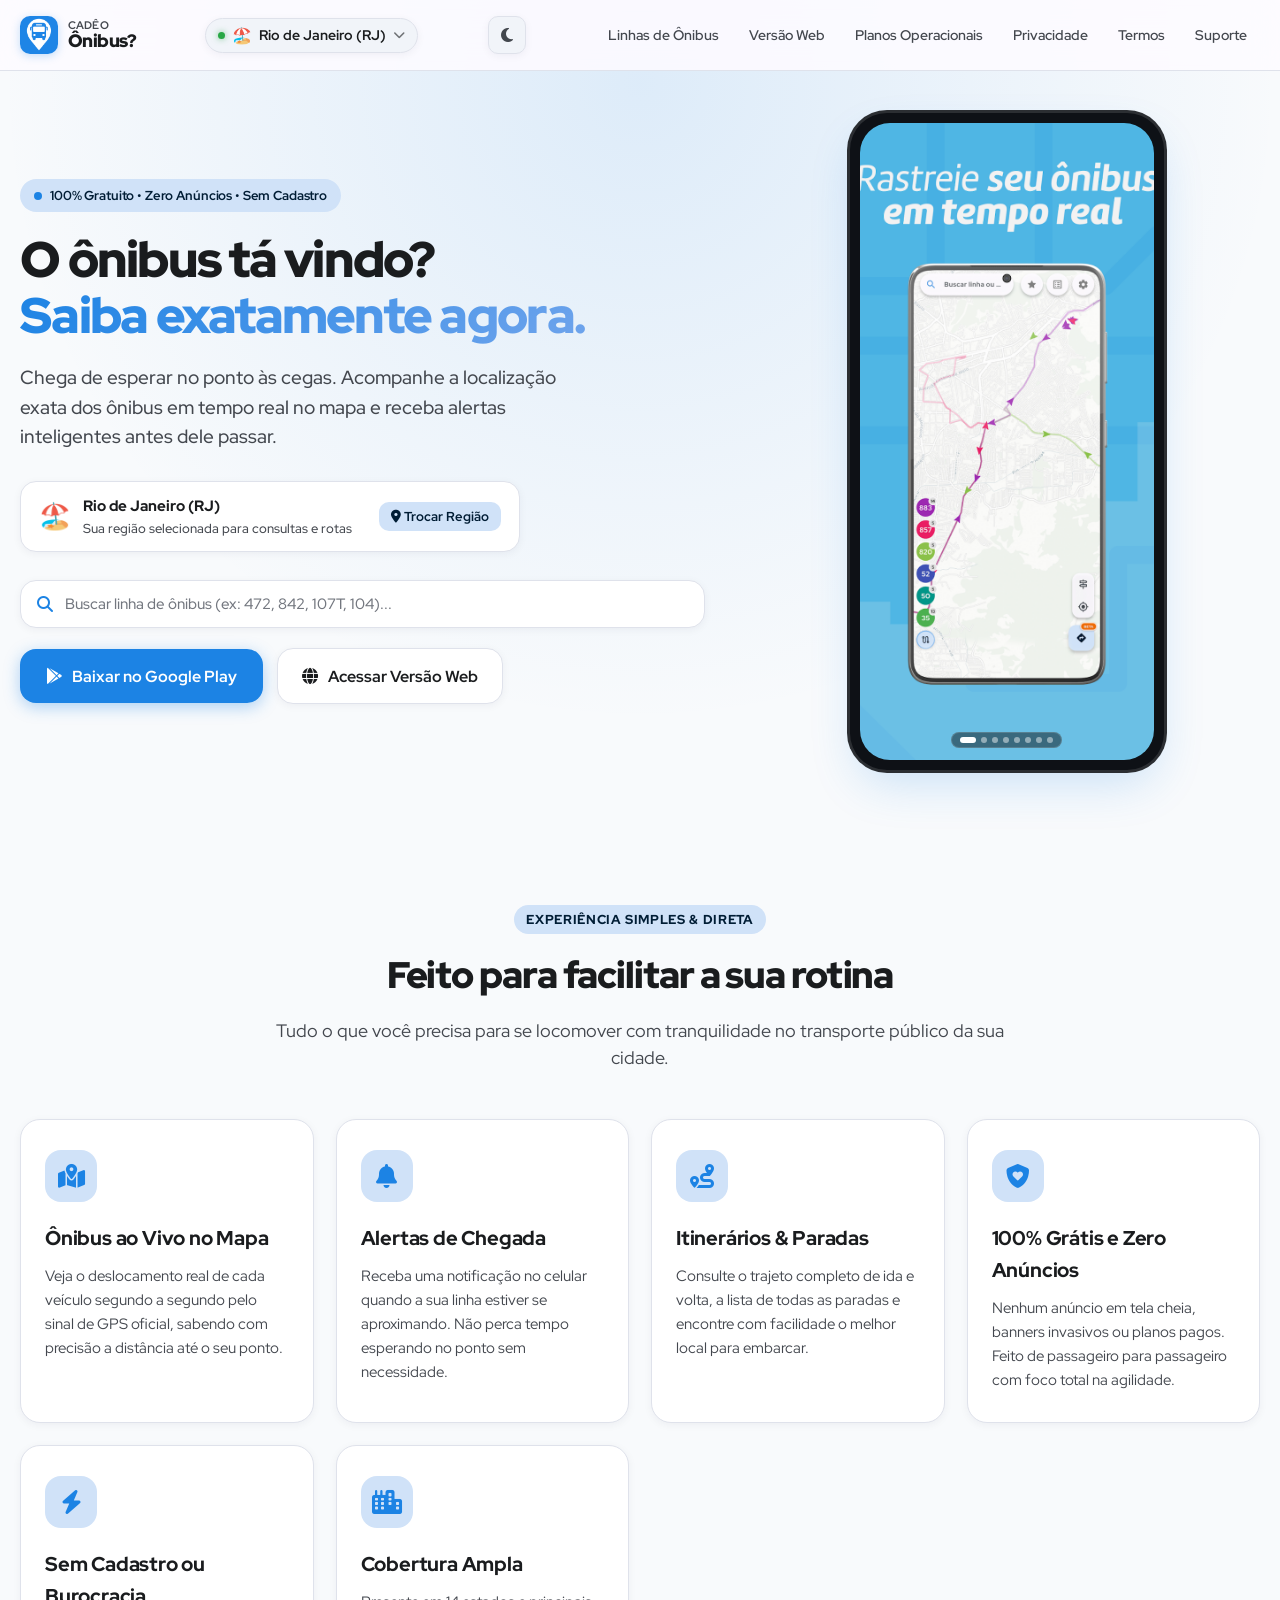
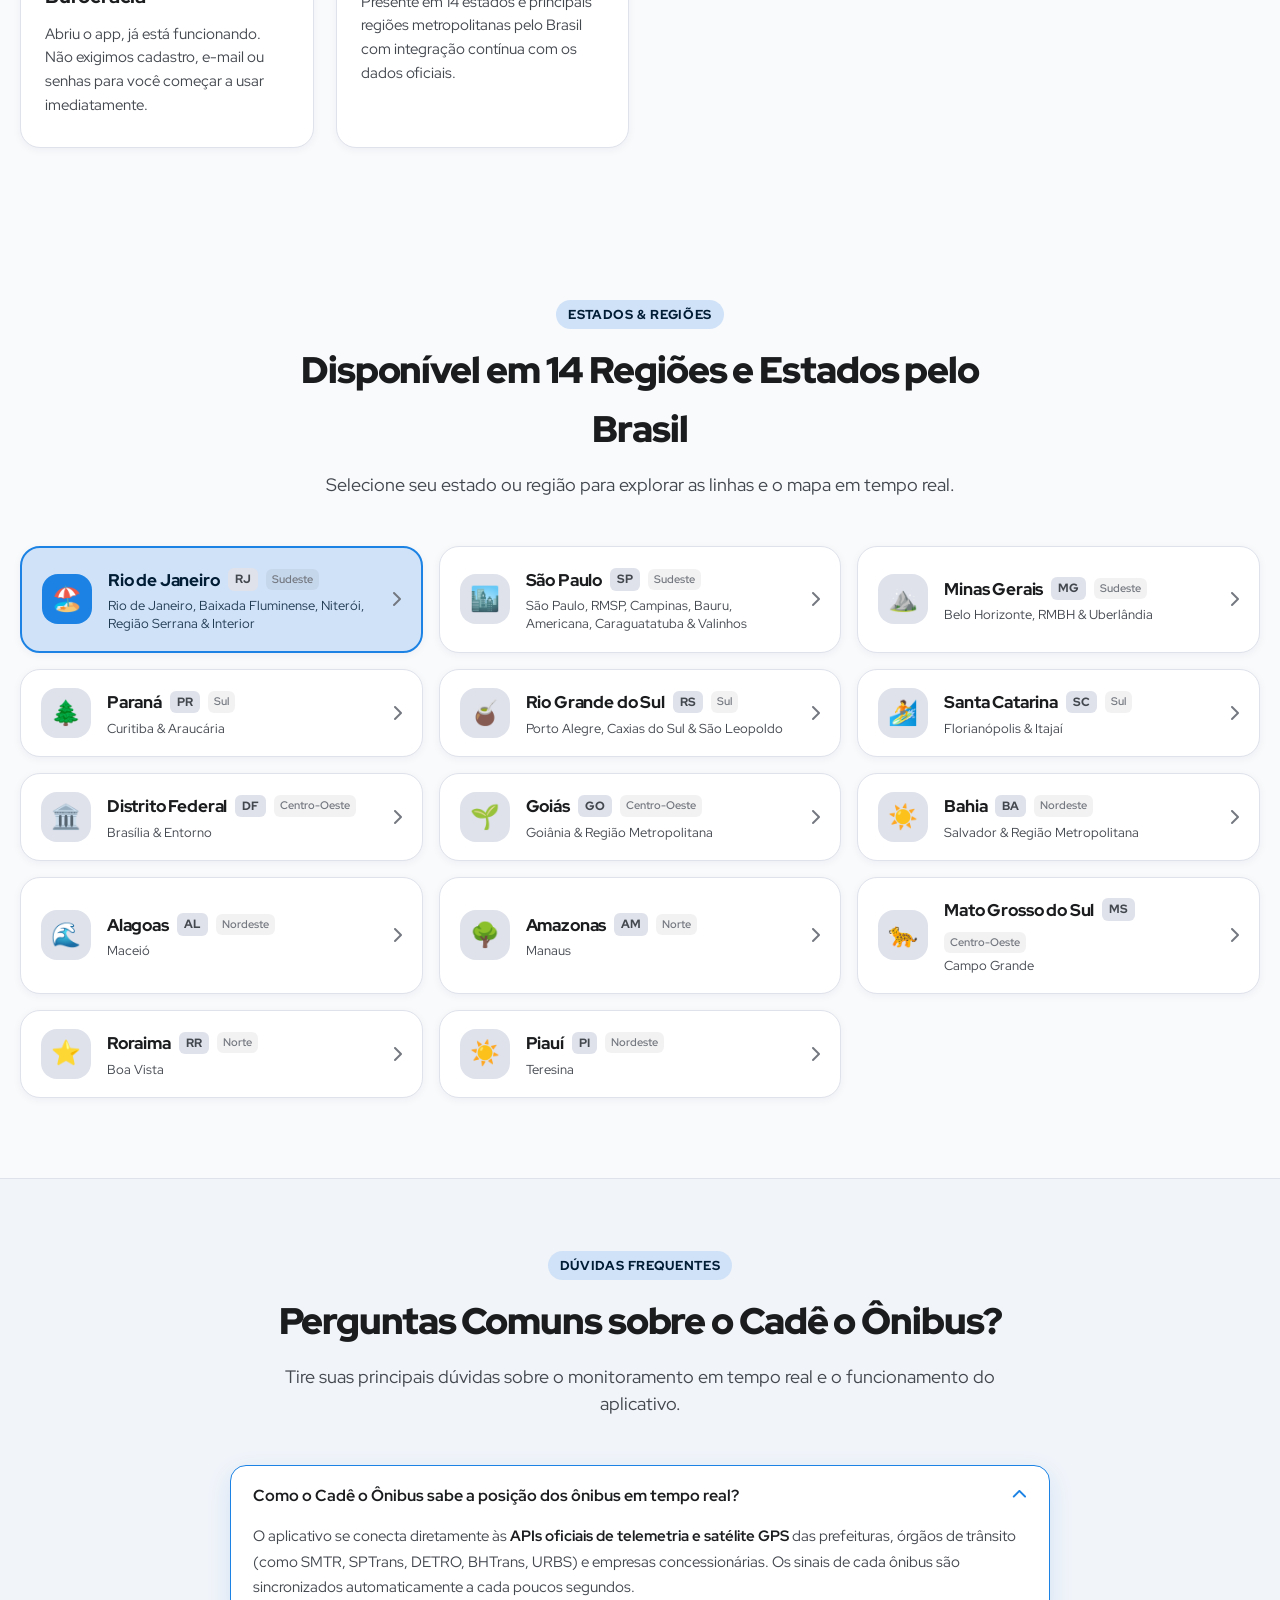
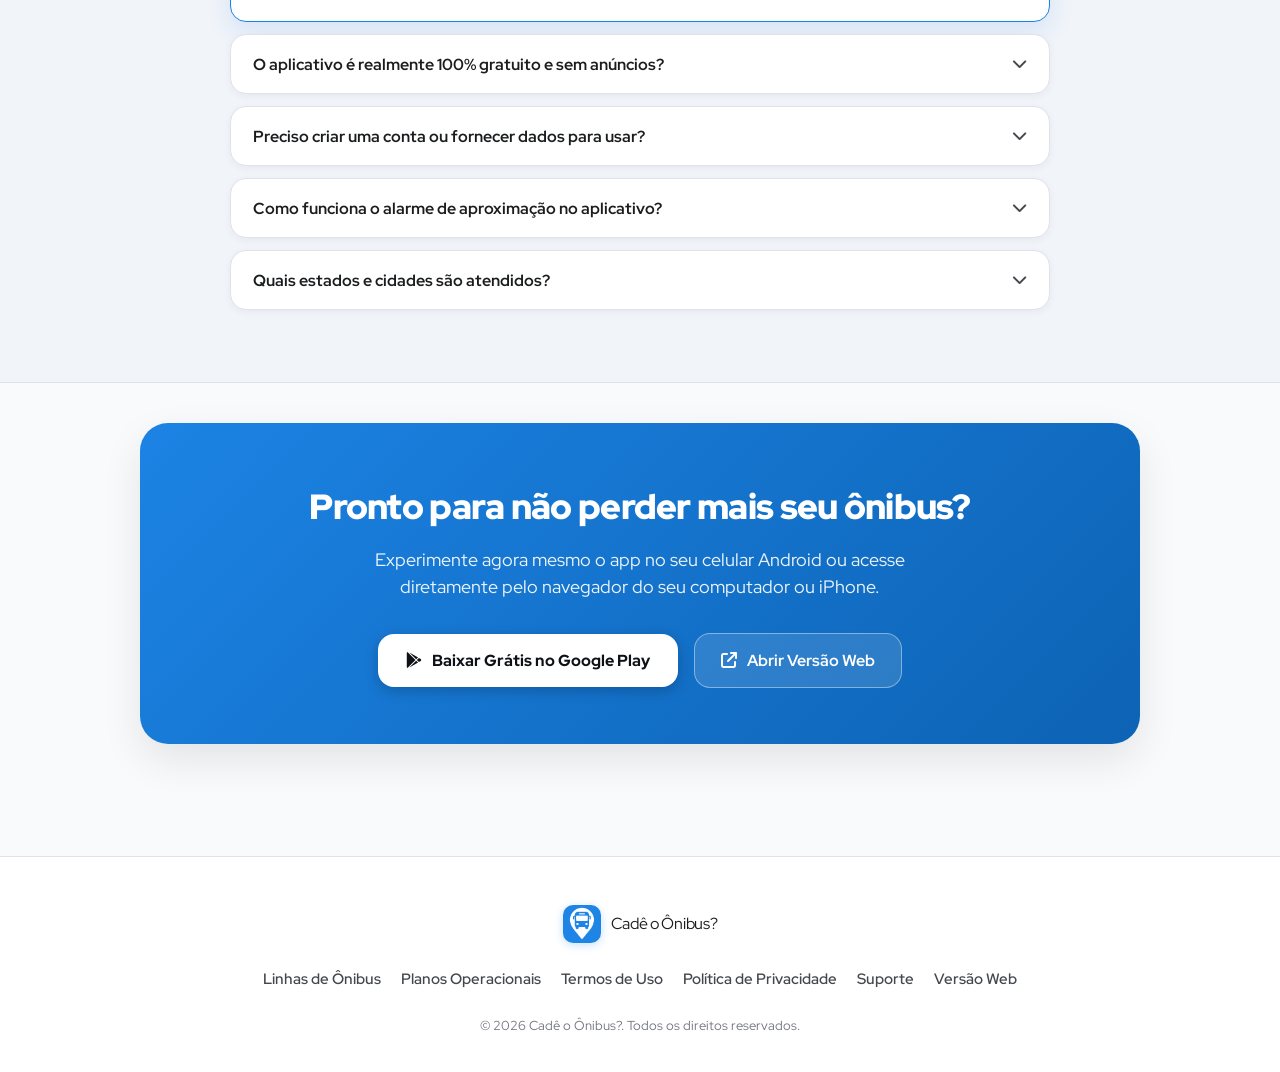
<file: index.html>
<!DOCTYPE html>
<html lang="pt-BR">

<head>
    <meta charset="utf-8" />
    <meta name="viewport" content="width=device-width, initial-scale=1" />
    <title>Cadê o Ônibus? — O seu aplicativo de transporte público em tempo real</title>
    <meta name="description"
        content="Acompanhe a localização dos ônibus em tempo real no mapa, confira horários, paradas e receba alertas de chegada. Grátis e sem anúncios para 26 regiões." />
    <meta name="keywords"
        content="onibus em tempo real, rastreamento gps onibus, horarios de onibus, linhas de onibus, rio de janeiro, sao paulo, belo horizonte, curitiba, cade o onibus" />

    <!-- Open Graph / Redes Sociais -->
    <meta property="og:site_name" content="Cadê o Ônibus?" />
    <meta property="og:type" content="website" />
    <meta property="og:title" content="Cadê o Ônibus? — Localização de Ônibus em Tempo Real" />
    <meta property="og:description"
        content="Saiba exatamente onde está o seu ônibus pelo mapa em tempo real. 100% gratuito e sem anúncios." />
    <meta property="og:url" content="https://cadeoonibus.com.br" />
    <meta property="og:image" content="https://web.cadeoonibus.api.br/og-image.jpg" />
    <meta property="og:locale" content="pt_BR" />

    <link rel="icon" type="image/png" href="app-logo.png" />
    <link rel="stylesheet" href="style.css" />

    <!-- Font Awesome -->
    <link rel="stylesheet" href="https://cdnjs.cloudflare.com/ajax/libs/font-awesome/6.5.1/css/all.min.css" />
</head>

<body>
    <!-- Header Integrado com Identidade Visual Flutter -->
    <header class="site-header">
        <div class="header-inner">
            <a class="brand" href="index.html" title="Página Inicial do Cadê o Ônibus?">
                <img src="app-logo.png" alt="Cadê o Ônibus?" />
                <div class="brand-text">
                    <span class="brand-pre">Cadê o</span>
                    <span class="brand-main">Ônibus?</span>
                </div>
            </a>

            <!-- Seletor de Região Ativa Global (Pill M3) -->
            <button class="header-region-pill" type="button" id="btn-header-region-selector"
                title="Trocar região / cidade">
                <span class="pill-dot"></span>
                <span class="pill-flag" id="header-region-flag">🏖️</span>
                <span class="pill-text" id="header-region-label">Rio de Janeiro (RJ)</span>
                <i class="fa-solid fa-chevron-down pill-chevron"></i>
            </button>

            <!-- Menu de Navegação (Sem botão de início redundante) -->
            <nav class="site-nav">
                <a href="linhas.html">Linhas de Ônibus</a>
                <a href="https://web.cadeoonibus.api.br" target="_blank">Versão Web</a>
                <a href="planos-operacionais.html" id="nav-planos-link">Planos Operacionais</a>
                <a href="privacidade.html">Privacidade</a>
                <a href="termos-uso.html">Termos</a>
                <a href="suporte.html">Suporte</a>
            </nav>
        </div>
    </header>

    <!-- Hero / Apresentação do App -->
    <section class="hero-wrap">
        <div class="hero-container">
            <!-- Conteúdo de Apresentação -->
            <div class="hero-content">
                <div class="hero-pill-badge">
                    <span class="dot"></span>
                    <span>100% Gratuito &bull; Zero Anúncios &bull; Sem Cadastro</span>
                </div>

                <h1 class="hero-title">
                    O ônibus tá vindo? <br />
                    <span class="highlight">Saiba exatamente agora.</span>
                </h1>

                <p class="hero-desc">
                    Chega de esperar no ponto às cegas. Acompanhe a localização exata dos ônibus em tempo real no mapa e
                    receba alertas inteligentes antes dele passar.
                </p>

                <!-- Card de Região Ativa com troca rápida -->
                <div class="hero-active-region-card">
                    <div class="region-indicator-left">
                        <span class="region-indicator-flag" id="home-hero-flag">🏖️</span>
                        <div class="region-indicator-info">
                            <h4 id="home-current-city-name">Rio de Janeiro (RJ)</h4>
                            <p>Sua região selecionada para consultas e rotas</p>
                        </div>
                    </div>
                    <button type="button" class="btn-change-region" data-open-region-modal>
                        <i class="fa-solid fa-location-dot"></i> Trocar Região
                    </button>
                </div>

                <!-- Busca Rápida de Linha na Home -->
                <div class="hero-search-box">
                    <div class="hero-search-input-wrap">
                        <i class="fa-solid fa-magnifying-glass search-icon"></i>
                        <input type="text" id="hero-search-input" class="hero-search-input"
                            placeholder="Buscar linha de ônibus (ex: 472, 842, 107T, 104)..." autocomplete="off" />
                    </div>
                    <div id="hero-search-dropdown" class="hero-search-dropdown">
                        <!-- Preenchido dinamicamente via JS -->
                    </div>
                </div>

                <!-- Botões de Ação / Download -->
                <div class="hero-actions">
                    <a class="btn-primary" href="https://play.google.com/store/apps/details?id=com.guialshy.cadeoonibus"
                        target="_blank">
                        <i class="fa-brands fa-google-play"></i> Baixar no Google Play
                    </a>
                    <a class="btn-secondary" href="https://web.cadeoonibus.api.br" target="_blank">
                        <i class="fa-solid fa-globe"></i> Acessar Versão Web
                    </a>
                </div>
            </div>

            <!-- Moldura do Smartphone com Slider Automático de Todos os Prints -->
            <div class="hero-visual">
                <div class="phone-mockup-wrapper" id="hero-phone-mockup">
                    <div class="phone-frame">
                        <div class="phone-screen">
                            <div class="phone-screen-slider" id="phone-slider">
                                <div class="phone-screen-slide active">
                                    <img src="img/screen-1.webp" alt="Tela 1 do aplicativo Cadê o Ônibus" />
                                </div>
                                <div class="phone-screen-slide">
                                    <img src="img/screen-2.webp" alt="Tela 2 do aplicativo Cadê o Ônibus" />
                                </div>
                                <div class="phone-screen-slide">
                                    <img src="img/screen-3.webp" alt="Tela 3 do aplicativo Cadê o Ônibus" />
                                </div>
                                <div class="phone-screen-slide">
                                    <img src="img/screen-4.webp" alt="Tela 4 do aplicativo Cadê o Ônibus" />
                                </div>
                                <div class="phone-screen-slide">
                                    <img src="img/screen-5.webp" alt="Tela 5 do aplicativo Cadê o Ônibus" />
                                </div>
                                <div class="phone-screen-slide">
                                    <img src="img/screen-6.webp" alt="Tela 6 do aplicativo Cadê o Ônibus" />
                                </div>
                                <div class="phone-screen-slide">
                                    <img src="img/screen-7.webp" alt="Tela 7 do aplicativo Cadê o Ônibus" />
                                </div>
                                <div class="phone-screen-slide">
                                    <img src="img/screen-8.webp" alt="Tela 8 do aplicativo Cadê o Ônibus" />
                                </div>
                            </div>

                            <!-- Controles / Indicador de Slides -->
                            <div class="phone-slider-controls">
                                <div class="phone-slider-pill" id="slider-dots-container">
                                    <button class="phone-slider-dot active" data-slide="0"
                                        aria-label="Slide 1"></button>
                                    <button class="phone-slider-dot" data-slide="1" aria-label="Slide 2"></button>
                                    <button class="phone-slider-dot" data-slide="2" aria-label="Slide 3"></button>
                                    <button class="phone-slider-dot" data-slide="3" aria-label="Slide 4"></button>
                                    <button class="phone-slider-dot" data-slide="4" aria-label="Slide 5"></button>
                                    <button class="phone-slider-dot" data-slide="5" aria-label="Slide 6"></button>
                                    <button class="phone-slider-dot" data-slide="6" aria-label="Slide 7"></button>
                                    <button class="phone-slider-dot" data-slide="7" aria-label="Slide 8"></button>
                                </div>
                            </div>
                        </div>
                    </div>
                </div>
            </div>
        </div>
    </section>

    <!-- Diferenciais e Funcionalidades Principais -->
    <section class="section">
        <div class="section-head">
            <span class="section-eyebrow">Experiência Simples & Direta</span>
            <h2>Feito para facilitar a sua rotina</h2>
            <p>Tudo o que você precisa para se locomover com tranquilidade no transporte público da sua cidade.</p>
        </div>

        <div class="features-grid">
            <div class="benefit-card">
                <div class="benefit-icon">
                    <i class="fa-solid fa-map-location-dot"></i>
                </div>
                <h3>Ônibus ao Vivo no Mapa</h3>
                <p>Veja o deslocamento real de cada veículo segundo a segundo pelo sinal de GPS oficial, sabendo com
                    precisão a distância até o seu ponto.</p>
            </div>

            <div class="benefit-card">
                <div class="benefit-icon">
                    <i class="fa-solid fa-bell-ring fa-bell"></i>
                </div>
                <h3>Alertas de Chegada</h3>
                <p>Receba uma notificação no celular quando a sua linha estiver se aproximando. Não perca tempo
                    esperando no ponto sem necessidade.</p>
            </div>

            <div class="benefit-card">
                <div class="benefit-icon">
                    <i class="fa-solid fa-route"></i>
                </div>
                <h3>Itinerários & Paradas</h3>
                <p>Consulte o trajeto completo de ida e volta, a lista de todas as paradas e encontre com facilidade o
                    melhor local para embarcar.</p>
            </div>

            <div class="benefit-card">
                <div class="benefit-icon">
                    <i class="fa-solid fa-shield-heart"></i>
                </div>
                <h3>100% Grátis e Zero Anúncios</h3>
                <p>Nenhum anúncio em tela cheia, banners invasivos ou planos pagos. Feito de passageiro para passageiro
                    com foco total na agilidade.</p>
            </div>

            <div class="benefit-card">
                <div class="benefit-icon">
                    <i class="fa-solid fa-bolt"></i>
                </div>
                <h3>Sem Cadastro ou Burocracia</h3>
                <p>Abriu o app, já está funcionando. Não exigimos cadastro, e-mail ou senhas para você começar a usar
                    imediatamente.</p>
            </div>

            <div class="benefit-card">
                <div class="benefit-icon">
                    <i class="fa-solid fa-city"></i>
                </div>
                <h3>Cobertura Ampla</h3>
                <p>Presente em 14 estados e principais regiões metropolitanas pelo Brasil com integração contínua com os
                    dados oficiais.</p>
            </div>
        </div>
    </section>

    <!-- Seção de Estados e Cidades Atendidas (Idêntico ao App Flutter) -->
    <section class="coverage-section">
        <div class="section-head">
            <span class="section-eyebrow">Estados & Regiões</span>
            <h2>Disponível em 14 Regiões e Estados pelo Brasil</h2>
            <p>Selecione seu estado ou região para explorar as linhas e o mapa em tempo real.</p>
        </div>

        <!-- Grid de Polos Regionais (Idêntico ao CityPickerSheet) -->
        <div class="state-hubs-grid" id="home-state-hubs-container">
            <!-- Renderizado dinamicamente com os 14 polos estaduais do Flutter -->
        </div>
    </section>

    <!-- Perguntas Frequentes (FAQ Geral) -->
    <section class="section" style="background: var(--surface-container-low); border-top: 1px solid var(--surface-border); border-bottom: 1px solid var(--surface-border);">
        <div class="section-head">
            <span class="section-eyebrow">Dúvidas Frequentes</span>
            <h2>Perguntas Comuns sobre o Cadê o Ônibus?</h2>
            <p>Tire suas principais dúvidas sobre o monitoramento em tempo real e o funcionamento do aplicativo.</p>
        </div>

        <div style="max-width: 820px; margin: 0 auto;">
            <div class="faq-accordion">
                <div class="faq-item open">
                    <button type="button" class="faq-question">
                        <span>Como o Cadê o Ônibus sabe a posição dos ônibus em tempo real?</span>
                        <i class="fa-solid fa-chevron-down faq-chevron"></i>
                    </button>
                    <div class="faq-answer">
                        <p>O aplicativo se conecta diretamente às <strong>APIs oficiais de telemetria e satélite GPS</strong> das prefeituras, órgãos de trânsito (como SMTR, SPTrans, DETRO, BHTrans, URBS) e empresas concessionárias. Os sinais de cada ônibus são sincronizados automaticamente a cada poucos segundos.</p>
                    </div>
                </div>
                <div class="faq-item">
                    <button type="button" class="faq-question">
                        <span>O aplicativo é realmente 100% gratuito e sem anúncios?</span>
                        <i class="fa-solid fa-chevron-down faq-chevron"></i>
                    </button>
                    <div class="faq-answer">
                        <p><strong>Sim!</strong> O Cadê o Ônibus foi criado de passageiro para passageiro com o compromisso de nunca exibir anúncios intrusivos em tela cheia nem cobrar mensalidades para recursos essenciais de transporte público.</p>
                    </div>
                </div>
                <div class="faq-item">
                    <button type="button" class="faq-question">
                        <span>Preciso criar uma conta ou fornecer dados para usar?</span>
                        <i class="fa-solid fa-chevron-down faq-chevron"></i>
                    </button>
                    <div class="faq-answer">
                        <p><strong>Não!</strong> Você não precisa fazer nenhum tipo de cadastro, login ou fornecer e-mail/telefone. Basta abrir o site ou app e consultar as linhas imediatamente.</p>
                    </div>
                </div>
                <div class="faq-item">
                    <button type="button" class="faq-question">
                        <span>Como funciona o alarme de aproximação no aplicativo?</span>
                        <i class="fa-solid fa-chevron-down faq-chevron"></i>
                    </button>
                    <div class="faq-answer">
                        <p>No aplicativo móvel, você pode definir um alarme na parada de sua preferência. O app monitora a aproximação dos ônibus pelo GPS e envia uma notificação no seu celular quando o ônibus estiver a poucos minutos ou centenas de metros do seu ponto.</p>
                    </div>
                </div>
                <div class="faq-item">
                    <button type="button" class="faq-question">
                        <span>Quais estados e cidades são atendidos?</span>
                        <i class="fa-solid fa-chevron-down faq-chevron"></i>
                    </button>
                    <div class="faq-answer">
                        <p>Atualmente oferecemos cobertura completa para <strong>14 estados e 26 regiões metropolitanas</strong>, incluindo Rio de Janeiro (Capital, Baixada e Intermunicipal), São Paulo (SPTrans e EMTU), Belo Horizonte, Curitiba, Brasília, Porto Alegre, Florianópolis, Salvador e muito mais.</p>
                    </div>
                </div>
            </div>
        </div>
    </section>

    <!-- Banner de Download e Acesso Web -->
    <section class="section" style="padding-top: 0;">
        <div class="download-banner">
            <h2>Pronto para não perder mais seu ônibus?</h2>
            <p>Experimente agora mesmo o app no seu celular Android ou acesse diretamente pelo navegador do seu
                computador ou iPhone.</p>

            <div class="cta-row">
                <a class="btn-white" href="https://play.google.com/store/apps/details?id=com.guialshy.cadeoonibus"
                    target="_blank">
                    <i class="fa-brands fa-google-play"></i> Baixar Grátis no Google Play
                </a>
                <a class="btn-outline-white" href="https://web.cadeoonibus.api.br" target="_blank">
                    <i class="fa-solid fa-arrow-up-right-from-square"></i> Abrir Versão Web
                </a>
            </div>
        </div>
    </section>

    <!-- Rodapé -->
    <footer class="site-footer">
        <div class="footer-inner">
            <a class="brand" href="index.html">
                <img src="app-logo.png" alt="Cadê o Ônibus?" /> Cadê o Ônibus?
            </a>
            <div class="footer-links">
                <a href="linhas.html">Linhas de Ônibus</a>
                <a href="planos-operacionais.html">Planos Operacionais</a>
                <a href="termos-uso.html">Termos de Uso</a>
                <a href="privacidade.html">Política de Privacidade</a>
                <a href="suporte.html">Suporte</a>
                <a href="https://web.cadeoonibus.api.br" target="_blank">Versão Web</a>
            </div>
            <div class="copyright">© 2026 Cadê o Ônibus?. Todos os direitos reservados.</div>
        </div>
    </footer>

    <!-- Scripts do Sistema de Região e Interações da Home -->
    <script type="module">
        import { STATE_HUBS, CITIES_CONFIG } from './js/cities-config.js';
        import { regionManager } from './js/region-manager.js';

        // Renderiza os Cards de Estados no mesmo formato do Flutter
        function renderHomeStateHubs() {
            const container = document.getElementById('home-state-hubs-container');
            if (!container) return;

            const activeKey = regionManager.getActiveCity();

            container.innerHTML = STATE_HUBS.map(hub => {
                const isSelected = hub.key === activeKey || (hub.citiesKeys && hub.citiesKeys.includes(activeKey));

                return `
                    <div class="state-hub-card ${isSelected ? 'active-selected' : ''}" data-hub-key="${hub.key}">
                        <div class="state-hub-icon-wrap">
                            <span>${hub.flag}</span>
                        </div>
                        <div class="state-hub-details">
                            <div class="state-hub-title-row">
                                <span class="state-hub-name">${hub.stateFullName}</span>
                                <span class="state-hub-uf-badge">${hub.stateUf}</span>
                                <span class="state-hub-macro-badge">${hub.macroRegion}</span>
                            </div>
                            <p class="state-hub-subtitle">${hub.coverageSubtitle}</p>
                        </div>
                        <i class="fa-solid fa-chevron-right state-hub-arrow"></i>
                    </div>
                `;
            }).join('');

            // Adiciona listeners para selecionar a região e navegar para a aba de linhas
            container.querySelectorAll('.state-hub-card').forEach(card => {
                card.addEventListener('click', () => {
                    const hubKey = card.getAttribute('data-hub-key');
                    regionManager.setCity(hubKey);
                    // Abre diretamente a aba de linhas da região selecionada
                    window.location.href = `linhas.html?cidade=${hubKey}`;
                });
            });
        }

        // Slider automático do mockup do smartphone
        function setupPhoneSlider() {
            const slides = document.querySelectorAll('.phone-screen-slide');
            const dots = document.querySelectorAll('.phone-slider-dot');
            const mockup = document.getElementById('hero-phone-mockup');
            if (slides.length === 0) return;

            let currentIdx = 0;
            let timer = null;

            function goToSlide(idx) {
                currentIdx = (idx + slides.length) % slides.length;
                slides.forEach((s, i) => {
                    if (i === currentIdx) {
                        s.classList.add('active');
                    } else {
                        s.classList.remove('active');
                    }
                });
                dots.forEach((d, i) => {
                    if (i === currentIdx) {
                        d.classList.add('active');
                    } else {
                        d.classList.remove('active');
                    }
                });
            }

            function startTimer() {
                if (timer) clearInterval(timer);
                timer = setInterval(() => {
                    goToSlide(currentIdx + 1);
                }, 3500); // 3.5 segundos por slide
            }

            function stopTimer() {
                if (timer) clearInterval(timer);
            }

            dots.forEach(dot => {
                dot.addEventListener('click', (e) => {
                    e.stopPropagation();
                    const idx = parseInt(dot.getAttribute('data-slide'), 10);
                    if (!isNaN(idx)) {
                        goToSlide(idx);
                        startTimer();
                    }
                });
            });

            if (mockup) {
                mockup.addEventListener('mouseenter', stopTimer);
                mockup.addEventListener('mouseleave', startTimer);

                // Suporte a swipe de toque no celular
                let touchStartX = 0;
                let touchEndX = 0;
                mockup.addEventListener('touchstart', (e) => {
                    touchStartX = e.changedTouches[0].screenX;
                    stopTimer();
                }, { passive: true });

                mockup.addEventListener('touchend', (e) => {
                    touchEndX = e.changedTouches[0].screenX;
                    const diff = touchStartX - touchEndX;
                    if (Math.abs(diff) > 35) {
                        if (diff > 0) {
                            goToSlide(currentIdx + 1); // Swipe esquerda -> próximo
                        } else {
                            goToSlide(currentIdx - 1); // Swipe direita -> anterior
                        }
                    }
                    startTimer();
                }, { passive: true });
            }

            startTimer();
        }

        // Atualiza a interface quando a região muda
        window.addEventListener('cobusao-region-changed', (e) => {
            const config = e.detail.config;
            const flagEl = document.getElementById('home-hero-flag');
            const cityEl = document.getElementById('home-current-city-name');
            if (flagEl) flagEl.textContent = config.flag || '📍';
            if (cityEl) cityEl.textContent = `${config.name} (${config.state})`;
            renderHomeStateHubs();
        });

        document.addEventListener('DOMContentLoaded', () => {
            renderHomeStateHubs();
            setupPhoneSlider();
            const config = regionManager.getActiveConfig();
            const flagEl = document.getElementById('home-hero-flag');
            const cityEl = document.getElementById('home-current-city-name');
            if (flagEl) flagEl.textContent = config.flag || '📍';
            if (cityEl) cityEl.textContent = `${config.name} (${config.state})`;
        });
    </script>
</body>

</html>
</file>
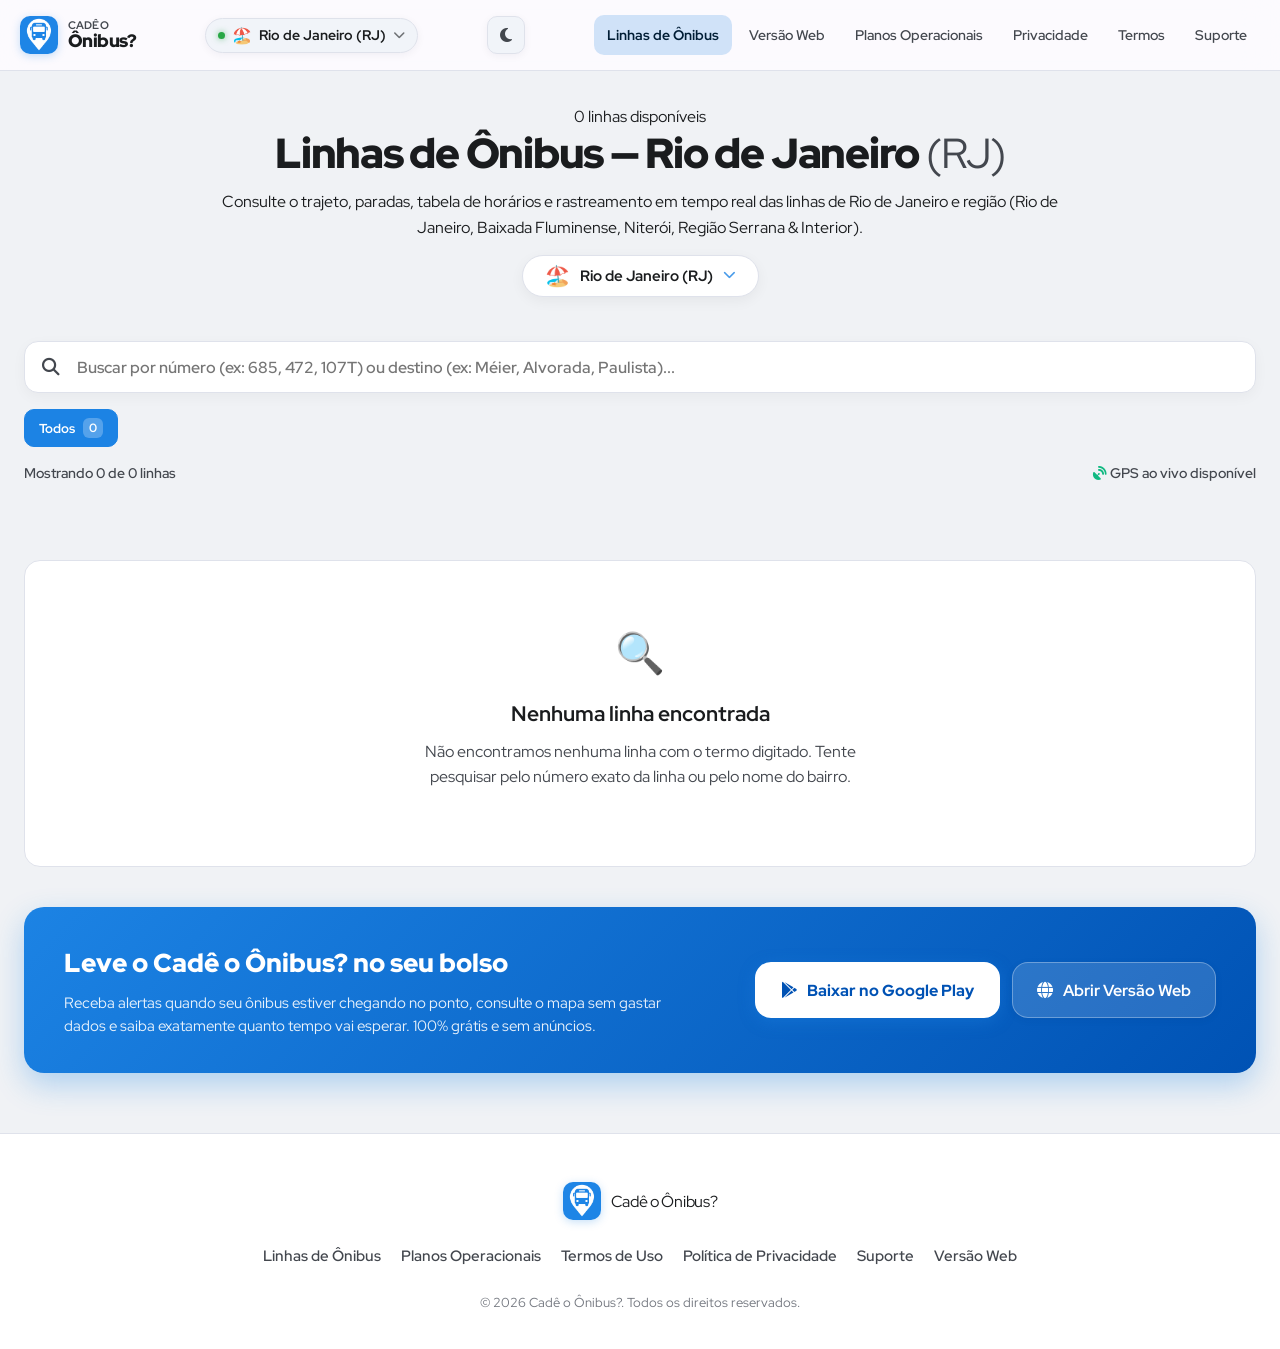
<file: linhas.html>
<!DOCTYPE html>
<html lang="pt-BR">

<head>
    <meta charset="utf-8" />
    <meta name="viewport" content="width=device-width, initial-scale=1" />
    <title>Linhas de Ônibus — Cadê o Ônibus?</title>
    <meta name="description"
        content="Consulte o catálogo completo de linhas de ônibus municipais e intermunicipais do Rio de Janeiro, São Paulo, BH, Curitiba, Brasília e mais 20 cidades. Trajeto no mapa e rastreamento em tempo real." />
    <meta name="keywords"
        content="linhas de onibus, itinerario onibus, onibus tempo real, mapa de onibus, rio de janeiro, sao paulo, curitiba, belo horizonte, cade o onibus" />

    <meta property="og:site_name" content="Cadê o Ônibus?" />
    <meta property="og:type" content="website" />
    <meta property="og:title" content="Linhas de Ônibus e Trajetos em Tempo Real — Cadê o Ônibus?" />
    <meta property="og:description"
        content="Veja todas as linhas de ônibus da sua cidade, itinerários, pontos de parada e onde os ônibus estão agora pelo GPS." />
    <meta property="og:url" content="https://cadeoonibus.com.br/linhas.html" />
    <meta property="og:image" content="https://web.cadeoonibus.api.br/og-image.jpg" />
    <meta property="og:locale" content="pt_BR" />

    <link rel="icon" type="image/png" href="app-logo.png" />
    <link rel="stylesheet" href="style.css" />
    <link rel="stylesheet" href="css/linhas.css" />

    <!-- Font Awesome -->
    <link rel="stylesheet" href="https://cdnjs.cloudflare.com/ajax/libs/font-awesome/6.5.1/css/all.min.css" />
</head>

<body>
    <!-- Header Integrado -->
    <header class="site-header">
        <div class="header-inner">
            <a class="brand" href="index.html" title="Página Inicial do Cadê o Ônibus?">
                <img src="app-logo.png" alt="Cadê o Ônibus?" />
                <div class="brand-text">
                    <span class="brand-pre">Cadê o</span>
                    <span class="brand-main">Ônibus?</span>
                </div>
            </a>

            <button class="header-region-pill" type="button" id="btn-header-region-selector"
                title="Trocar região / cidade">
                <span class="pill-dot"></span>
                <span class="pill-flag" id="header-region-flag">🏖️</span>
                <span class="pill-text" id="header-region-label">Rio de Janeiro (RJ)</span>
                <i class="fa-solid fa-chevron-down pill-chevron"></i>
            </button>

            <nav class="site-nav">
                <a class="active" href="linhas.html">Linhas de Ônibus</a>
                <a href="https://web.cadeoonibus.api.br" target="_blank">Versão Web</a>
                <a href="planos-operacionais.html" id="nav-planos-link">Planos Operacionais</a>
                <a href="privacidade.html">Privacidade</a>
                <a href="termos-uso.html">Termos</a>
                <a href="suporte.html">Suporte</a>
            </nav>
        </div>
    </header>

    <!-- Conteúdo Principal -->
    <main class="linhas-container">
        <!-- Hero Section com Seletor de Cidades -->
        <section class="linhas-hero">
            <div class="linhas-hero-eyebrow">
                <span class="dot"></span>
                <span id="total-lines-badge">Monitoramento em Tempo Real</span>
            </div>
            <h1 id="hero-title">Linhas de Ônibus</h1>
            <p id="hero-desc">Consulte o trajeto, paradas, tabela de horários e rastreamento em tempo real dos ônibus.
            </p>

            <div class="city-selector-bar">
                <button class="city-select-btn" id="btn-open-city-modal" type="button" data-open-region-modal>
                    <span class="city-flag-icon" id="hero-city-flag">📍</span>
                    <span id="current-city-name">Rio de Janeiro (RJ)</span>
                    <i class="fa-solid fa-chevron-down chevron-icon"></i>
                </button>
            </div>
        </section>

        <!-- Painel de Linhas Salvas / Favoritas -->
        <div id="favorite-lines-panel" class="favorite-lines-panel" style="display: none;">
            <div class="favorite-panel-header">
                <i class="fa-solid fa-star" style="color: #F59E0B;"></i>
                <span>Suas Linhas Salvas</span>
            </div>
            <div class="favorite-lines-chips" id="favorite-lines-chips"></div>
        </div>

        <!-- Barra Sticky de Pesquisa e Filtros -->
        <section class="filter-sticky-panel">
            <div class="search-input-wrapper">
                <i class="fa-solid fa-magnifying-glass fa-search"></i>
                <input type="text" id="search-input"
                    placeholder="Buscar por número (ex: 685, 472, 107T) ou destino (ex: Méier, Alvorada, Paulista)..."
                    autocomplete="off" spellcheck="false" />
                <button type="button" class="search-clear-btn" id="search-clear-btn" title="Limpar busca">
                    <i class="fa-solid fa-xmark"></i>
                </button>
            </div>

            <div class="filters-row">
                <div class="consortium-filter-pills" id="consortium-pills">
                    <!-- Gerado via JS: Intersul, Internorte, Transcarioca, SPTrans Noroeste... -->
                </div>
            </div>

            <div class="results-meta-bar">
                <span id="results-count">Carregando linhas...</span>
                <span><i class="fa-solid fa-satellite-dish" style="color: var(--line-live-green);"></i> GPS ao vivo
                    disponível</span>
            </div>
        </section>

        <!-- Grid de Linhas -->
        <section class="lines-grid" id="lines-grid">
            <!-- Cards gerados dinamicamente via JS -->
        </section>

        <!-- Estado Vazio (Nenhum resultado) -->
        <div id="lines-empty"
            style="display: none; text-align: center; padding: 60px 20px; background: var(--line-card-bg); border-radius: 16px; border: 1px solid var(--surface-border); margin-bottom: 40px;">
            <div style="font-size: 2.5rem; margin-bottom: 12px;">🔍</div>
            <h3 style="font-size: 1.3rem; margin-bottom: 8px;">Nenhuma linha encontrada</h3>
            <p style="color: var(--text-muted); max-width: 480px; margin: 0 auto 16px;">
                Não encontramos nenhuma linha com o termo digitado. Tente pesquisar pelo número exato da linha ou pelo
                nome do bairro.
            </p>
        </div>

        <!-- Botão Carregar Mais -->
        <div style="text-align: center; margin-bottom: 40px;">
            <button class="btn-primary" id="btn-load-more"
                style="display: none; padding: 12px 28px; font-size: 0.95rem;">
                Carregar mais linhas
            </button>
        </div>

        <!-- Banner Promocional do App Mobile -->
        <section class="app-promo-card">
            <div class="app-promo-content">
                <h3>Leve o Cadê o Ônibus? no seu bolso</h3>
                <p>Receba alertas quando seu ônibus estiver chegando no ponto, consulte o mapa sem gastar dados e saiba
                    exatamente quanto tempo vai esperar. 100% grátis e sem anúncios.</p>
            </div>
            <div class="app-promo-cta-row">
                <a class="btn-primary" href="https://play.google.com/store/apps/details?id=com.guialshy.cadeoonibus"
                    target="_blank">
                    <i class="fa-brands fa-google-play"></i> Baixar no Google Play
                </a>
                <a class="btn-secondary" href="https://web.cadeoonibus.api.br" target="_blank">
                    <i class="fa-solid fa-globe"></i> Abrir Versão Web
                </a>
            </div>
        </section>
    </main>

    <!-- Modal de Seleção de Cidades -->
    <div class="city-modal-backdrop" id="city-modal">
        <div class="city-modal">
            <div class="city-modal-header">
                <h3><i class="fa-solid fa-map-location-dot" style="color: var(--primary);"></i> Selecionar Cidade ou
                    Região</h3>
                <button type="button" class="city-modal-close" id="btn-close-city-modal" aria-label="Fechar">
                    <i class="fa-solid fa-xmark"></i>
                </button>
            </div>
            <div class="city-modal-body">
                <input type="text" class="city-modal-search" id="modal-city-search"
                    placeholder="Buscar cidade ou estado (ex: Rio, São Paulo, Curitiba, MG)..." />
                <div id="city-modal-groups">
                    <!-- Gerado dinamicamente via JS -->
                </div>
            </div>
        </div>
    </div>

    <!-- Rodapé -->
    <footer class="site-footer">
        <div class="footer-inner">
            <a class="brand" href="index.html">
                <img src="app-logo.png" alt="Cadê o Ônibus?" /> Cadê o Ônibus?
            </a>
            <div class="footer-links">
                <a href="linhas.html">Linhas de Ônibus</a>
                <a href="planos-operacionais.html">Planos Operacionais</a>
                <a href="termos-uso.html">Termos de Uso</a>
                <a href="privacidade.html">Política de Privacidade</a>
                <a href="suporte.html">Suporte</a>
                <a href="https://web.cadeoonibus.api.br" target="_blank">Versão Web</a>
            </div>
            <div class="copyright">© 2026 Cadê o Ônibus?. Todos os direitos reservados.</div>
        </div>
    </footer>

    <!-- Scripts -->
    <script type="module" src="js/linhas.js"></script>
</body>

</html>
</file>
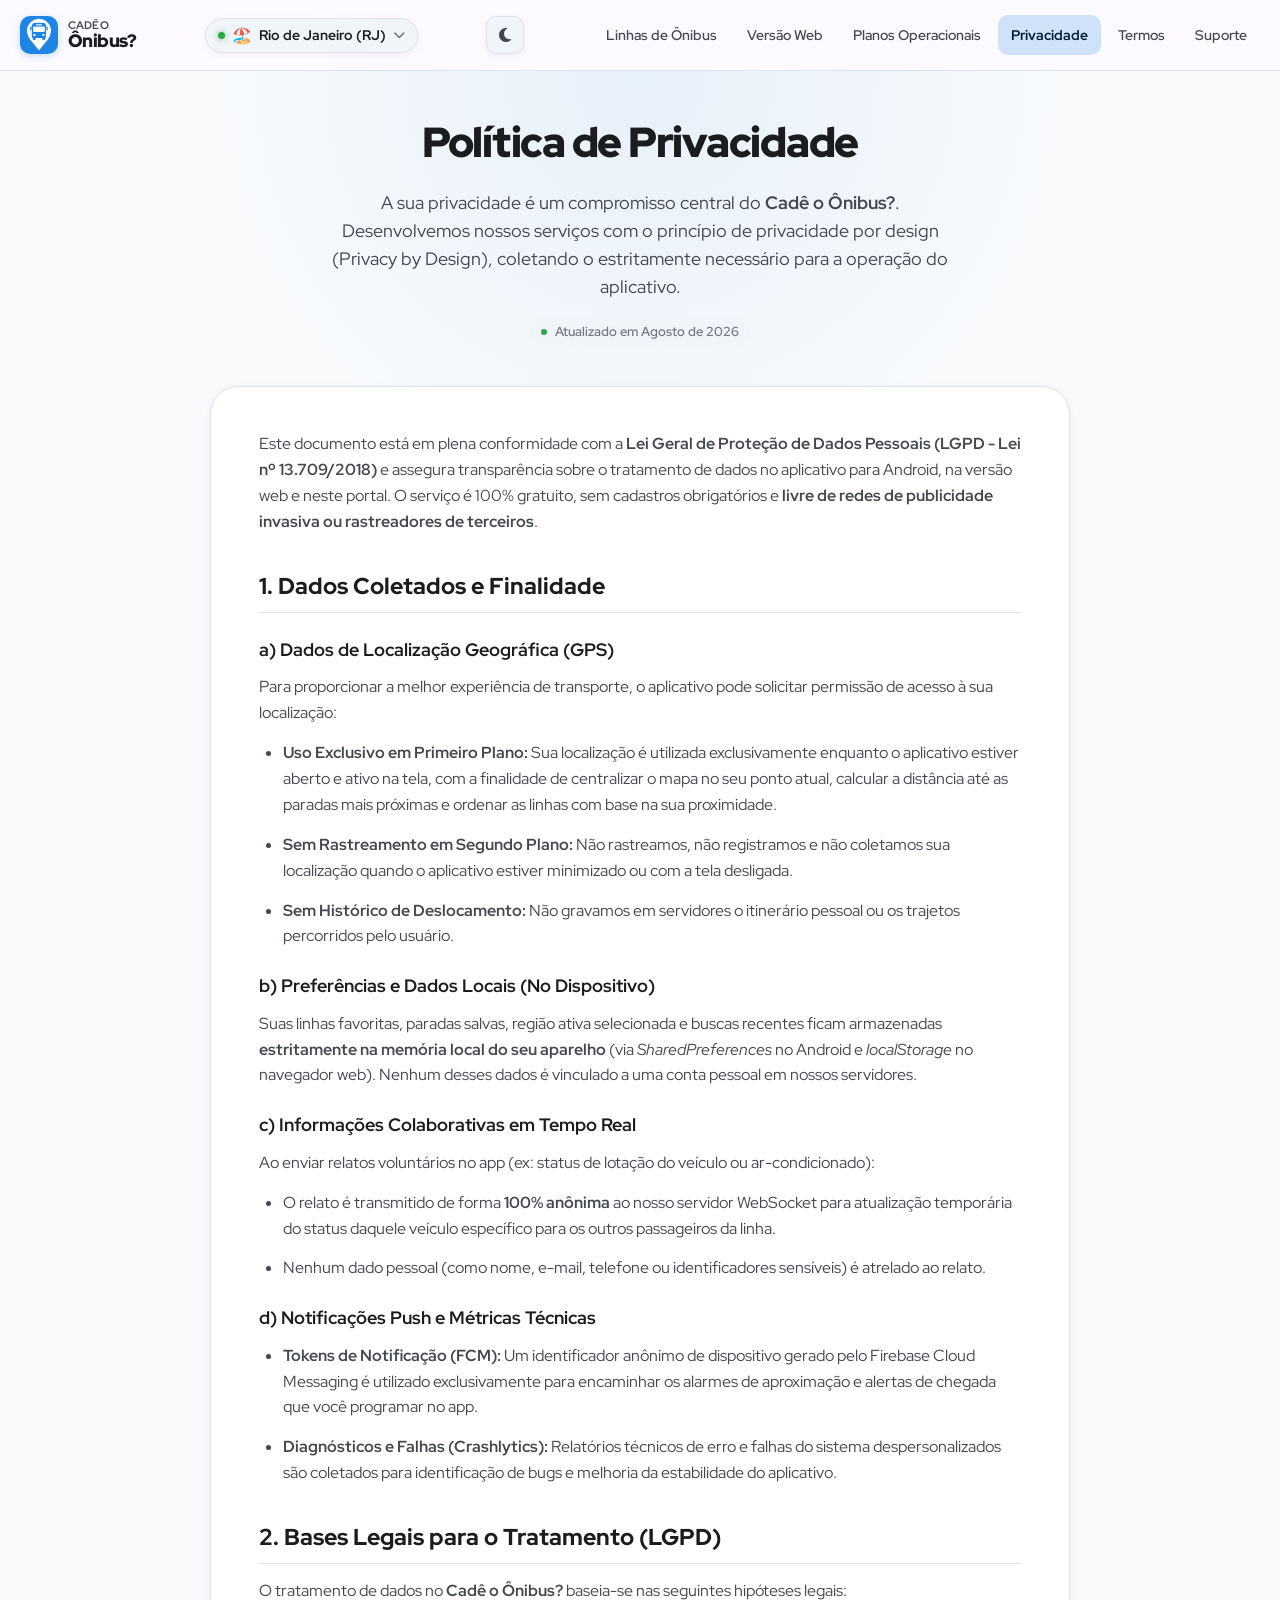
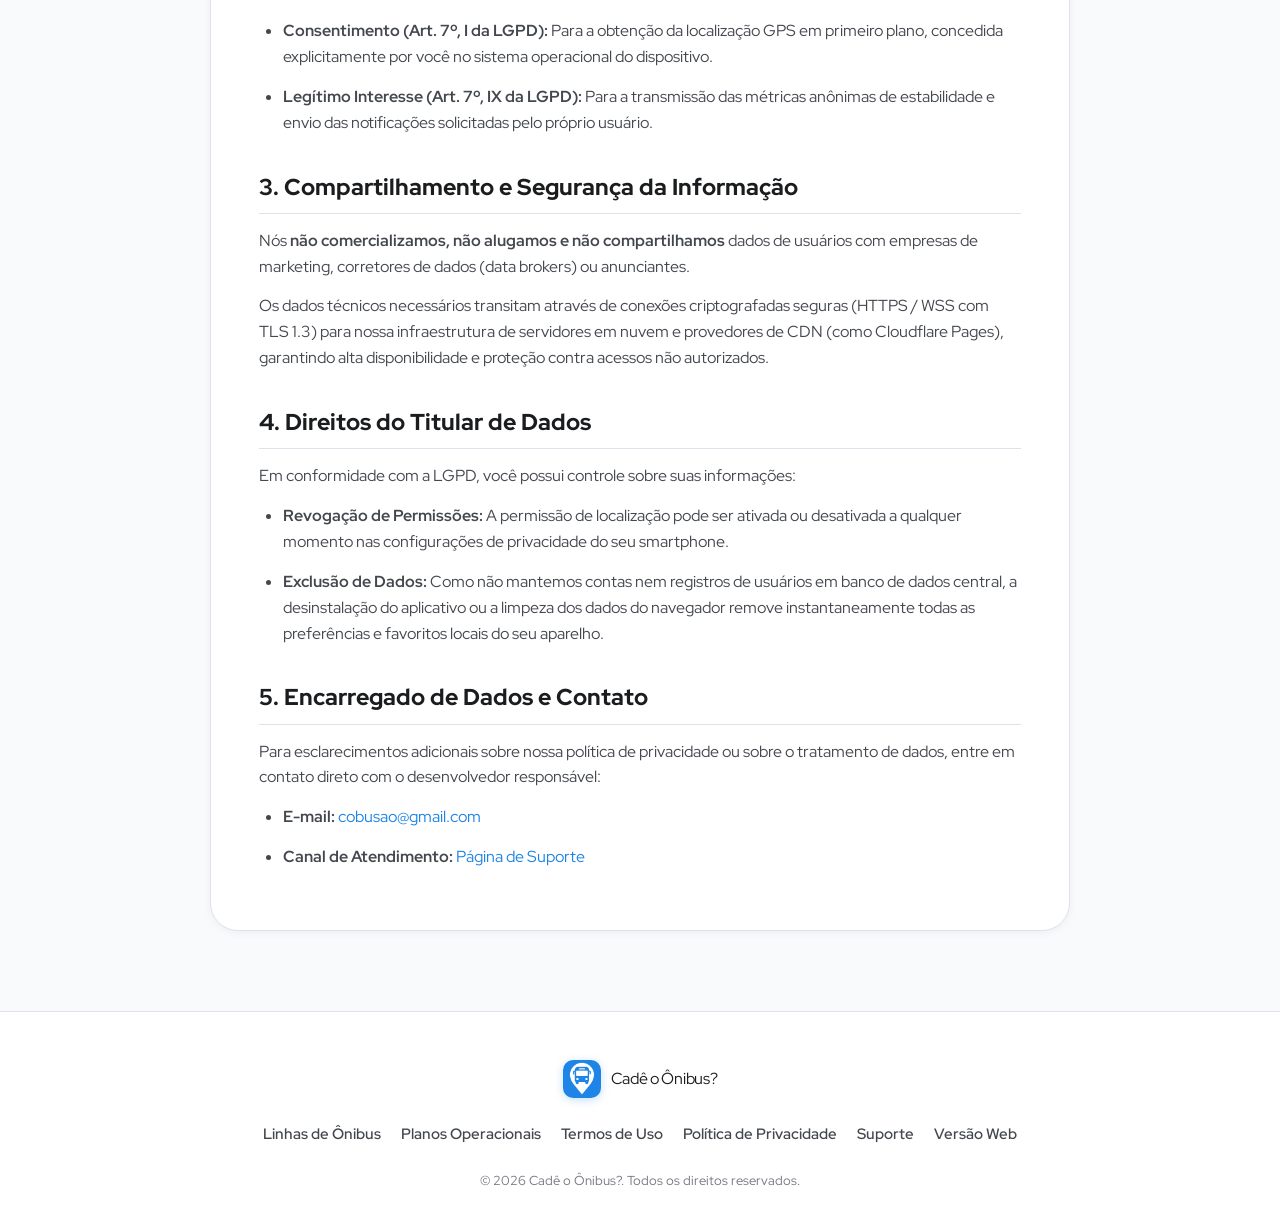
<file: privacidade.html>
<!DOCTYPE html>
<html lang="pt-BR">

<head>
    <meta charset="utf-8" />
    <meta name="viewport" content="width=device-width, initial-scale=1" />
    <title>Política de Privacidade — Cadê o Ônibus?</title>
    <meta name="description"
        content="Política de Privacidade e proteção de dados (LGPD) do aplicativo e site Cadê o Ônibus. 100% gratuito e sem anúncios." />

    <meta property="og:site_name" content="Cadê o Ônibus?" />
    <meta property="og:type" content="article" />
    <meta property="og:title" content="Política de Privacidade — Cadê o Ônibus?" />
    <meta property="og:url" content="https://cadeoonibus.com.br/privacidade.html" />
    <meta property="og:locale" content="pt_BR" />

    <link rel="icon" type="image/png" href="app-logo.png" />
    <link rel="stylesheet" href="style.css" />

    <!-- Font Awesome -->
    <link rel="stylesheet" href="https://cdnjs.cloudflare.com/ajax/libs/font-awesome/6.5.1/css/all.min.css" />
</head>

<body>
    <!-- Header Integrado -->
    <header class="site-header">
        <div class="header-inner">
            <a class="brand" href="index.html" title="Página Inicial do Cadê o Ônibus?">
                <img src="app-logo.png" alt="Cadê o Ônibus?" />
                <div class="brand-text">
                    <span class="brand-pre">Cadê o</span>
                    <span class="brand-main">Ônibus?</span>
                </div>
            </a>

            <button class="header-region-pill" type="button" id="btn-header-region-selector"
                title="Trocar região / cidade">
                <span class="pill-dot"></span>
                <span class="pill-flag" id="header-region-flag">🏖️</span>
                <span class="pill-text" id="header-region-label">Rio de Janeiro (RJ)</span>
                <i class="fa-solid fa-chevron-down pill-chevron"></i>
            </button>

            <nav class="site-nav">
                <a href="linhas.html">Linhas de Ônibus</a>
                <a href="https://web.cadeoonibus.api.br" target="_blank">Versão Web</a>
                <a href="planos-operacionais.html" id="nav-planos-link">Planos Operacionais</a>
                <a class="active" href="privacidade.html">Privacidade</a>
                <a href="termos-uso.html">Termos</a>
                <a href="suporte.html">Suporte</a>
            </nav>
        </div>
    </header>

    <section class="page-hero">
        <h1>Política de Privacidade</h1>
        <p class="lede">A sua privacidade é um compromisso central do <strong>Cadê o Ônibus?</strong>. Desenvolvemos
            nossos serviços com o princípio de privacidade por design (Privacy by Design), coletando o estritamente
            necessário para a operação do aplicativo.</p>
        <span class="updated-badge"><span class="dot"></span> Atualizado em Agosto de 2026</span>
    </section>

    <div class="doc-layout">
        <article class="doc-card">
            <p>
                Este documento está em plena conformidade com a <strong>Lei Geral de Proteção de Dados Pessoais (LGPD -
                    Lei nº 13.709/2018)</strong> e assegura transparência sobre o tratamento de dados no aplicativo para
                Android, na versão web e neste portal. O serviço é 100% gratuito, sem cadastros obrigatórios e
                <strong>livre de redes de publicidade invasiva ou rastreadores de terceiros</strong>.
            </p>

            <section id="dados-coletados">
                <h2>1. Dados Coletados e Finalidade</h2>

                <h3>a) Dados de Localização Geográfica (GPS)</h3>
                <p>
                    Para proporcionar a melhor experiência de transporte, o aplicativo pode solicitar permissão de
                    acesso à sua localização:
                </p>
                <ul>
                    <li><strong>Uso Exclusivo em Primeiro Plano:</strong> Sua localização é utilizada exclusivamente
                        enquanto o aplicativo estiver aberto e ativo na tela, com a finalidade de centralizar o mapa no seu
                        ponto atual, calcular a distância até as paradas mais próximas e ordenar as linhas com base na
                        sua proximidade.</li>
                    <li><strong>Sem Rastreamento em Segundo Plano:</strong> Não rastreamos, não registramos e não
                        coletamos sua localização quando o aplicativo estiver minimizado ou com a tela desligada.</li>
                    <li><strong>Sem Histórico de Deslocamento:</strong> Não gravamos em servidores o itinerário pessoal ou
                        os trajetos percorridos pelo usuário.</li>
                </ul>

                <h3>b) Preferências e Dados Locais (No Dispositivo)</h3>
                <p>
                    Suas linhas favoritas, paradas salvas, região ativa selecionada e buscas recentes ficam armazenadas
                    <strong>estritamente na memória local do seu aparelho</strong> (via <em>SharedPreferences</em> no
                    Android e <em>localStorage</em> no navegador web). Nenhum desses dados é vinculado a uma conta pessoal
                    em nossos servidores.
                </p>

                <h3>c) Informações Colaborativas em Tempo Real</h3>
                <p>
                    Ao enviar relatos voluntários no app (ex: status de lotação do veículo ou ar-condicionado):
                </p>
                <ul>
                    <li>O relato é transmitido de forma <strong>100% anônima</strong> ao nosso servidor WebSocket para
                        atualização temporária do status daquele veículo específico para os outros passageiros da linha.</li>
                    <li>Nenhum dado pessoal (como nome, e-mail, telefone ou identificadores sensíveis) é atrelado ao relato.</li>
                </ul>

                <h3>d) Notificações Push e Métricas Técnicas</h3>
                <ul>
                    <li><strong>Tokens de Notificação (FCM):</strong> Um identificador anônimo de dispositivo gerado pelo
                        Firebase Cloud Messaging é utilizado exclusivamente para encaminhar os alarmes de aproximação e
                        alertas de chegada que você programar no app.</li>
                    <li><strong>Diagnósticos e Falhas (Crashlytics):</strong> Relatórios técnicos de erro e falhas do
                        sistema despersonalizados são coletados para identificação de bugs e melhoria da estabilidade do
                        aplicativo.</li>
                </ul>
            </section>

            <section id="bases-legais">
                <h2>2. Bases Legais para o Tratamento (LGPD)</h2>
                <p>O tratamento de dados no <strong>Cadê o Ônibus?</strong> baseia-se nas seguintes hipóteses legais:</p>
                <ul>
                    <li><strong>Consentimento (Art. 7º, I da LGPD):</strong> Para a obtenção da localização GPS em
                        primeiro plano, concedida explicitamente por você no sistema operacional do dispositivo.</li>
                    <li><strong>Legítimo Interesse (Art. 7º, IX da LGPD):</strong> Para a transmissão das métricas anônimas
                        de estabilidade e envio das notificações solicitadas pelo próprio usuário.</li>
                </ul>
            </section>

            <section id="compartilhamento">
                <h2>3. Compartilhamento e Segurança da Informação</h2>
                <p>
                    Nós <strong>não comercializamos, não alugamos e não compartilhamos</strong> dados de usuários com
                    empresas de marketing, corretores de dados (data brokers) ou anunciantes.
                </p>
                <p>
                    Os dados técnicos necessários transitam através de conexões criptografadas seguras (HTTPS / WSS com TLS
                    1.3) para nossa infraestrutura de servidores em nuvem e provedores de CDN (como Cloudflare Pages),
                    garantindo alta disponibilidade e proteção contra acessos não autorizados.
                </p>
            </section>

            <section id="direitos-usuario">
                <h2>4. Direitos do Titular de Dados</h2>
                <p>Em conformidade com a LGPD, você possui controle sobre suas informações:</p>
                <ul>
                    <li><strong>Revogação de Permissões:</strong> A permissão de localização pode ser ativada ou desativada
                        a qualquer momento nas configurações de privacidade do seu smartphone.</li>
                    <li><strong>Exclusão de Dados:</strong> Como não mantemos contas nem registros de usuários em banco de
                        dados central, a desinstalação do aplicativo ou a limpeza dos dados do navegador remove
                        instantaneamente todas as preferências e favoritos locais do seu aparelho.</li>
                </ul>
            </section>

            <section id="contato">
                <h2>5. Encarregado de Dados e Contato</h2>
                <p>
                    Para esclarecimentos adicionais sobre nossa política de privacidade ou sobre o tratamento de dados,
                    entre em contato direto com o desenvolvedor responsável:
                </p>
                <ul>
                    <li><strong>E-mail:</strong> <a href="mailto:cobusao@gmail.com">cobusao@gmail.com</a></li>
                    <li><strong>Canal de Atendimento:</strong> <a href="suporte.html">Página de Suporte</a></li>
                </ul>
            </section>
        </article>
    </div>

    <!-- Rodapé -->
    <footer class="site-footer">
        <div class="footer-inner">
            <a class="brand" href="index.html">
                <img src="app-logo.png" alt="Cadê o Ônibus?" /> Cadê o Ônibus?
            </a>
            <div class="footer-links">
                <a href="linhas.html">Linhas de Ônibus</a>
                <a href="planos-operacionais.html">Planos Operacionais</a>
                <a href="termos-uso.html">Termos de Uso</a>
                <a href="privacidade.html">Política de Privacidade</a>
                <a href="suporte.html">Suporte</a>
                <a href="https://web.cadeoonibus.api.br" target="_blank">Versão Web</a>
            </div>
            <div class="copyright">© 2026 Cadê o Ônibus?. Todos os direitos reservados.</div>
        </div>
    </footer>

    <!-- Gerenciador Global de Região -->
    <script type="module" src="js/region-manager.js"></script>
</body>

</html>
</file>
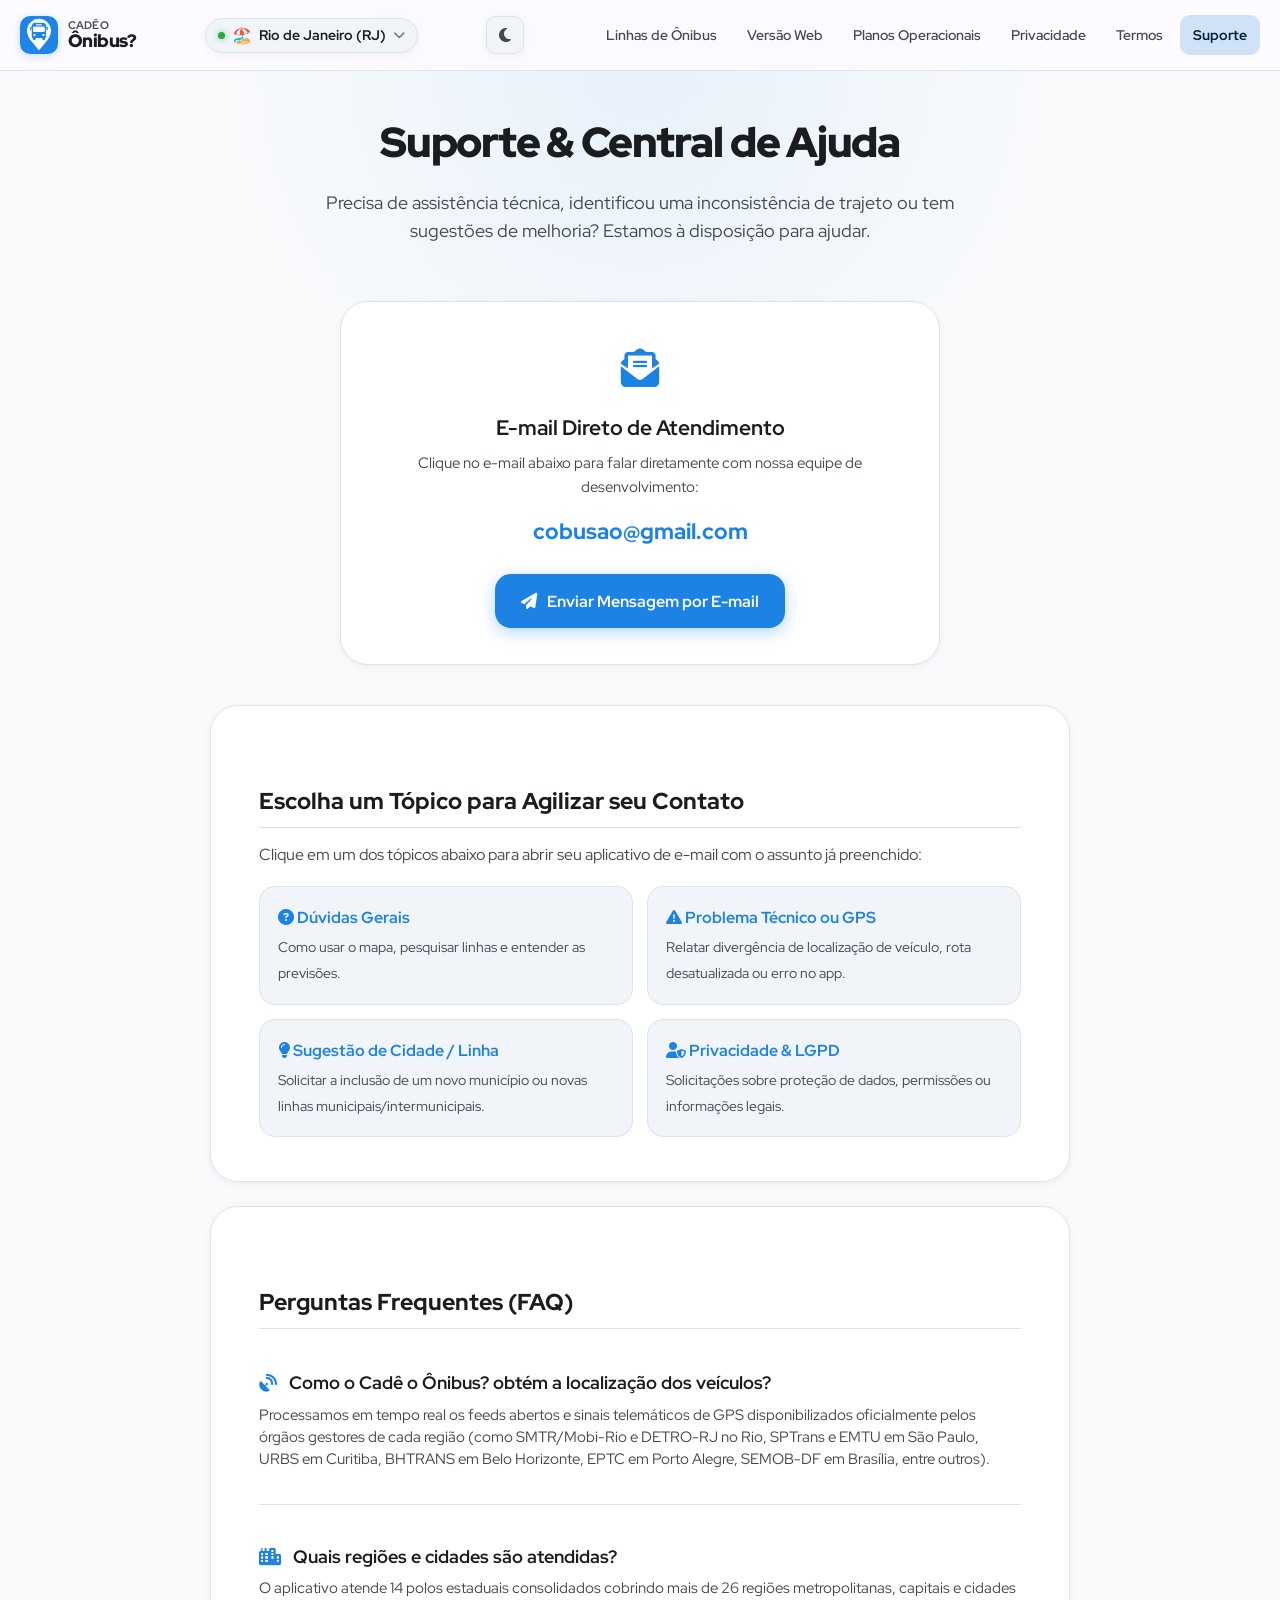
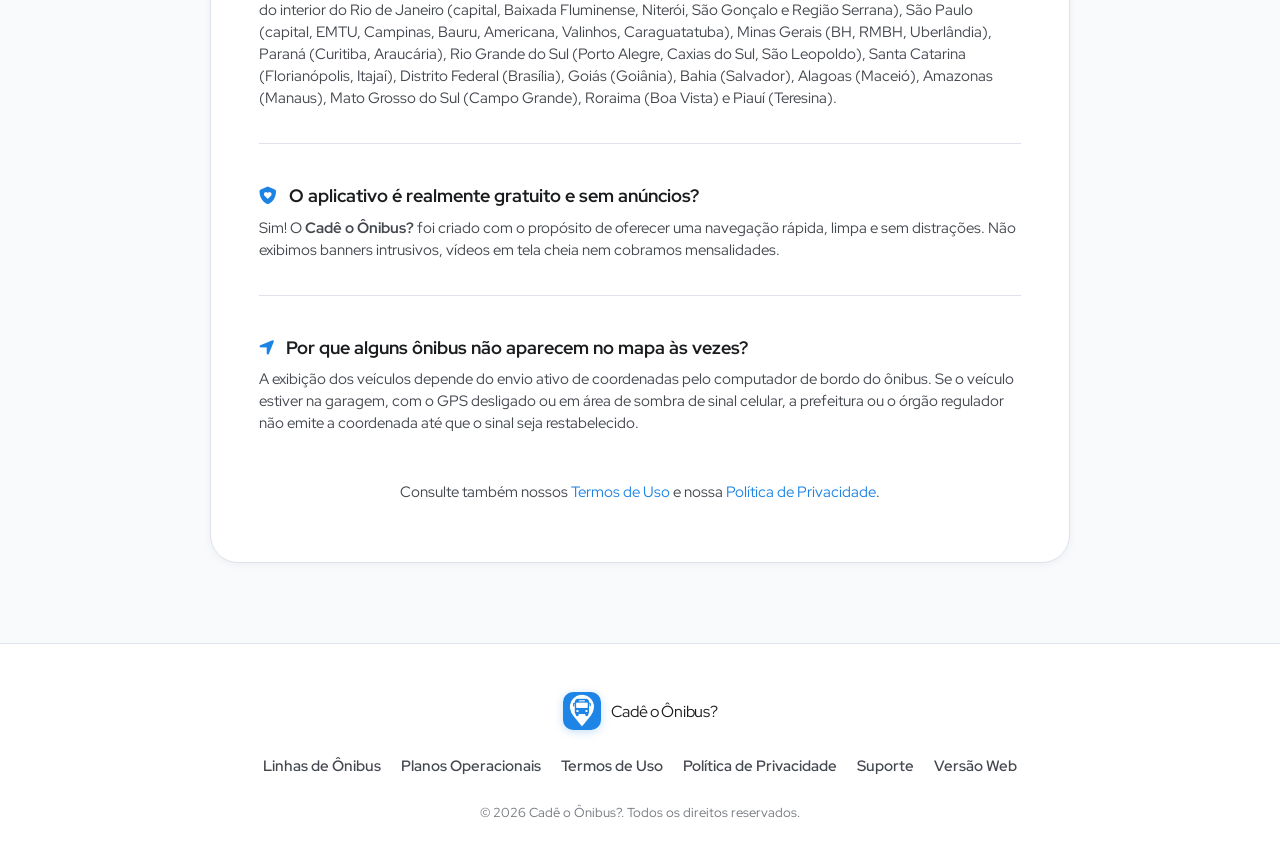
<file: suporte.html>
<!DOCTYPE html>
<html lang="pt-BR">

<head>
    <meta charset="utf-8" />
    <meta name="viewport" content="width=device-width, initial-scale=1" />
    <title>Suporte & Ajuda — Cadê o Ônibus?</title>
    <meta name="description"
        content="Central de Suporte, dúvidas frequentes e contato direto do aplicativo Cadê o Ônibus." />

    <meta property="og:site_name" content="Cadê o Ônibus?" />
    <meta property="og:type" content="website" />
    <meta property="og:title" content="Suporte & Ajuda — Cadê o Ônibus?" />
    <meta property="og:url" content="https://cadeoonibus.com.br/suporte.html" />
    <meta property="og:locale" content="pt_BR" />

    <link rel="icon" type="image/png" href="app-logo.png" />
    <link rel="stylesheet" href="style.css" />

    <!-- Font Awesome -->
    <link rel="stylesheet" href="https://cdnjs.cloudflare.com/ajax/libs/font-awesome/6.5.1/css/all.min.css" />
</head>

<body>
    <!-- Header Integrado -->
    <header class="site-header">
        <div class="header-inner">
            <a class="brand" href="index.html" title="Página Inicial do Cadê o Ônibus?">
                <img src="app-logo.png" alt="Cadê o Ônibus?" />
                <div class="brand-text">
                    <span class="brand-pre">Cadê o</span>
                    <span class="brand-main">Ônibus?</span>
                </div>
            </a>

            <button class="header-region-pill" type="button" id="btn-header-region-selector"
                title="Trocar região / cidade">
                <span class="pill-dot"></span>
                <span class="pill-flag" id="header-region-flag">🏖️</span>
                <span class="pill-text" id="header-region-label">Rio de Janeiro (RJ)</span>
                <i class="fa-solid fa-chevron-down pill-chevron"></i>
            </button>

            <nav class="site-nav">
                <a href="linhas.html">Linhas de Ônibus</a>
                <a href="https://web.cadeoonibus.api.br" target="_blank">Versão Web</a>
                <a href="planos-operacionais.html" id="nav-planos-link">Planos Operacionais</a>
                <a href="privacidade.html">Privacidade</a>
                <a href="termos-uso.html">Termos</a>
                <a class="active" href="suporte.html">Suporte</a>
            </nav>
        </div>
    </header>

    <section class="page-hero">
        <h1>Suporte & Central de Ajuda</h1>
        <p class="lede">Precisa de assistência técnica, identificou uma inconsistência de trajeto ou tem sugestões de
            melhoria? Estamos à disposição para ajudar.</p>
    </section>

    <div class="doc-layout">
        <!-- Card Principal de Contato -->
        <div class="support-card">
            <div style="font-size: 2.4rem; color: var(--primary); margin-bottom: 12px;">
                <i class="fa-solid fa-envelope-open-text"></i>
            </div>
            <h3 style="font-size: 1.3rem; margin-bottom: 6px;">E-mail Direto de Atendimento</h3>
            <p style="color: var(--text-muted); font-size: 0.95rem;">Clique no e-mail abaixo para falar diretamente com nossa equipe de desenvolvimento:</p>
            <a class="support-email" href="mailto:cobusao@gmail.com">cobusao@gmail.com</a>

            <a class="btn-primary" href="mailto:cobusao@gmail.com" style="margin: 0 auto; display: inline-flex;">
                <i class="fa-solid fa-paper-plane"></i> Enviar Mensagem por E-mail
            </a>
        </div>

        <!-- Atalhos por Assunto -->
        <article class="doc-card" style="margin-top: 24px;">
            <h2>Escolha um Tópico para Agilizar seu Contato</h2>
            <p>Clique em um dos tópicos abaixo para abrir seu aplicativo de e-mail com o assunto já preenchido:</p>

            <div style="display: grid; grid-template-columns: repeat(auto-fit, minmax(260px, 1fr)); gap: 14px; margin-top: 18px;">
                <a href="mailto:cobusao@gmail.com?subject=Cad%C3%AA%20o%20%C3%94nibus%20-%20D%C3%BAvida%20Geral"
                    style="background: var(--surface-container-low); border: 1px solid var(--surface-border); border-radius: var(--radius-md); padding: 18px; display: block; color: var(--text); transition: all 0.2s;">
                    <strong style="display: block; font-size: 1rem; margin-bottom: 4px; color: var(--primary);">
                        <i class="fa-solid fa-circle-question"></i> Dúvidas Gerais
                    </strong>
                    <span style="font-size: 0.85rem; color: var(--text-muted);">Como usar o mapa, pesquisar linhas e entender as previsões.</span>
                </a>

                <a href="mailto:cobusao@gmail.com?subject=Cad%C3%AA%20o%20%C3%94nibus%20-%20Problema%20T%C3%A9cnico%20ou%20GPS"
                    style="background: var(--surface-container-low); border: 1px solid var(--surface-border); border-radius: var(--radius-md); padding: 18px; display: block; color: var(--text); transition: all 0.2s;">
                    <strong style="display: block; font-size: 1rem; margin-bottom: 4px; color: var(--primary);">
                        <i class="fa-solid fa-triangle-exclamation"></i> Problema Técnico ou GPS
                    </strong>
                    <span style="font-size: 0.85rem; color: var(--text-muted);">Relatar divergência de localização de veículo, rota desatualizada ou erro no app.</span>
                </a>

                <a href="mailto:cobusao@gmail.com?subject=Cad%C3%AA%20o%20%C3%94nibus%20-%20Sugest%C3%A3o%20de%20Linha%20ou%20Cidade"
                    style="background: var(--surface-container-low); border: 1px solid var(--surface-border); border-radius: var(--radius-md); padding: 18px; display: block; color: var(--text); transition: all 0.2s;">
                    <strong style="display: block; font-size: 1rem; margin-bottom: 4px; color: var(--primary);">
                        <i class="fa-solid fa-lightbulb"></i> Sugestão de Cidade / Linha
                    </strong>
                    <span style="font-size: 0.85rem; color: var(--text-muted);">Solicitar a inclusão de um novo município ou novas linhas municipais/intermunicipais.</span>
                </a>

                <a href="mailto:cobusao@gmail.com?subject=Cad%C3%AA%20o%20%C3%94nibus%20-%20Privacidade%20e%20Dados%20%28LGPD%29"
                    style="background: var(--surface-container-low); border: 1px solid var(--surface-border); border-radius: var(--radius-md); padding: 18px; display: block; color: var(--text); transition: all 0.2s;">
                    <strong style="display: block; font-size: 1rem; margin-bottom: 4px; color: var(--primary);">
                        <i class="fa-solid fa-user-shield"></i> Privacidade & LGPD
                    </strong>
                    <span style="font-size: 0.85rem; color: var(--text-muted);">Solicitações sobre proteção de dados, permissões ou informações legais.</span>
                </a>
            </div>
        </article>

        <!-- Perguntas Frequentes (FAQ) -->
        <article class="doc-card" style="margin-top: 24px;">
            <h2>Perguntas Frequentes (FAQ)</h2>

            <div style="display: flex; flex-direction: column; gap: 20px; margin-top: 18px;">
                <div>
                    <h3 style="font-size: 1.1rem; color: var(--text); margin-bottom: 6px;">
                        <i class="fa-solid fa-satellite-dish" style="color: var(--primary); margin-right: 8px;"></i>
                        Como o Cadê o Ônibus? obtém a localização dos veículos?
                    </h3>
                    <p style="color: var(--text-muted); font-size: 0.92rem; line-height: 1.5;">
                        Processamos em tempo real os feeds abertos e sinais telemáticos de GPS disponibilizados oficialmente pelos órgãos gestores de cada região (como SMTR/Mobi-Rio e DETRO-RJ no Rio, SPTrans e EMTU em São Paulo, URBS em Curitiba, BHTRANS em Belo Horizonte, EPTC em Porto Alegre, SEMOB-DF em Brasília, entre outros).
                    </p>
                </div>

                <div style="border-top: 1px solid var(--surface-border); padding-top: 16px;">
                    <h3 style="font-size: 1.1rem; color: var(--text); margin-bottom: 6px;">
                        <i class="fa-solid fa-city" style="color: var(--primary); margin-right: 8px;"></i>
                        Quais regiões e cidades são atendidas?
                    </h3>
                    <p style="color: var(--text-muted); font-size: 0.92rem; line-height: 1.5;">
                        O aplicativo atende 14 polos estaduais consolidados cobrindo mais de 26 regiões metropolitanas, capitais e cidades do interior do Rio de Janeiro (capital, Baixada Fluminense, Niterói, São Gonçalo e Região Serrana), São Paulo (capital, EMTU, Campinas, Bauru, Americana, Valinhos, Caraguatatuba), Minas Gerais (BH, RMBH, Uberlândia), Paraná (Curitiba, Araucária), Rio Grande do Sul (Porto Alegre, Caxias do Sul, São Leopoldo), Santa Catarina (Florianópolis, Itajaí), Distrito Federal (Brasília), Goiás (Goiânia), Bahia (Salvador), Alagoas (Maceió), Amazonas (Manaus), Mato Grosso do Sul (Campo Grande), Roraima (Boa Vista) e Piauí (Teresina).
                    </p>
                </div>

                <div style="border-top: 1px solid var(--surface-border); padding-top: 16px;">
                    <h3 style="font-size: 1.1rem; color: var(--text); margin-bottom: 6px;">
                        <i class="fa-solid fa-shield-heart" style="color: var(--primary); margin-right: 8px;"></i>
                        O aplicativo é realmente gratuito e sem anúncios?
                    </h3>
                    <p style="color: var(--text-muted); font-size: 0.92rem; line-height: 1.5;">
                        Sim! O <strong>Cadê o Ônibus?</strong> foi criado com o propósito de oferecer uma navegação rápida, limpa e sem distrações. Não exibimos banners intrusivos, vídeos em tela cheia nem cobramos mensalidades.
                    </p>
                </div>

                <div style="border-top: 1px solid var(--surface-border); padding-top: 16px;">
                    <h3 style="font-size: 1.1rem; color: var(--text); margin-bottom: 6px;">
                        <i class="fa-solid fa-location-arrow" style="color: var(--primary); margin-right: 8px;"></i>
                        Por que alguns ônibus não aparecem no mapa às vezes?
                    </h3>
                    <p style="color: var(--text-muted); font-size: 0.92rem; line-height: 1.5;">
                        A exibição dos veículos depende do envio ativo de coordenadas pelo computador de bordo do ônibus. Se o veículo estiver na garagem, com o GPS desligado ou em área de sombra de sinal celular, a prefeitura ou o órgão regulador não emite a coordenada até que o sinal seja restabelecido.
                    </p>
                </div>
            </div>

            <p style="margin-top: 32px; color: var(--text-muted); font-size: 0.92rem; text-align: center;">
                Consulte também nossos <a href="termos-uso.html">Termos de Uso</a> e nossa <a href="privacidade.html">Política de Privacidade</a>.
            </p>
        </article>
    </div>

    <!-- Rodapé -->
    <footer class="site-footer">
        <div class="footer-inner">
            <a class="brand" href="index.html">
                <img src="app-logo.png" alt="Cadê o Ônibus?" /> Cadê o Ônibus?
            </a>
            <div class="footer-links">
                <a href="linhas.html">Linhas de Ônibus</a>
                <a href="planos-operacionais.html">Planos Operacionais</a>
                <a href="termos-uso.html">Termos de Uso</a>
                <a href="privacidade.html">Política de Privacidade</a>
                <a href="suporte.html">Suporte</a>
                <a href="https://web.cadeoonibus.api.br" target="_blank">Versão Web</a>
            </div>
            <div class="copyright">© 2026 Cadê o Ônibus?. Todos os direitos reservados.</div>
        </div>
    </footer>

    <!-- Gerenciador Global de Região -->
    <script type="module" src="js/region-manager.js"></script>
</body>

</html>
</file>
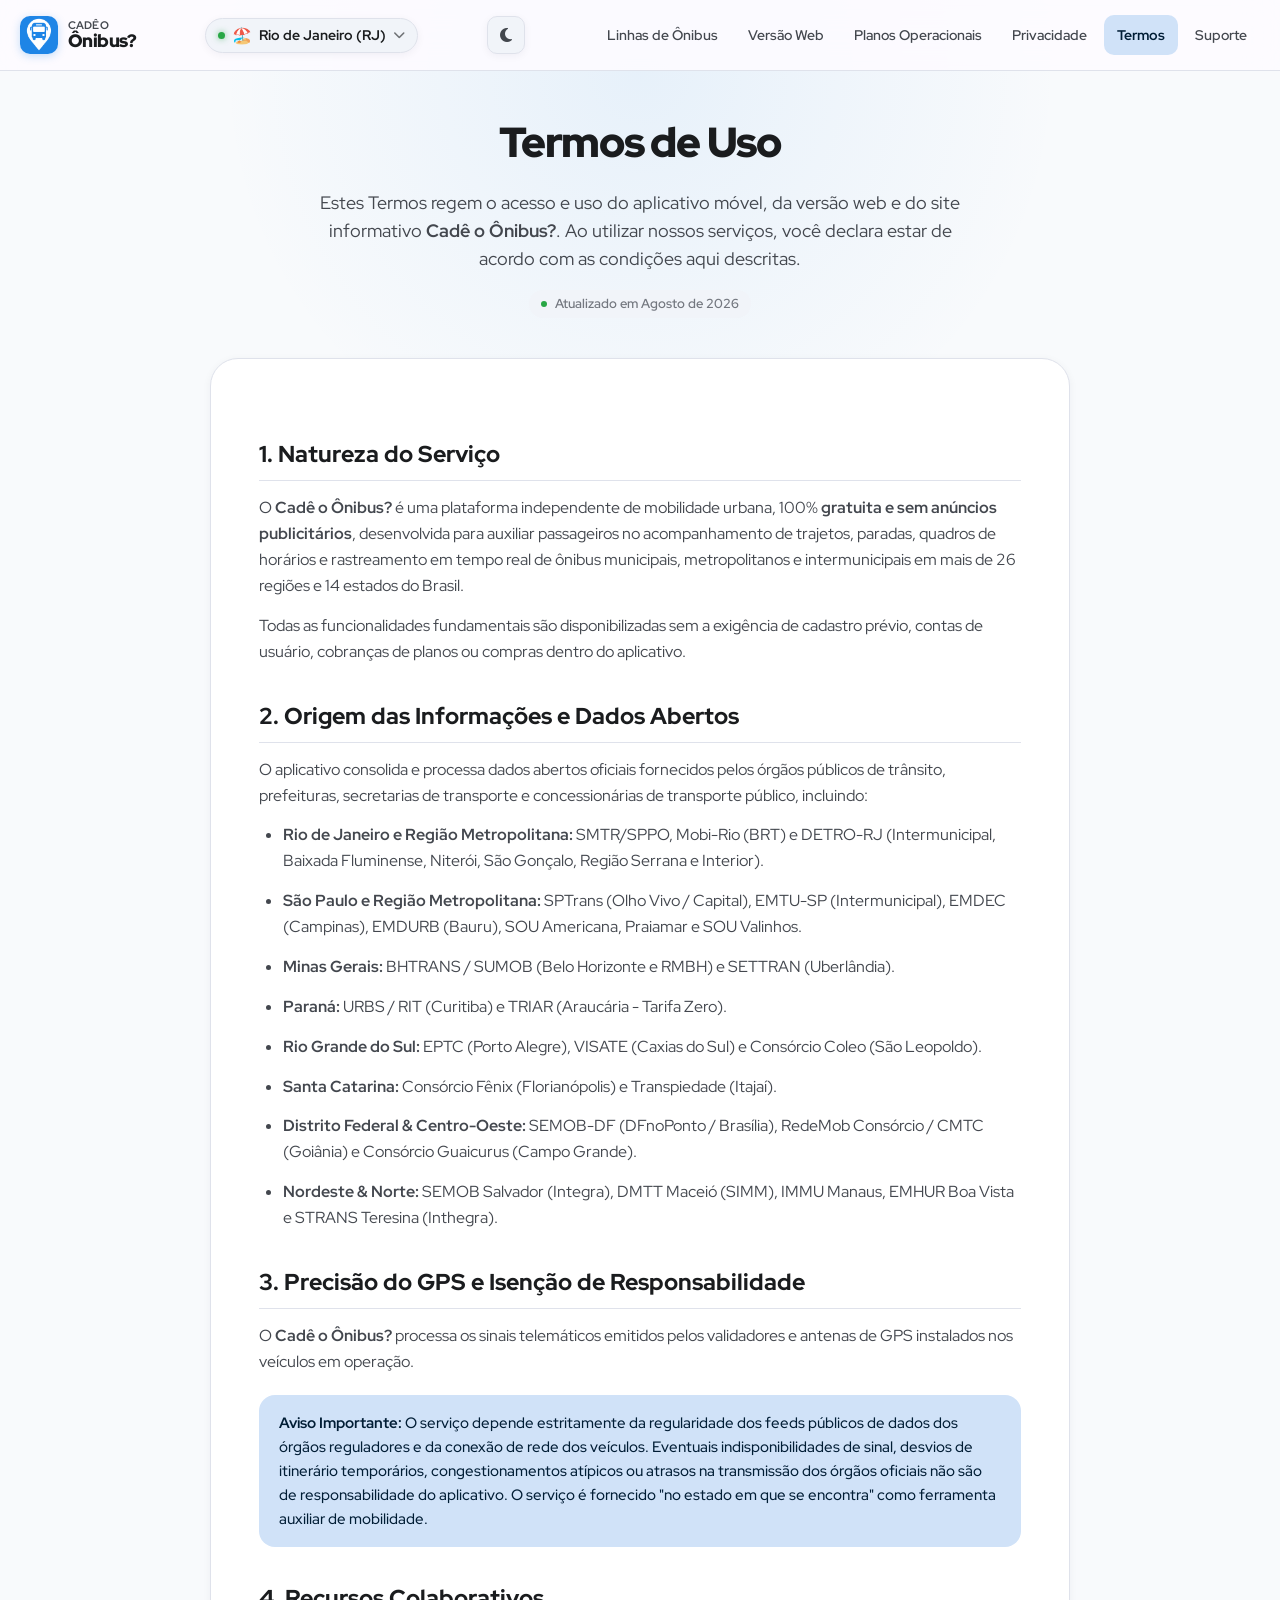
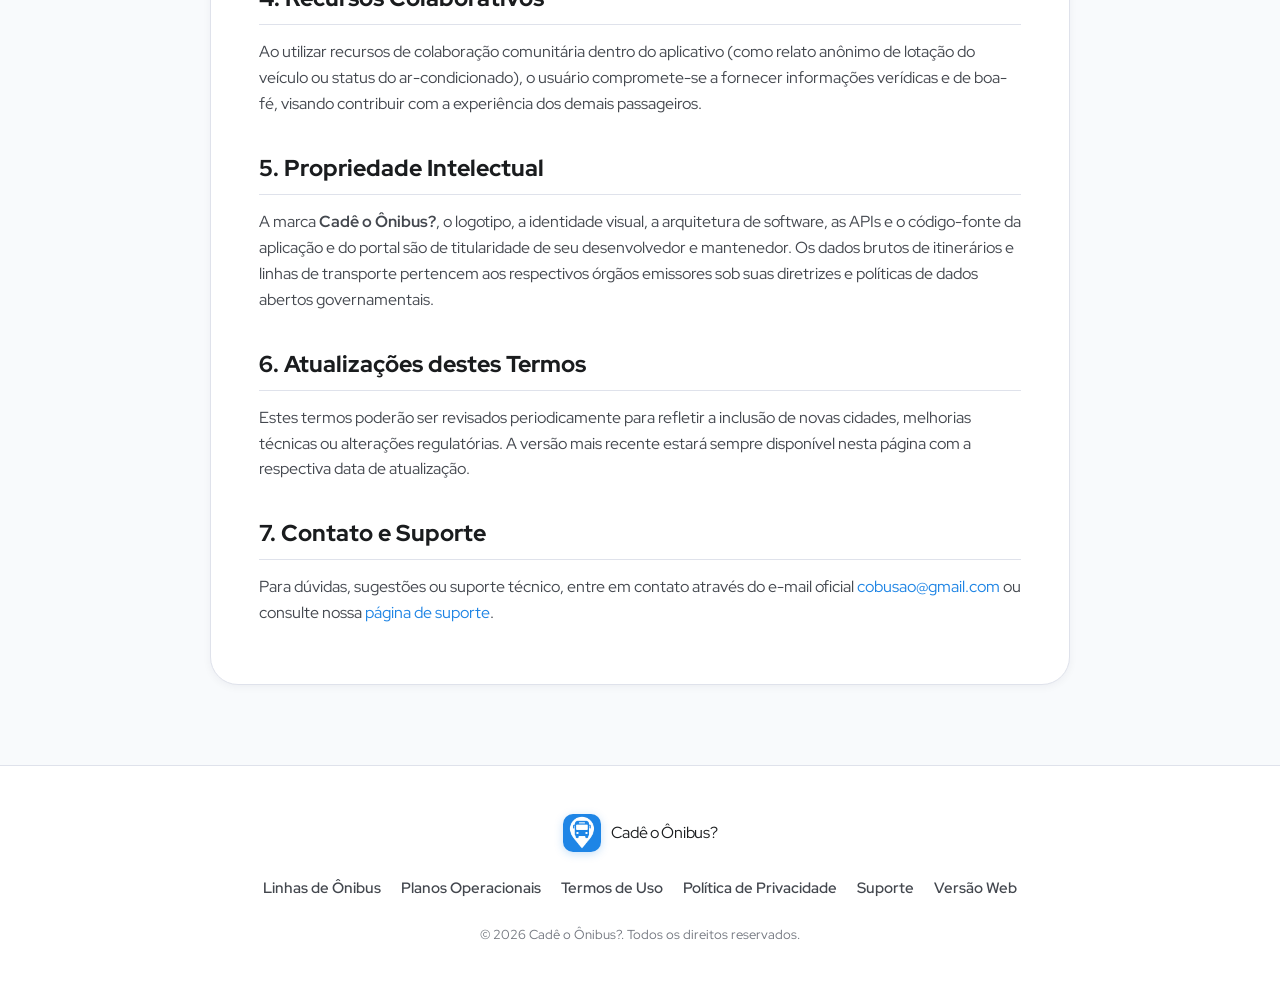
<file: termos-uso.html>
<!DOCTYPE html>
<html lang="pt-BR">

<head>
    <meta charset="utf-8" />
    <meta name="viewport" content="width=device-width, initial-scale=1" />
    <title>Termos de Uso — Cadê o Ônibus?</title>
    <meta name="description" content="Termos de Serviço e Condições de Uso do aplicativo e site Cadê o Ônibus." />

    <meta property="og:site_name" content="Cadê o Ônibus?" />
    <meta property="og:type" content="article" />
    <meta property="og:title" content="Termos de Uso — Cadê o Ônibus?" />
    <meta property="og:url" content="https://cadeoonibus.com.br/termos-uso.html" />
    <meta property="og:locale" content="pt_BR" />

    <link rel="icon" type="image/png" href="app-logo.png" />
    <link rel="stylesheet" href="style.css" />

    <!-- Font Awesome -->
    <link rel="stylesheet" href="https://cdnjs.cloudflare.com/ajax/libs/font-awesome/6.5.1/css/all.min.css" />
</head>

<body>
    <!-- Header Integrado -->
    <header class="site-header">
        <div class="header-inner">
            <a class="brand" href="index.html" title="Página Inicial do Cadê o Ônibus?">
                <img src="app-logo.png" alt="Cadê o Ônibus?" />
                <div class="brand-text">
                    <span class="brand-pre">Cadê o</span>
                    <span class="brand-main">Ônibus?</span>
                </div>
            </a>

            <button class="header-region-pill" type="button" id="btn-header-region-selector"
                title="Trocar região / cidade">
                <span class="pill-dot"></span>
                <span class="pill-flag" id="header-region-flag">🏖️</span>
                <span class="pill-text" id="header-region-label">Rio de Janeiro (RJ)</span>
                <i class="fa-solid fa-chevron-down pill-chevron"></i>
            </button>

            <nav class="site-nav">
                <a href="linhas.html">Linhas de Ônibus</a>
                <a href="https://web.cadeoonibus.api.br" target="_blank">Versão Web</a>
                <a href="planos-operacionais.html" id="nav-planos-link">Planos Operacionais</a>
                <a href="privacidade.html">Privacidade</a>
                <a class="active" href="termos-uso.html">Termos</a>
                <a href="suporte.html">Suporte</a>
            </nav>
        </div>
    </header>

    <section class="page-hero">
        <h1>Termos de Uso</h1>
        <p class="lede">Estes Termos regem o acesso e uso do aplicativo móvel, da versão web e do site informativo
            <strong>Cadê o Ônibus?</strong>. Ao utilizar nossos serviços, você declara estar de acordo com as condições
            aqui descritas.</p>
        <span class="updated-badge"><span class="dot"></span> Atualizado em Agosto de 2026</span>
    </section>

    <div class="doc-layout">
        <article class="doc-card">
            <section id="servico">
                <h2>1. Natureza do Serviço</h2>
                <p>
                    O <strong>Cadê o Ônibus?</strong> é uma plataforma independente de mobilidade urbana, 100%
                    <strong>gratuita e sem anúncios publicitários</strong>, desenvolvida para auxiliar passageiros no
                    acompanhamento de trajetos, paradas, quadros de horários e rastreamento em tempo real de ônibus
                    municipais, metropolitanos e intermunicipais em mais de 26 regiões e 14 estados do Brasil.
                </p>
                <p>
                    Todas as funcionalidades fundamentais são disponibilizadas sem a exigência de cadastro prévio,
                    contas de usuário, cobranças de planos ou compras dentro do aplicativo.
                </p>
            </section>

            <section id="fontes-dados">
                <h2>2. Origem das Informações e Dados Abertos</h2>
                <p>
                    O aplicativo consolida e processa dados abertos oficiais fornecidos pelos órgãos públicos de trânsito,
                    prefeituras, secretarias de transporte e concessionárias de transporte público, incluindo:
                </p>
                <ul>
                    <li><strong>Rio de Janeiro e Região Metropolitana:</strong> SMTR/SPPO, Mobi-Rio (BRT) e DETRO-RJ
                        (Intermunicipal, Baixada Fluminense, Niterói, São Gonçalo, Região Serrana e Interior).</li>
                    <li><strong>São Paulo e Região Metropolitana:</strong> SPTrans (Olho Vivo / Capital), EMTU-SP
                        (Intermunicipal), EMDEC (Campinas), EMDURB (Bauru), SOU Americana, Praiamar e SOU Valinhos.</li>
                    <li><strong>Minas Gerais:</strong> BHTRANS / SUMOB (Belo Horizonte e RMBH) e SETTRAN (Uberlândia).</li>
                    <li><strong>Paraná:</strong> URBS / RIT (Curitiba) e TRIAR (Araucária - Tarifa Zero).</li>
                    <li><strong>Rio Grande do Sul:</strong> EPTC (Porto Alegre), VISATE (Caxias do Sul) e Consórcio Coleo
                        (São Leopoldo).</li>
                    <li><strong>Santa Catarina:</strong> Consórcio Fênix (Florianópolis) e Transpiedade (Itajaí).</li>
                    <li><strong>Distrito Federal & Centro-Oeste:</strong> SEMOB-DF (DFnoPonto / Brasília), RedeMob
                        Consórcio / CMTC (Goiânia) e Consórcio Guaicurus (Campo Grande).</li>
                    <li><strong>Nordeste & Norte:</strong> SEMOB Salvador (Integra), DMTT Maceió (SIMM), IMMU Manaus,
                        EMHUR Boa Vista e STRANS Teresina (Inthegra).</li>
                </ul>
            </section>

            <section id="precisao-isencao">
                <h2>3. Precisão do GPS e Isenção de Responsabilidade</h2>
                <p>
                    O <strong>Cadê o Ônibus?</strong> processa os sinais telemáticos emitidos pelos validadores e antenas de
                    GPS instalados nos veículos em operação.
                </p>
                <div class="doc-callout">
                    <strong>Aviso Importante:</strong> O serviço depende estritamente da regularidade dos feeds públicos de
                    dados dos órgãos reguladores e da conexão de rede dos veículos. Eventuais indisponibilidades de sinal,
                    desvios de itinerário temporários, congestionamentos atípicos ou atrasos na transmissão dos órgãos
                    oficiais não são de responsabilidade do aplicativo. O serviço é fornecido "no estado em que se
                    encontra" como ferramenta auxiliar de mobilidade.
                </div>
            </section>

            <section id="colaboracao">
                <h2>4. Recursos Colaborativos</h2>
                <p>
                    Ao utilizar recursos de colaboração comunitária dentro do aplicativo (como relato anônimo de lotação
                    do veículo ou status do ar-condicionado), o usuário compromete-se a fornecer informações verídicas e
                    de boa-fé, visando contribuir com a experiência dos demais passageiros.
                </p>
            </section>

            <section id="propriedade">
                <h2>5. Propriedade Intelectual</h2>
                <p>
                    A marca <strong>Cadê o Ônibus?</strong>, o logotipo, a identidade visual, a arquitetura de software,
                    as APIs e o código-fonte da aplicação e do portal são de titularidade de seu desenvolvedor e
                    mantenedor. Os dados brutos de itinerários e linhas de transporte pertencem aos
                    respectivos órgãos emissores sob suas diretrizes e políticas de dados abertos governamentais.
                </p>
            </section>

            <section id="alteracoes">
                <h2>6. Atualizações destes Termos</h2>
                <p>
                    Estes termos poderão ser revisados periodicamente para refletir a inclusão de novas cidades, melhorias
                    técnicas ou alterações regulatórias. A versão mais recente estará sempre disponível nesta página com a
                    respectiva data de atualização.
                </p>
            </section>

            <section id="contato">
                <h2>7. Contato e Suporte</h2>
                <p>
                    Para dúvidas, sugestões ou suporte técnico, entre em contato através do e-mail oficial <a
                        href="mailto:cobusao@gmail.com">cobusao@gmail.com</a> ou consulte nossa <a
                        href="suporte.html">página de suporte</a>.
                </p>
            </section>
        </article>
    </div>

    <!-- Rodapé -->
    <footer class="site-footer">
        <div class="footer-inner">
            <a class="brand" href="index.html">
                <img src="app-logo.png" alt="Cadê o Ônibus?" /> Cadê o Ônibus?
            </a>
            <div class="footer-links">
                <a href="linhas.html">Linhas de Ônibus</a>
                <a href="planos-operacionais.html">Planos Operacionais</a>
                <a href="termos-uso.html">Termos de Uso</a>
                <a href="privacidade.html">Política de Privacidade</a>
                <a href="suporte.html">Suporte</a>
                <a href="https://web.cadeoonibus.api.br" target="_blank">Versão Web</a>
            </div>
            <div class="copyright">© 2026 Cadê o Ônibus?. Todos os direitos reservados.</div>
        </div>
    </footer>

    <!-- Gerenciador Global de Região -->
    <script type="module" src="js/region-manager.js"></script>
</body>

</html>
</file>
<file: style.css>
/* ==========================================================================
   Cadê o Ônibus? — Design System Oficial (Idêntico ao App Flutter)
   Tipografia: Red Hat Display | Paleta: AppTheme (Light & Dark M3)
   ========================================================================== */

@import url('https://fonts.googleapis.com/css2?family=Red+Hat+Display:ital,wght@0,300;0,400;0,500;0,600;0,700;0,800;0,900;1,400;1,700&display=swap');

:root {
  /* Cores Base do App Flutter (AppTheme.lightTheme) */
  --primary: #1C83E4;
  --primary-hover: #156fc4;
  --primary-light: #6FA4EC;
  --primary-container: #D0E2F8;
  --on-primary-container: #001D35;
  --secondary-container: #D8E2FF;
  --on-secondary-container: #001A41;
  --tertiary: #519CEC;
  
  --success: #28a745;
  --warning: #ffc107;
  --error: #dc3545;

  /* Superfícies & Fundo Claro Material 3 */
  --bg: #F8FAFC;
  --surface: #FFFFFF;
  --surface-card: #FFFFFF;
  --surface-container-low: #F1F4F9;
  --surface-container-highest: #DFE2EB;
  --surface-border: #DFE2EB;
  --surface-hover: #F0F4FA;
  
  --text: #1A1C1E;
  --text-muted: #43474E;
  --text-dim: #73777F;
  --nav-bg: rgba(253, 251, 255, 0.88);

  --radius-xs: 6px;
  --radius-sm: 10px;
  --radius-md: 16px;
  --radius-lg: 20px;
  --radius-xl: 28px;
  --radius-pill: 9999px;

  --shadow-sm: 0 2px 8px rgba(0, 29, 53, 0.05);
  --shadow-md: 0 8px 24px rgba(28, 131, 228, 0.08);
  --shadow-lg: 0 16px 40px rgba(0, 0, 0, 0.09);
  --shadow-float: 0 20px 48px -12px rgba(28, 131, 228, 0.22);

  --font-family: 'Red Hat Display', -apple-system, BlinkMacSystemFont, 'Segoe UI', Roboto, sans-serif;
}

@media (prefers-color-scheme: dark) {
  :root {
    /* Cores Base do App Flutter (AppTheme.darkTheme) */
    --primary: #6FA4EC;
    --primary-hover: #519CEC;
    --primary-light: #ADC6FF;
    --primary-container: #00497D;
    --on-primary-container: #D8E2FF;
    --secondary-container: #264562;
    --on-secondary-container: #D7E3F8;
    --tertiary: #ADC6FF;

    /* Superfícies & Fundo Escuro Material 3 */
    --bg: #111318;
    --surface: #1A1C1E;
    --surface-card: #20242B;
    --surface-container-low: #181A1E;
    --surface-container-highest: #43474E;
    --surface-border: #2F343F;
    --surface-hover: #282D37;

    --text: #E3E2E6;
    --text-muted: #C3C7CF;
    --text-dim: #8E9199;
    --nav-bg: rgba(26, 28, 30, 0.88);

    --shadow-sm: 0 2px 8px rgba(0, 0, 0, 0.3);
    --shadow-md: 0 8px 24px rgba(0, 0, 0, 0.4);
    --shadow-lg: 0 16px 40px rgba(0, 0, 0, 0.5);
    --shadow-float: 0 20px 48px -12px rgba(0, 0, 0, 0.65);
  }
}

:root[data-theme="dark"],
body[data-theme="dark"] {
  --primary: #6FA4EC;
  --primary-hover: #519CEC;
  --primary-light: #ADC6FF;
  --primary-container: #00497D;
  --on-primary-container: #D8E2FF;
  --secondary-container: #264562;
  --on-secondary-container: #D7E3F8;
  --tertiary: #ADC6FF;

  --bg: #111318;
  --surface: #1A1C1E;
  --surface-card: #20242B;
  --surface-container-low: #181A1E;
  --surface-container-highest: #43474E;
  --surface-border: #2F343F;
  --surface-hover: #282D37;

  --text: #E3E2E6;
  --text-muted: #C3C7CF;
  --text-dim: #8E9199;
  --nav-bg: rgba(26, 28, 30, 0.88);

  --shadow-sm: 0 2px 8px rgba(0, 0, 0, 0.3);
  --shadow-md: 0 8px 24px rgba(0, 0, 0, 0.4);
  --shadow-lg: 0 16px 40px rgba(0, 0, 0, 0.5);
  --shadow-float: 0 20px 48px -12px rgba(0, 0, 0, 0.65);
}

:root[data-theme="light"],
body[data-theme="light"] {
  --primary: #1C83E4;
  --primary-hover: #156fc4;
  --primary-light: #6FA4EC;
  --primary-container: #D0E2F8;
  --on-primary-container: #001D35;
  --secondary-container: #D8E2FF;
  --on-secondary-container: #001A41;
  --tertiary: #519CEC;
  
  --bg: #F8FAFC;
  --surface: #FFFFFF;
  --surface-card: #FFFFFF;
  --surface-container-low: #F1F4F9;
  --surface-container-highest: #DFE2EB;
  --surface-border: #DFE2EB;
  --surface-hover: #F0F4FA;
  
  --text: #1A1C1E;
  --text-muted: #43474E;
  --text-dim: #73777F;
  --nav-bg: rgba(253, 251, 255, 0.88);

  --shadow-sm: 0 2px 8px rgba(0, 29, 53, 0.05);
  --shadow-md: 0 8px 24px rgba(28, 131, 228, 0.08);
  --shadow-lg: 0 16px 40px rgba(0, 0, 0, 0.09);
  --shadow-float: 0 20px 48px -12px rgba(28, 131, 228, 0.22);
}

/* ==========================================================================
   Reset & Base
   ========================================================================== */

* {
  box-sizing: border-box;
  margin: 0;
  padding: 0;
}

body {
  font-family: var(--font-family);
  background-color: var(--bg);
  color: var(--text);
  line-height: 1.6;
  -webkit-font-smoothing: antialiased;
  overflow-x: hidden;
}

a {
  color: var(--primary);
  text-decoration: none;
  transition: all 0.2s ease;
}

a:hover {
  text-decoration: none;
  opacity: 0.9;
}

button {
  font-family: inherit;
  cursor: pointer;
}

/* ==========================================================================
   Header & Navigation
   ========================================================================== */

.site-header {
  position: fixed;
  top: 0;
  left: 0;
  right: 0;
  background: var(--nav-bg);
  backdrop-filter: blur(20px);
  -webkit-backdrop-filter: blur(20px);
  border-bottom: 1px solid var(--surface-border);
  z-index: 1000;
  transition: all 0.2s ease;
}

.header-inner {
  max-width: 1320px;
  margin: 0 auto;
  padding: 0 20px;
  height: 70px;
  display: flex;
  align-items: center;
  justify-content: space-between;
  gap: 16px;
}

.brand {
  display: flex;
  align-items: center;
  gap: 10px;
  color: var(--text);
  letter-spacing: -0.02em;
  flex-shrink: 0;
  text-decoration: none;
}

.brand img {
  width: 38px;
  height: 38px;
  border-radius: 10px;
  box-shadow: 0 2px 8px rgba(28, 131, 228, 0.25);
  flex-shrink: 0;
}

.brand-text {
  display: flex;
  flex-direction: column;
  line-height: 1.05;
}

.brand-pre {
  font-size: 0.68rem;
  font-weight: 700;
  color: var(--text-muted);
  letter-spacing: -0.01em;
  text-transform: uppercase;
}

.brand-main {
  font-size: 1.15rem;
  font-weight: 900;
  color: var(--text);
  letter-spacing: -0.03em;
}

/* Header Region Pill (Botão Seletor de Região no Cabeçalho) */
.header-region-pill {
  display: inline-flex;
  align-items: center;
  gap: 7px;
  background: var(--surface-container-low);
  border: 1px solid var(--surface-border);
  padding: 6px 12px;
  border-radius: var(--radius-pill);
  color: var(--text);
  font-size: 0.85rem;
  font-weight: 700;
  transition: all 0.2s cubic-bezier(0.4, 0, 0.2, 1);
  box-shadow: var(--shadow-sm);
  flex-shrink: 0;
  white-space: nowrap;
}

.header-region-pill:hover {
  background: var(--primary-container);
  color: var(--on-primary-container);
  border-color: var(--primary-light);
  transform: translateY(-1px);
}

.header-region-pill .pill-dot {
  width: 7px;
  height: 7px;
  border-radius: 50%;
  background: var(--success);
  box-shadow: 0 0 6px rgba(40, 167, 69, 0.6);
  flex-shrink: 0;
}

.header-region-pill .pill-flag {
  font-size: 1rem;
  flex-shrink: 0;
}

.header-region-pill .pill-text {
  white-space: nowrap;
  overflow: hidden;
  text-overflow: ellipsis;
}

.header-region-pill .pill-chevron {
  font-size: 0.75rem;
  opacity: 0.6;
  flex-shrink: 0;
  transition: transform 0.2s;
}

.header-region-pill:hover .pill-chevron {
  transform: translateY(1px);
  opacity: 1;
}

/* Grupo de Ações do Cabeçalho */
.header-actions-group {
  display: inline-flex;
  align-items: center;
  gap: 8px;
}

/* Header Theme Toggle */
.header-theme-toggle {
  width: 38px;
  height: 38px;
  border-radius: var(--radius-sm);
  background: var(--surface-container-low);
  border: 1px solid var(--surface-border);
  color: var(--text-muted);
  font-size: 1rem;
  display: inline-flex;
  align-items: center;
  justify-content: center;
  cursor: pointer;
  transition: all 0.2s cubic-bezier(0.4, 0, 0.2, 1);
  flex-shrink: 0;
  box-shadow: var(--shadow-sm);
}

.header-theme-toggle:hover {
  background: var(--primary-container);
  color: var(--on-primary-container);
  border-color: var(--primary-light);
  transform: translateY(-1px);
}

/* Menu de Navegação */
.site-nav {
  display: flex;
  align-items: center;
  gap: 4px;
  overflow-x: auto;
  padding: 4px 0;
}

.site-nav a {
  color: var(--text-muted);
  font-size: 0.9rem;
  font-weight: 600;
  padding: 8px 13px;
  border-radius: var(--radius-sm);
  white-space: nowrap;
  transition: all 0.18s ease;
}

.site-nav a:hover {
  color: var(--primary);
  background: var(--surface-hover);
}

.site-nav a.active {
  color: var(--primary);
  background: var(--primary-container);
  color: var(--on-primary-container);
  font-weight: 700;
}

/* ==========================================================================
   Home Page Hero & Presentation
   ========================================================================== */

.hero-wrap {
  padding-top: 110px;
  padding-bottom: 60px;
  background: radial-gradient(circle at 50% 10%, rgba(28, 131, 228, 0.12) 0%, transparent 65%);
}

.hero-container {
  max-width: 1320px;
  margin: 0 auto;
  padding: 0 20px;
  display: grid;
  grid-template-columns: 1.15fr 0.85fr;
  align-items: center;
  gap: 48px;
}

.hero-content {
  text-align: left;
}

.hero-pill-badge {
  display: inline-flex;
  align-items: center;
  gap: 8px;
  background: var(--primary-container);
  color: var(--on-primary-container);
  padding: 6px 14px;
  border-radius: var(--radius-pill);
  font-size: 0.84rem;
  font-weight: 700;
  margin-bottom: 20px;
  letter-spacing: -0.01em;
}

.hero-pill-badge .dot {
  width: 8px;
  height: 8px;
  border-radius: 50%;
  background: var(--primary);
}

.hero-title {
  font-size: 3.1rem;
  line-height: 1.12;
  font-weight: 900;
  letter-spacing: -0.035em;
  color: var(--text);
  margin-bottom: 20px;
}

.hero-title .highlight {
  color: var(--primary);
  background: linear-gradient(135deg, var(--primary) 0%, var(--primary-light) 100%);
  -webkit-background-clip: text;
  -webkit-text-fill-color: transparent;
}

.hero-desc {
  font-size: 1.18rem;
  line-height: 1.55;
  color: var(--text-muted);
  font-weight: 500;
  margin-bottom: 30px;
  max-width: 580px;
}

/* Região em destaque no Hero */
.hero-active-region-card {
  display: flex;
  align-items: center;
  justify-content: space-between;
  background: var(--surface);
  border: 1px solid var(--surface-border);
  padding: 12px 18px;
  border-radius: var(--radius-md);
  margin-bottom: 28px;
  box-shadow: var(--shadow-sm);
  max-width: 500px;
  transition: all 0.2s;
}

.hero-active-region-card:hover {
  border-color: var(--primary);
  box-shadow: var(--shadow-md);
}

.region-indicator-left {
  display: flex;
  align-items: center;
  gap: 12px;
}

.region-indicator-flag {
  font-size: 1.6rem;
  line-height: 1;
}

.region-indicator-info h4 {
  font-size: 0.96rem;
  font-weight: 800;
  color: var(--text);
}

.region-indicator-info p {
  font-size: 0.8rem;
  color: var(--text-muted);
  font-weight: 500;
}

.btn-change-region {
  background: var(--primary-container);
  color: var(--on-primary-container);
  border: none;
  font-size: 0.82rem;
  font-weight: 700;
  padding: 6px 12px;
  border-radius: var(--radius-sm);
  transition: all 0.2s;
}

.btn-change-region:hover {
  background: var(--primary);
  color: #FFFFFF;
}

/* Hero Search Widget (Busca Rápida de Linha na Home) */
.hero-search-box {
  margin: 18px 0 20px;
  width: 100%;
  position: relative;
}

.hero-search-input-wrap {
  position: relative;
  display: flex;
  align-items: center;
  background: var(--surface);
  border: 1.5px solid var(--surface-border);
  border-radius: var(--radius-md);
  box-shadow: var(--shadow-sm);
  transition: all 0.2s ease;
}

.hero-search-input-wrap:focus-within {
  border-color: var(--primary);
  box-shadow: 0 8px 24px rgba(28, 131, 228, 0.18);
}

.hero-search-input-wrap i.search-icon {
  position: absolute;
  left: 16px;
  color: var(--primary);
  font-size: 1rem;
}

.hero-search-input {
  width: 100%;
  padding: 13px 16px 13px 44px;
  font-size: 0.95rem;
  font-weight: 600;
  font-family: var(--font-family);
  border: none;
  background: transparent;
  color: var(--text);
  outline: none;
}

.hero-search-input::placeholder {
  color: var(--text-dim);
  font-weight: 500;
}

.hero-search-dropdown {
  position: absolute;
  top: calc(100% + 6px);
  left: 0;
  right: 0;
  background: var(--surface);
  border: 1px solid var(--surface-border);
  border-radius: var(--radius-md);
  box-shadow: var(--shadow-lg);
  z-index: 999;
  max-height: 260px;
  overflow-y: auto;
  display: none;
}

.hero-search-item {
  display: flex;
  align-items: center;
  gap: 12px;
  padding: 10px 14px;
  border-bottom: 1px solid var(--surface-border);
  cursor: pointer;
  text-decoration: none;
  transition: background 0.15s ease;
}

.hero-search-item:last-child {
  border-bottom: none;
}

.hero-search-item:hover {
  background: var(--surface-hover);
}

.hero-search-badge {
  font-size: 0.85rem;
  font-weight: 900;
  padding: 3px 8px;
  border-radius: 6px;
  background: var(--primary);
  color: #FFFFFF;
  min-width: 44px;
  text-align: center;
}

.hero-search-desc {
  font-size: 0.88rem;
  font-weight: 600;
  color: var(--text);
  white-space: nowrap;
  overflow: hidden;
  text-overflow: ellipsis;
}

/* CTA Buttons */
.hero-actions {
  display: flex;
  align-items: center;
  gap: 14px;
  flex-wrap: wrap;
}

.btn-primary {
  display: inline-flex;
  align-items: center;
  justify-content: center;
  gap: 10px;
  background: var(--primary);
  color: #FFFFFF !important;
  font-size: 1.02rem;
  font-weight: 700;
  padding: 14px 26px;
  border-radius: var(--radius-md);
  box-shadow: 0 4px 16px rgba(28, 131, 228, 0.35);
  transition: all 0.2s cubic-bezier(0.4, 0, 0.2, 1);
  border: none;
}

.btn-primary:hover {
  background: var(--primary-hover);
  transform: translateY(-2px);
  box-shadow: 0 8px 24px rgba(28, 131, 228, 0.45);
}

.btn-secondary {
  display: inline-flex;
  align-items: center;
  justify-content: center;
  gap: 10px;
  background: var(--surface-card);
  color: var(--text) !important;
  font-size: 1.02rem;
  font-weight: 700;
  padding: 14px 24px;
  border-radius: var(--radius-md);
  border: 1px solid var(--surface-border);
  box-shadow: var(--shadow-sm);
  transition: all 0.2s;
}

.btn-secondary:hover {
  background: var(--surface-hover);
  border-color: var(--primary);
  transform: translateY(-2px);
}

/* ==========================================================================
   Phone Showcase & Device Mockups
   ========================================================================== */

.hero-visual {
  display: flex;
  justify-content: center;
  align-items: center;
  position: relative;
}

.phone-mockup-wrapper {
  position: relative;
  width: 100%;
  max-width: 320px;
  perspective: 1000px;
}

.phone-frame {
  position: relative;
  width: 100%;
  border-radius: 40px;
  background: #0E1116;
  padding: 10px;
  box-shadow: var(--shadow-float);
  border: 3px solid rgba(255, 255, 255, 0.12);
  transition: transform 0.3s ease;
}

.phone-frame:hover {
  transform: translateY(-6px);
}

.phone-screen {
  border-radius: 30px;
  overflow: hidden;
  position: relative;
  background: #000;
  aspect-ratio: 9 / 19.5;
  user-select: none;
}

.phone-screen-slider {
  position: relative;
  width: 100%;
  height: 100%;
}

.phone-screen-slide {
  position: absolute;
  inset: 0;
  opacity: 0;
  transition: opacity 0.7s cubic-bezier(0.4, 0, 0.2, 1), transform 0.7s cubic-bezier(0.4, 0, 0.2, 1);
  transform: scale(1.03);
  pointer-events: none;
}

.phone-screen-slide.active {
  opacity: 1;
  transform: scale(1);
  pointer-events: auto;
}

.phone-screen-slide img {
  width: 100%;
  height: 100%;
  object-fit: cover;
  display: block;
}

.phone-slider-controls {
  position: absolute;
  bottom: 12px;
  left: 0;
  right: 0;
  display: flex;
  justify-content: center;
  align-items: center;
  z-index: 15;
  pointer-events: auto;
}

.phone-slider-pill {
  display: flex;
  align-items: center;
  gap: 5px;
  background: rgba(0, 0, 0, 0.45);
  backdrop-filter: blur(10px);
  padding: 4px 8px;
  border-radius: 20px;
  border: 1px solid rgba(255, 255, 255, 0.15);
}

.phone-slider-dot {
  width: 6px;
  height: 6px;
  border-radius: 50%;
  background: rgba(255, 255, 255, 0.45);
  border: none;
  cursor: pointer;
  padding: 0;
  transition: all 0.3s cubic-bezier(0.4, 0, 0.2, 1);
}

.phone-slider-dot.active {
  width: 16px;
  border-radius: 10px;
  background: #FFFFFF;
}

/* Floating Badges no Mockup */
.floating-badge {
  position: absolute;
  background: var(--surface);
  color: var(--text);
  border: 1px solid var(--surface-border);
  padding: 10px 16px;
  border-radius: var(--radius-lg);
  box-shadow: var(--shadow-lg);
  display: flex;
  align-items: center;
  gap: 10px;
  font-size: 0.86rem;
  font-weight: 700;
  z-index: 10;
  animation: floatBadge 4s ease-in-out infinite alternate;
}

.floating-badge.badge-top-right {
  top: 15%;
  right: -24px;
  animation-delay: 0.5s;
}

.floating-badge.badge-bottom-left {
  bottom: 12%;
  left: -28px;
  animation-delay: 1.5s;
}

.floating-badge .badge-icon {
  width: 32px;
  height: 32px;
  border-radius: 10px;
  background: var(--primary-container);
  color: var(--primary);
  display: flex;
  align-items: center;
  justify-content: center;
  font-size: 1.1rem;
}

@keyframes floatBadge {
  0% { transform: translateY(0px); }
  100% { transform: translateY(-8px); }
}

/* ==========================================================================
   Section Layouts & Headers
   ========================================================================== */

.section {
  padding: 72px 20px;
  max-width: 1320px;
  margin: 0 auto;
}

.section-head {
  text-align: center;
  max-width: 760px;
  margin: 0 auto 48px;
}

.section-eyebrow {
  display: inline-block;
  background: var(--primary-container);
  color: var(--on-primary-container);
  font-size: 0.82rem;
  font-weight: 800;
  padding: 4px 12px;
  border-radius: var(--radius-pill);
  margin-bottom: 12px;
  text-transform: uppercase;
  letter-spacing: 0.05em;
}

.section-head h2 {
  font-size: 2.3rem;
  font-weight: 900;
  letter-spacing: -0.03em;
  color: var(--text);
  margin-bottom: 12px;
}

.section-head p {
  font-size: 1.1rem;
  color: var(--text-muted);
  line-height: 1.55;
}

/* ==========================================================================
   Key Benefits / Features Cards
   ========================================================================== */

.features-grid {
  display: grid;
  grid-template-columns: repeat(auto-fit, minmax(280px, 1fr));
  gap: 22px;
}

.benefit-card {
  background: var(--surface-card);
  border: 1px solid var(--surface-border);
  border-radius: var(--radius-lg);
  padding: 30px 24px;
  transition: all 0.25s cubic-bezier(0.4, 0, 0.2, 1);
  box-shadow: var(--shadow-sm);
  display: flex;
  flex-direction: column;
}

.benefit-card:hover {
  transform: translateY(-4px);
  border-color: var(--primary);
  box-shadow: var(--shadow-md);
}

.benefit-icon {
  width: 52px;
  height: 52px;
  border-radius: var(--radius-md);
  background: var(--primary-container);
  color: var(--primary);
  display: flex;
  align-items: center;
  justify-content: center;
  font-size: 1.5rem;
  margin-bottom: 20px;
}

.benefit-card h3 {
  font-size: 1.25rem;
  font-weight: 800;
  color: var(--text);
  margin-bottom: 10px;
  letter-spacing: -0.01em;
}

.benefit-card p {
  font-size: 0.96rem;
  color: var(--text-muted);
  line-height: 1.55;
}

/* ==========================================================================
   Visual Screenshots Showcase (Galeria do App)
   ========================================================================== */

.showcase-strip-wrap {
  background: var(--surface-container-low);
  border-top: 1px solid var(--surface-border);
  border-bottom: 1px solid var(--surface-border);
  padding: 80px 20px;
}

.showcase-cards-grid {
  display: grid;
  grid-template-columns: repeat(auto-fit, minmax(260px, 1fr));
  gap: 24px;
  max-width: 1320px;
  margin: 0 auto;
}

.showcase-item {
  background: var(--surface);
  border: 1px solid var(--surface-border);
  border-radius: var(--radius-xl);
  overflow: hidden;
  box-shadow: var(--shadow-sm);
  transition: all 0.3s ease;
  display: flex;
  flex-direction: column;
}

.showcase-item:hover {
  transform: translateY(-6px);
  box-shadow: var(--shadow-lg);
  border-color: var(--primary-light);
}

.showcase-item-img {
  width: 100%;
  aspect-ratio: 9 / 16;
  background: #000;
  overflow: hidden;
}

.showcase-item-img img {
  width: 100%;
  height: 100%;
  object-fit: cover;
  transition: transform 0.4s ease;
}

.showcase-item:hover .showcase-item-img img {
  transform: scale(1.03);
}

.showcase-item-text {
  padding: 20px 22px;
  flex-grow: 1;
}

.showcase-item-text h4 {
  font-size: 1.12rem;
  font-weight: 800;
  color: var(--text);
  margin-bottom: 6px;
}

.showcase-item-text p {
  font-size: 0.88rem;
  color: var(--text-muted);
  line-height: 1.45;
}

/* ==========================================================================
   State & City Coverage Grid (Idêntico ao CityPickerSheet do Flutter)
   ========================================================================== */

.coverage-section {
  padding: 80px 20px;
  max-width: 1320px;
  margin: 0 auto;
}

.state-hubs-grid {
  display: grid;
  grid-template-columns: repeat(auto-fill, minmax(320px, 1fr));
  gap: 16px;
}

.state-hub-card {
  background: var(--surface-card);
  border: 1px solid var(--surface-border);
  border-radius: var(--radius-lg);
  padding: 18px 20px;
  display: flex;
  align-items: center;
  gap: 16px;
  text-decoration: none;
  color: var(--text);
  transition: all 0.22s cubic-bezier(0.4, 0, 0.2, 1);
  box-shadow: var(--shadow-sm);
  cursor: pointer;
}

.state-hub-card:hover {
  border-color: var(--primary);
  background: var(--surface-hover);
  transform: translateY(-2px);
  box-shadow: var(--shadow-md);
}

.state-hub-card.active-selected {
  border: 2px solid var(--primary);
  background: var(--primary-container);
  color: var(--on-primary-container);
}

.state-hub-icon-wrap {
  width: 50px;
  height: 50px;
  border-radius: var(--radius-md);
  background: var(--surface-container-highest);
  display: flex;
  align-items: center;
  justify-content: center;
  font-size: 1.5rem;
  flex-shrink: 0;
}

.state-hub-card.active-selected .state-hub-icon-wrap {
  background: var(--primary);
  color: #FFFFFF;
}

.state-hub-details {
  flex-grow: 1;
  min-width: 0;
}

.state-hub-title-row {
  display: flex;
  align-items: center;
  gap: 8px;
  margin-bottom: 4px;
  flex-wrap: wrap;
}

.state-hub-name {
  font-size: 1.08rem;
  font-weight: 800;
  color: var(--text);
  letter-spacing: -0.01em;
}

.state-hub-card.active-selected .state-hub-name {
  color: var(--on-primary-container);
}

.state-hub-uf-badge {
  font-size: 0.72rem;
  font-weight: 800;
  background: var(--surface-container-highest);
  color: var(--text-muted);
  padding: 2px 7px;
  border-radius: var(--radius-xs);
}

.state-hub-macro-badge {
  font-size: 0.68rem;
  font-weight: 600;
  background: rgba(0, 0, 0, 0.05);
  color: var(--text-dim);
  padding: 2px 6px;
  border-radius: var(--radius-xs);
}

.state-hub-subtitle {
  font-size: 0.82rem;
  color: var(--text-muted);
  line-height: 1.35;
  white-space: normal;
  display: -webkit-box;
  -webkit-line-clamp: 2;
  -webkit-box-orient: vertical;
  overflow: hidden;
}

.state-hub-card.active-selected .state-hub-subtitle {
  color: var(--on-primary-container);
  opacity: 0.85;
}

.state-hub-arrow {
  color: var(--text-dim);
  flex-shrink: 0;
  transition: transform 0.2s;
}

.state-hub-card:hover .state-hub-arrow {
  color: var(--primary);
  transform: translateX(3px);
}

/* ==========================================================================
   Banner 100% Grátis / Download
   ========================================================================== */

.download-banner {
  background: linear-gradient(135deg, var(--primary) 0%, #0d63b4 100%);
  color: #FFFFFF;
  border-radius: var(--radius-xl);
  padding: 56px 36px;
  text-align: center;
  box-shadow: var(--shadow-lg);
  margin: 40px auto;
  max-width: 1000px;
  position: relative;
  overflow: hidden;
}

.download-banner h2 {
  font-size: 2.2rem;
  font-weight: 900;
  letter-spacing: -0.02em;
  margin-bottom: 12px;
}

.download-banner p {
  font-size: 1.12rem;
  opacity: 0.92;
  max-width: 620px;
  margin: 0 auto 32px;
  line-height: 1.5;
}

.download-banner .cta-row {
  display: flex;
  align-items: center;
  justify-content: center;
  gap: 16px;
  flex-wrap: wrap;
}

.download-banner .btn-white {
  background: #FFFFFF;
  color: #0E1116 !important;
  font-weight: 800;
  font-size: 1rem;
  padding: 14px 28px;
  border-radius: var(--radius-md);
  box-shadow: 0 4px 14px rgba(0, 0, 0, 0.2);
  display: inline-flex;
  align-items: center;
  gap: 10px;
  transition: all 0.2s;
}

.download-banner .btn-white:hover {
  transform: translateY(-2px);
  box-shadow: 0 8px 22px rgba(0, 0, 0, 0.3);
}

.download-banner .btn-outline-white {
  background: rgba(255, 255, 255, 0.12);
  color: #FFFFFF !important;
  border: 1px solid rgba(255, 255, 255, 0.4);
  font-weight: 700;
  font-size: 1rem;
  padding: 14px 26px;
  border-radius: var(--radius-md);
  display: inline-flex;
  align-items: center;
  gap: 10px;
  transition: all 0.2s;
}

.download-banner .btn-outline-white:hover {
  background: rgba(255, 255, 255, 0.22);
  transform: translateY(-2px);
}

/* ==========================================================================
   City Picker Modal (Idêntico ao CityPickerSheet do Flutter)
   ========================================================================== */

.city-modal-backdrop {
  position: fixed;
  top: 0;
  left: 0;
  right: 0;
  bottom: 0;
  background: rgba(0, 0, 0, 0.65);
  backdrop-filter: blur(8px);
  -webkit-backdrop-filter: blur(8px);
  z-index: 99999;
  display: flex;
  align-items: center;
  justify-content: center;
  padding: 20px;
  animation: fadeIn 0.2s ease;
}

.city-modal-card {
  background: var(--surface);
  color: var(--text);
  border-radius: var(--radius-xl);
  width: 100%;
  max-width: 580px;
  max-height: 88vh;
  display: flex;
  flex-direction: column;
  box-shadow: 0 25px 60px rgba(0, 0, 0, 0.4);
  border: 1px solid var(--surface-border);
  overflow: hidden;
  animation: slideUp 0.25s cubic-bezier(0.16, 1, 0.3, 1);
}

.city-modal-handle {
  width: 44px;
  height: 4.5px;
  background: var(--surface-container-highest);
  border-radius: 10px;
  margin: 12px auto 6px;
}

.city-modal-header {
  padding: 14px 22px 10px;
  display: flex;
  align-items: center;
  gap: 14px;
}

.city-modal-icon-badge {
  width: 40px;
  height: 40px;
  border-radius: var(--radius-md);
  background: var(--primary-container);
  color: var(--primary);
  display: flex;
  align-items: center;
  justify-content: center;
  flex-shrink: 0;
}

.city-modal-title-wrap {
  flex-grow: 1;
}

.city-modal-title-wrap h2 {
  font-size: 1.25rem;
  font-weight: 800;
  letter-spacing: -0.01em;
}

.city-modal-title-wrap p {
  font-size: 0.82rem;
  color: var(--text-muted);
}

.city-modal-close {
  background: var(--surface-container-low);
  border: none;
  color: var(--text-muted);
  width: 34px;
  height: 34px;
  border-radius: 50%;
  display: flex;
  align-items: center;
  justify-content: center;
  transition: all 0.2s;
}

.city-modal-close:hover {
  background: var(--surface-container-highest);
  color: var(--text);
}

/* Busca no Modal */
.city-modal-search-row {
  padding: 6px 22px 10px;
}

.city-search-box {
  position: relative;
  display: flex;
  align-items: center;
  background: var(--surface-container-low);
  border: 1px solid var(--surface-border);
  border-radius: var(--radius-pill);
  padding: 0 16px;
  transition: border-color 0.2s;
}

.city-search-box:focus-within {
  border-color: var(--primary);
  box-shadow: 0 0 0 3px rgba(28, 131, 228, 0.15);
}

.city-search-box .search-icon {
  color: var(--primary);
  margin-right: 10px;
}

.city-search-box input {
  width: 100%;
  border: none;
  background: transparent;
  padding: 12px 0;
  font-size: 0.92rem;
  font-family: inherit;
  color: var(--text);
  outline: none;
}

.clear-search-btn {
  background: transparent;
  border: none;
  color: var(--text-dim);
  display: flex;
  align-items: center;
  justify-content: center;
  padding: 4px;
}

/* Chips de Regiões no Modal */
.city-modal-regions-bar {
  display: flex;
  align-items: center;
  gap: 8px;
  padding: 4px 22px 12px;
  overflow-x: auto;
  scrollbar-width: none;
}

.city-modal-regions-bar::-webkit-scrollbar {
  display: none;
}

.region-chip {
  background: var(--surface-container-low);
  border: 1px solid var(--surface-border);
  color: var(--text);
  font-size: 0.8rem;
  font-weight: 700;
  padding: 6px 14px;
  border-radius: var(--radius-pill);
  white-space: nowrap;
  transition: all 0.2s;
}

.region-chip:hover {
  background: var(--surface-hover);
}

.region-chip.active {
  background: var(--primary);
  color: #FFFFFF;
  border-color: var(--primary);
}

/* Lista no Modal */
.city-modal-list {
  padding: 8px 22px 24px;
  overflow-y: auto;
  display: flex;
  flex-direction: column;
  gap: 8px;
  flex-grow: 1;
}

.city-item-card {
  background: var(--surface-container-low);
  border: 1px solid var(--surface-border);
  border-radius: var(--radius-md);
  padding: 12px 16px;
  display: flex;
  align-items: center;
  gap: 14px;
  cursor: pointer;
  transition: all 0.18s ease;
}

.city-item-card:hover {
  background: var(--surface-hover);
  border-color: var(--primary-light);
  transform: translateX(2px);
}

.city-item-card.active {
  border: 2px solid var(--primary);
  background: var(--surface);
}

.city-item-flag {
  width: 42px;
  height: 42px;
  border-radius: var(--radius-sm);
  background: var(--surface-container-highest);
  display: flex;
  align-items: center;
  justify-content: center;
  font-size: 1.35rem;
  flex-shrink: 0;
}

.city-item-card.active .city-item-flag {
  background: var(--primary-container);
}

.city-item-content {
  flex-grow: 1;
  min-width: 0;
}

.city-item-header {
  display: flex;
  align-items: center;
  gap: 6px;
  margin-bottom: 2px;
  flex-wrap: wrap;
}

.city-item-title {
  font-size: 0.98rem;
  font-weight: 800;
  color: var(--text);
}

.city-item-badge-uf {
  font-size: 0.7rem;
  font-weight: 800;
  background: var(--surface-container-highest);
  color: var(--text-muted);
  padding: 1px 6px;
  border-radius: 4px;
}

.city-item-badge-macro {
  font-size: 0.65rem;
  font-weight: 600;
  background: rgba(0, 0, 0, 0.04);
  color: var(--text-dim);
  padding: 1px 5px;
  border-radius: 4px;
}

.city-item-subtitle {
  font-size: 0.8rem;
  color: var(--text-muted);
  line-height: 1.3;
  white-space: nowrap;
  overflow: hidden;
  text-overflow: ellipsis;
}

.city-item-action {
  flex-shrink: 0;
}

.city-item-check {
  width: 26px;
  height: 26px;
  border-radius: 50%;
  background: var(--primary);
  color: #FFFFFF;
  display: flex;
  align-items: center;
  justify-content: center;
}

.city-item-arrow {
  color: var(--text-dim);
}

.city-empty-state {
  text-align: center;
  padding: 40px 20px;
  color: var(--text-muted);
}

.city-empty-state svg {
  margin-bottom: 12px;
  color: var(--text-dim);
}

@keyframes fadeIn {
  from { opacity: 0; }
  to { opacity: 1; }
}

@keyframes slideUp {
  from { opacity: 0; transform: translateY(20px) scale(0.98); }
  to { opacity: 1; transform: translateY(0) scale(1); }
}

/* ==========================================================================
   Documentation & Static Pages (Termos, Privacidade, Suporte)
   ========================================================================== */

.page-hero {
  padding: 110px 20px 40px;
  text-align: center;
  background: radial-gradient(circle at 50% 20%, rgba(28, 131, 228, 0.08) 0%, transparent 60%);
}

.page-hero h1 {
  font-size: 2.6rem;
  font-weight: 900;
  letter-spacing: -0.03em;
  margin-bottom: 12px;
}

.page-hero p.lede {
  font-size: 1.1rem;
  color: var(--text-muted);
  max-width: 650px;
  margin: 0 auto 16px;
}

.updated-badge {
  display: inline-flex;
  align-items: center;
  gap: 8px;
  font-size: 0.8rem;
  font-weight: 600;
  color: var(--text-dim);
  background: var(--surface-container-low);
  padding: 4px 12px;
  border-radius: var(--radius-pill);
}

.updated-badge .dot {
  width: 6px;
  height: 6px;
  border-radius: 50%;
  background: var(--success);
}

.doc-layout {
  max-width: 900px;
  margin: 0 auto 80px;
  padding: 0 20px;
}

.doc-card {
  background: var(--surface-card);
  border: 1px solid var(--surface-border);
  border-radius: var(--radius-xl);
  padding: 44px 48px;
  box-shadow: var(--shadow-sm);
}

.doc-card h2 {
  font-size: 1.45rem;
  font-weight: 800;
  margin: 32px 0 14px;
  color: var(--text);
  border-bottom: 1px solid var(--surface-border);
  padding-bottom: 8px;
}

.doc-card h3 {
  font-size: 1.15rem;
  font-weight: 700;
  margin: 22px 0 10px;
  color: var(--text);
}

.doc-card p, .doc-card li {
  font-size: 0.98rem;
  color: var(--text-muted);
  line-height: 1.65;
  margin-bottom: 14px;
}

.doc-card ul {
  padding-left: 24px;
  margin-bottom: 16px;
}

.doc-callout {
  background: var(--primary-container);
  color: var(--on-primary-container);
  padding: 16px 20px;
  border-radius: var(--radius-md);
  margin: 20px 0;
  font-size: 0.94rem;
  font-weight: 500;
}

/* Suporte Card */
.support-card {
  background: var(--surface-card);
  border: 1px solid var(--surface-border);
  border-radius: var(--radius-xl);
  padding: 36px;
  text-align: center;
  box-shadow: var(--shadow-sm);
  max-width: 600px;
  margin: 0 auto 40px;
}

.support-email {
  font-size: 1.35rem;
  font-weight: 800;
  color: var(--primary);
  display: block;
  margin: 16px 0 24px;
}

/* ==========================================================================
   Footer
   ========================================================================== */

.site-footer {
  background: var(--surface);
  border-top: 1px solid var(--surface-border);
  padding: 48px 20px 36px;
}

.footer-inner {
  max-width: 1240px;
  margin: 0 auto;
  display: flex;
  flex-direction: column;
  align-items: center;
  text-align: center;
  gap: 24px;
}

.footer-links {
  display: flex;
  flex-wrap: wrap;
  justify-content: center;
  gap: 8px 20px;
}

.footer-links a {
  color: var(--text-muted);
  font-size: 0.92rem;
  font-weight: 600;
}

.footer-links a:hover {
  color: var(--primary);
}

.copyright {
  font-size: 0.84rem;
  color: var(--text-dim);
}

/* ==========================================================================
   Mobile Menu Button & Mobile Drawer
   ========================================================================== */

.btn-mobile-menu {
  display: none;
  width: 42px;
  height: 42px;
  border-radius: var(--radius-sm);
  background: var(--surface-container-low);
  border: 1px solid var(--surface-border);
  color: var(--text);
  font-size: 1.15rem;
  align-items: center;
  justify-content: center;
  flex-shrink: 0;
  transition: all 0.2s ease;
}

.btn-mobile-menu:hover, .btn-mobile-menu:active {
  background: var(--surface-hover);
  color: var(--primary);
}

.mobile-drawer-backdrop {
  position: fixed;
  inset: 0;
  background: rgba(0, 0, 0, 0.6);
  backdrop-filter: blur(8px);
  -webkit-backdrop-filter: blur(8px);
  z-index: 10000;
  opacity: 0;
  visibility: hidden;
  transition: all 0.3s cubic-bezier(0.4, 0, 0.2, 1);
}

.mobile-drawer-backdrop.open {
  opacity: 1;
  visibility: visible;
}

.mobile-drawer-content {
  position: absolute;
  top: 0;
  right: 0;
  bottom: 0;
  width: 86%;
  max-width: 340px;
  background: var(--surface);
  box-shadow: -8px 0 32px rgba(0, 0, 0, 0.25);
  display: flex;
  flex-direction: column;
  transform: translateX(100%);
  transition: transform 0.3s cubic-bezier(0.4, 0, 0.2, 1);
  padding: 20px;
  overflow-y: auto;
}

.mobile-drawer-backdrop.open .mobile-drawer-content {
  transform: translateX(0);
}

.mobile-drawer-header {
  display: flex;
  align-items: center;
  justify-content: space-between;
  margin-bottom: 20px;
  padding-bottom: 14px;
  border-bottom: 1px solid var(--surface-border);
}

.btn-drawer-close {
  width: 38px;
  height: 38px;
  border-radius: 50%;
  background: var(--surface-container-low);
  border: 1px solid var(--surface-border);
  color: var(--text-muted);
  display: flex;
  align-items: center;
  justify-content: center;
  font-size: 1.1rem;
}

.btn-drawer-close:hover {
  background: var(--surface-hover);
  color: var(--text);
}

.mobile-drawer-region-card {
  background: var(--surface-container-low);
  border: 1px solid var(--surface-border);
  border-radius: var(--radius-md);
  padding: 12px 14px;
  display: flex;
  align-items: center;
  justify-content: space-between;
  margin-bottom: 20px;
}

.region-card-left {
  display: flex;
  align-items: center;
  gap: 10px;
  min-width: 0;
}

.region-flag-lg {
  font-size: 1.6rem;
  line-height: 1;
}

.region-text-group {
  min-width: 0;
}

.region-label-small {
  font-size: 0.72rem;
  font-weight: 700;
  text-transform: uppercase;
  color: var(--text-dim);
  letter-spacing: 0.04em;
  display: block;
}

.region-text-group h4 {
  font-size: 0.95rem;
  font-weight: 800;
  color: var(--text);
  white-space: nowrap;
  overflow: hidden;
  text-overflow: ellipsis;
}

.btn-drawer-switch-region {
  background: var(--primary);
  color: #FFFFFF;
  border: none;
  font-size: 0.8rem;
  font-weight: 800;
  padding: 6px 12px;
  border-radius: var(--radius-pill);
  flex-shrink: 0;
}

.mobile-drawer-nav {
  display: flex;
  flex-direction: column;
  gap: 6px;
  flex-grow: 1;
}

.drawer-link {
  display: flex;
  align-items: center;
  gap: 14px;
  padding: 12px 16px;
  border-radius: var(--radius-md);
  color: var(--text);
  font-weight: 700;
  font-size: 0.96rem;
  transition: all 0.15s ease;
}

.drawer-link i {
  width: 22px;
  font-size: 1.15rem;
  color: var(--primary);
  text-align: center;
}

.drawer-link:hover, .drawer-link:active {
  background: var(--primary-container);
  color: var(--on-primary-container);
}

.drawer-link.sub-link {
  font-size: 0.88rem;
  font-weight: 600;
  color: var(--text-muted);
  padding: 9px 16px;
}

.drawer-link.sub-link i {
  font-size: 0.95rem;
  color: var(--text-dim);
}

.drawer-nav-divider {
  height: 1px;
  background: var(--surface-border);
  margin: 12px 0;
}

.mobile-drawer-footer {
  margin-top: auto;
  padding-top: 20px;
}

body.mobile-drawer-open {
  overflow: hidden;
}

/* ==========================================================================
   Responsividade Mobile Portrait
   ========================================================================== */

@media (max-width: 900px) {
  .site-nav {
    display: none !important;
  }

  .btn-mobile-menu {
    display: flex;
  }

  .header-inner {
    padding: 0 16px;
    height: 64px;
  }

  .hero-wrap {
    padding-top: 88px;
    padding-bottom: 40px;
  }

  .hero-container {
    grid-template-columns: 1fr;
    text-align: center;
    gap: 36px;
  }

  .hero-content {
    text-align: center;
    display: flex;
    flex-direction: column;
    align-items: center;
  }

  .hero-title {
    font-size: 2.35rem;
    line-height: 1.15;
  }

  .hero-desc {
    margin-left: auto;
    margin-right: auto;
    font-size: 1.02rem;
  }

  .hero-active-region-card {
    width: 100%;
    max-width: 480px;
  }

  .hero-actions {
    justify-content: center;
    width: 100%;
  }

  .phone-mockup-wrapper {
    max-width: 280px;
  }

  .doc-card {
    padding: 28px 20px;
  }
}

@media (max-width: 600px) {
  .header-inner {
    padding: 0 10px;
    gap: 6px;
  }

  .brand {
    gap: 8px;
  }

  .brand img {
    width: 32px;
    height: 32px;
  }

  .brand-pre {
    font-size: 0.62rem;
  }

  .brand-main {
    font-size: 0.98rem;
  }

  .header-region-pill {
    padding: 6px 10px;
    font-size: 0.82rem;
    gap: 6px;
    max-width: none;
  }

  .header-region-pill .pill-text {
    max-width: none;
    white-space: nowrap;
    overflow: visible;
    text-overflow: clip;
  }

  .header-region-pill .pill-dot {
    display: none;
  }

  .btn-mobile-menu {
    width: 36px;
    height: 36px;
    font-size: 1rem;
  }

  .hero-wrap {
    padding-top: 76px;
  }

  .hero-title {
    font-size: 1.95rem;
  }

  .hero-actions {
    flex-direction: column;
    width: 100%;
    gap: 10px;
  }

  .hero-actions a {
    width: 100%;
    padding: 13px 20px;
  }

  .hero-active-region-card {
    padding: 10px 14px;
  }

  .region-indicator-flag {
    font-size: 1.35rem;
  }

  .region-indicator-info h4 {
    font-size: 0.9rem;
  }

  .btn-change-region {
    padding: 5px 10px;
    font-size: 0.78rem;
  }

  .phone-mockup-wrapper {
    max-width: 260px;
  }

  .section-head h2 {
    font-size: 1.7rem;
  }

  .features-grid {
    grid-template-columns: 1fr;
    gap: 14px;
  }

  .benefit-card {
    padding: 22px 20px;
  }

  .state-hubs-grid {
    grid-template-columns: 1fr;
    gap: 10px;
  }

  .download-banner {
    padding: 32px 18px;
    border-radius: var(--radius-lg);
  }

  .download-banner h2 {
    font-size: 1.7rem;
  }

  .download-banner .cta-row {
    flex-direction: column;
    width: 100%;
  }

  .download-banner .cta-row a {
    width: 100%;
    justify-content: center;
  }

  /* Bottom Sheet Modal on Mobile Portrait */
  .city-modal-backdrop {
    align-items: flex-end;
    padding: 0;
  }

  .city-modal-card {
    width: 100%;
    max-height: 86vh;
    border-radius: 26px 26px 0 0;
    margin: 0;
    animation: slideUpSheet 0.3s cubic-bezier(0.4, 0, 0.2, 1);
  }

  @keyframes slideUpSheet {
    from {
      transform: translateY(100%);
      opacity: 0.8;
    }
    to {
      transform: translateY(0);
      opacity: 1;
    }
  }
}

/* ==========================================================================
   Perguntas Frequentes (FAQ Accordion Global)
   ========================================================================== */
.faq-accordion {
  display: flex;
  flex-direction: column;
  gap: 12px;
  width: 100%;
}

.faq-item {
  background: var(--surface-card);
  border: 1.5px solid var(--surface-border);
  border-radius: var(--radius-md);
  overflow: hidden;
  box-shadow: var(--shadow-sm);
  transition: all 0.2s cubic-bezier(0.4, 0, 0.2, 1);
}

.faq-item:hover {
  border-color: var(--primary-light);
  transform: translateY(-1px);
  box-shadow: var(--shadow-md);
}

.faq-item.open {
  border-color: var(--primary);
  box-shadow: 0 8px 24px rgba(28, 131, 228, 0.14);
}

button.faq-question,
.faq-question {
  width: 100%;
  padding: 18px 22px;
  background: transparent !important;
  border: none !important;
  outline: none !important;
  box-shadow: none !important;
  -webkit-appearance: none !important;
  -moz-appearance: none !important;
  appearance: none !important;
  color: var(--text) !important;
  font-family: var(--font-family) !important;
  font-size: 1.02rem !important;
  font-weight: 700 !important;
  text-align: left !important;
  cursor: pointer !important;
  display: flex !important;
  align-items: center !important;
  justify-content: space-between !important;
  gap: 16px !important;
  transition: color 0.15s ease !important;
}

button.faq-question:hover,
.faq-question:hover {
  color: var(--primary) !important;
}

.faq-chevron {
  font-size: 0.95rem;
  color: var(--text-muted);
  transition: transform 0.28s cubic-bezier(0.4, 0, 0.2, 1);
  flex-shrink: 0;
}

.faq-item.open .faq-chevron {
  transform: rotate(180deg);
  color: var(--primary);
}

.faq-answer {
  max-height: 0;
  overflow: hidden;
  transition: max-height 0.3s cubic-bezier(0.4, 0, 0.2, 1), padding 0.3s ease;
  padding: 0 22px;
  color: var(--text-muted);
  font-size: 0.95rem;
  line-height: 1.68;
}

.faq-item.open .faq-answer {
  max-height: 400px;
  padding: 0 22px 20px 22px;
}

.faq-answer strong {
  color: var(--text);
  font-weight: 700;
}
</file>
<file: css/linhas.css>
/* ==========================================================================
   Cadê o Ônibus? — Linhas & Mapa em Tempo Real (Design Oficial Flutter App)
   Fonte: Red Hat Display | Paleta: AppTheme | Marcadores: Setas Direcionais
   ========================================================================== */

@import url('https://fonts.googleapis.com/css2?family=Red+Hat+Display:ital,wght@0,400;0,500;0,600;0,700;0,800;0,900;1,400;1,700&display=swap');

:root {
  --primary: #1C83E4;
  --primary-hover: #156fc4;
  --primary-light: #6FA4EC;
  --primary-container: #D0E2F8;
  --on-primary-container: #001D35;

  --accent-pink: #FF2D55;
  --accent-magenta: #E91E63;
  --success: #28a745;
  --warning: #ffc107;
  --error: #dc3545;

  --bg: #F0F2F5;
  --surface: #FFFFFF;
  --surface-border: #DFE2EB;
  --surface-hover: #F8FAFC;

  --line-card-bg: #FFFFFF;
  --line-card-border: #DFE2EB;
  --line-card-hover-border: #1C83E4;
  --line-card-shadow: 0 4px 16px rgba(0, 0, 0, 0.05);
  --line-card-hover-shadow: 0 10px 24px rgba(28, 131, 228, 0.12);

  --line-live-green: #10B981;
  --line-map-height: 520px;

  --font-family: 'Red Hat Display', -apple-system, BlinkMacSystemFont, 'Segoe UI', Roboto, sans-serif;
}

@media (prefers-color-scheme: dark) {
  :root {
    --primary: #6FA4EC;
    --primary-hover: #519CEC;
    --primary-light: #ADC6FF;
    --primary-container: #00497D;
    --on-primary-container: #D8E2FF;

    --bg: #0E1116;
    --surface: #1A1C1E;
    --surface-border: #333842;
    --surface-hover: #2A2F3A;

    --line-card-bg: #1A1C1E;
    --line-card-border: #2E333D;
    --line-card-hover-border: #6FA4EC;
    --line-card-shadow: 0 4px 16px rgba(0, 0, 0, 0.4);
    --line-card-hover-shadow: 0 10px 28px rgba(111, 164, 236, 0.18);

    --text: #E3E2E6;
    --text-muted: #C3C7CF;
  }
}

:root[data-theme="dark"],
body[data-theme="dark"] {
  --primary: #6FA4EC;
  --primary-hover: #519CEC;
  --primary-light: #ADC6FF;
  --primary-container: #00497D;
  --on-primary-container: #D8E2FF;

  --bg: #0E1116;
  --surface: #1A1C1E;
  --surface-border: #333842;
  --surface-hover: #2A2F3A;

  --line-card-bg: #1A1C1E;
  --line-card-border: #2E333D;
  --line-card-hover-border: #6FA4EC;
  --line-card-shadow: 0 4px 16px rgba(0, 0, 0, 0.4);
  --line-card-hover-shadow: 0 10px 28px rgba(111, 164, 236, 0.18);

  --text: #E3E2E6;
  --text-muted: #C3C7CF;
}

:root[data-theme="light"],
body[data-theme="light"] {
  --primary: #1C83E4;
  --primary-hover: #156fc4;
  --primary-light: #6FA4EC;
  --primary-container: #D0E2F8;
  --on-primary-container: #001D35;

  --bg: #F0F2F5;
  --surface: #FFFFFF;
  --surface-border: #DFE2EB;
  --surface-hover: #F8FAFC;

  --line-card-bg: #FFFFFF;
  --line-card-border: #DFE2EB;
  --line-card-hover-border: #1C83E4;
  --line-card-shadow: 0 4px 16px rgba(0, 0, 0, 0.05);
  --line-card-hover-shadow: 0 10px 24px rgba(28, 131, 228, 0.12);

  --text: #1A1C1E;
  --text-muted: #43474E;
}

/* --------------------------------------------------------------------------
   Container Geral
   -------------------------------------------------------------------------- */
.linhas-container {
  max-width: 1320px;
  margin: 104px auto 60px;
  padding: 0 24px;
  font-family: var(--font-family);
}

/* --------------------------------------------------------------------------
   Hero & Seletor de Cidades
   -------------------------------------------------------------------------- */
.linhas-hero {
  text-align: center;
  max-width: 860px;
  margin: 0 auto 32px;
}

.linhas-hero .badge-count {
  display: inline-flex;
  align-items: center;
  gap: 6px;
  background: var(--surface);
  border: 1px solid var(--surface-border);
  padding: 6px 16px;
  border-radius: 30px;
  font-size: 0.85rem;
  font-weight: 700;
  color: var(--primary);
  margin-bottom: 16px;
  box-shadow: 0 2px 8px rgba(0, 0, 0, 0.04);
}

.linhas-hero h1 {
  font-size: 2.6rem;
  font-weight: 900;
  letter-spacing: -0.03em;
  line-height: 1.15;
  color: var(--text);
  margin-bottom: 12px;
}

.linhas-hero p.hero-subtitle {
  font-size: 1.1rem;
  color: var(--text-muted);
  font-weight: 500;
  margin-bottom: 24px;
}

.city-switcher-wrapper {
  display: inline-flex;
  align-items: center;
  gap: 12px;
  margin-bottom: 20px;
}

.btn-city-switcher {
  display: inline-flex;
  align-items: center;
  gap: 8px;
  background: var(--surface);
  color: var(--text);
  border: 1px solid var(--surface-border);
  padding: 10px 20px;
  border-radius: 14px;
  font-weight: 700;
  font-size: 0.95rem;
  cursor: pointer;
  box-shadow: var(--line-card-shadow);
  transition: all 0.2s ease;
}

.btn-city-switcher:hover {
  border-color: var(--primary);
  transform: translateY(-1px);
}

/* Atalhos de Cidades */
.quick-cities-pills {
  display: flex;
  flex-wrap: wrap;
  justify-content: center;
  gap: 8px;
  margin-top: 10px;
}

.quick-city-pill {
  font-size: 0.85rem;
  font-weight: 600;
  padding: 6px 14px;
  border-radius: 20px;
  background: var(--surface);
  border: 1px solid var(--surface-border);
  color: var(--text-muted);
  cursor: pointer;
  transition: all 0.15s ease;
}

.quick-city-pill:hover {
  color: var(--text);
  border-color: var(--primary);
  transform: translateY(-1px);
}

.quick-city-pill.active {
  background: var(--primary);
  color: #ffffff !important;
  border-color: var(--primary);
  font-weight: 700;
}

/* --------------------------------------------------------------------------
   Barra de Busca e Filtros
   -------------------------------------------------------------------------- */
.city-selector-bar {
  display: flex;
  justify-content: center;
  align-items: center;
  margin: 14px 0 22px;
}

.city-select-btn {
  display: inline-flex;
  align-items: center;
  gap: 10px;
  background: var(--surface);
  border: 1.5px solid var(--surface-border);
  padding: 10px 22px;
  border-radius: var(--radius-pill);
  font-size: 0.95rem;
  font-weight: 700;
  color: var(--text);
  box-shadow: 0 4px 14px rgba(0, 0, 0, 0.05);
  cursor: pointer;
  transition: all 0.2s cubic-bezier(0.4, 0, 0.2, 1);
  font-family: var(--font-family);
}

.city-select-btn:hover {
  background: var(--primary-container);
  color: var(--on-primary-container);
  border-color: var(--primary-light);
  transform: translateY(-2px);
  box-shadow: 0 8px 20px rgba(28, 131, 228, 0.15);
}

.city-select-btn .city-flag-icon {
  font-size: 1.25rem;
  line-height: 1;
}

.city-select-btn .chevron-icon {
  font-size: 0.8rem;
  color: var(--primary);
  opacity: 0.8;
  transition: transform 0.2s ease;
}

.city-select-btn:hover .chevron-icon {
  transform: translateY(2px);
}

.search-filter-section, .filter-sticky-panel {
  position: sticky;
  top: 76px;
  z-index: 900;
  background: var(--bg);
  padding: 12px 0;
  margin-bottom: 24px;
  border-radius: 16px;
}

.search-input-wrapper {
  position: relative;
  width: 100%;
  margin-bottom: 14px;
  display: flex;
  align-items: center;
}

.search-input-wrapper i, 
.search-input-wrapper .fa-magnifying-glass, 
.search-input-wrapper .fa-search {
  position: absolute;
  left: 18px;
  top: 50%;
  transform: translateY(-50%);
  color: var(--text-muted);
  font-size: 1.1rem;
  pointer-events: none;
  z-index: 5;
}

.search-input-wrapper input {
  width: 100%;
  height: 52px;
  padding: 0 48px 0 52px;
  font-size: 1.02rem;
  font-family: var(--font-family);
  font-weight: 600;
  border-radius: 14px;
  border: 1.5px solid var(--surface-border);
  background: var(--surface);
  color: var(--text);
  box-shadow: 0 4px 14px rgba(0, 0, 0, 0.04);
  outline: none;
  transition: all 0.2s ease;
}

.search-input-wrapper input:focus {
  border-color: var(--primary);
  box-shadow: 0 0 0 4px rgba(28, 131, 228, 0.15);
}

.search-clear-btn {
  position: absolute;
  right: 14px;
  top: 50%;
  transform: translateY(-50%);
  background: none;
  border: none;
  color: var(--text-muted);
  font-size: 1.1rem;
  cursor: pointer;
  padding: 6px;
  display: none;
}

.consortium-filter-pills {
  display: flex;
  gap: 8px;
  overflow-x: auto;
  padding-bottom: 6px;
  padding-top: 2px;
  scrollbar-width: none;
  -ms-overflow-style: none;
}

.consortium-filter-pills::-webkit-scrollbar {
  display: none;
  height: 0;
  width: 0;
}

.consortium-filter-pills::-webkit-scrollbar-button {
  display: none;
  width: 0;
  height: 0;
}

.filter-pill {
  white-space: nowrap;
  font-size: 0.84rem;
  font-weight: 700;
  padding: 8px 14px;
  border-radius: 10px;
  background: var(--surface);
  border: 1px solid var(--surface-border);
  color: var(--text-muted);
  cursor: pointer;
  transition: all 0.15s ease;
  display: flex;
  align-items: center;
  gap: 8px;
  flex-shrink: 0;
}

.filter-pill:hover {
  border-color: var(--primary);
  color: var(--text);
}

.filter-pill.active {
  background: var(--primary);
  color: #ffffff;
  border-color: var(--primary);
}

.filter-pill .count-tag {
  font-size: 0.72rem;
  background: rgba(0, 0, 0, 0.12);
  padding: 2px 6px;
  border-radius: 6px;
}

.filter-pill.active .count-tag {
  background: rgba(255, 255, 255, 0.25);
  color: #ffffff;
}

.results-meta-bar {
  display: flex;
  align-items: center;
  justify-content: space-between;
  font-size: 0.85rem;
  color: var(--text-muted);
  font-weight: 600;
  margin-top: 10px;
}

/* --------------------------------------------------------------------------
   Grid de Linhas (Cards de Linha)
   -------------------------------------------------------------------------- */
.lines-grid {
  display: grid;
  grid-template-columns: repeat(auto-fill, minmax(310px, 1fr));
  gap: 18px;
  margin-bottom: 40px;
}

.line-card {
  background: var(--line-card-bg);
  border: 1px solid var(--line-card-border);
  border-radius: 16px;
  padding: 18px 20px;
  display: flex;
  flex-direction: column;
  justify-content: space-between;
  box-shadow: var(--line-card-shadow);
  transition: all 0.2s cubic-bezier(0.4, 0, 0.2, 1);
  text-decoration: none;
  color: inherit;
  position: relative;
  overflow: hidden;
}

.line-card:hover {
  transform: translateY(-4px);
  border-color: var(--line-card-hover-border);
  box-shadow: var(--line-card-hover-shadow);
}

.line-card-header {
  display: flex;
  align-items: center;
  justify-content: space-between;
  gap: 8px;
  margin-bottom: 12px;
}

.line-badge {
  font-size: 1.15rem;
  font-weight: 900;
  padding: 4px 12px;
  border-radius: 8px;
  display: inline-flex;
  align-items: center;
  letter-spacing: -0.01em;
  flex-shrink: 0;
}

.line-consortium-tag {
  font-size: 0.73rem;
  font-weight: 700;
  text-transform: uppercase;
  color: var(--text-muted);
  background: var(--bg);
  padding: 4px 9px;
  border-radius: 6px;
  border: 1px solid var(--surface-border);
  max-width: 230px;
  white-space: nowrap;
  overflow: hidden;
  text-overflow: ellipsis;
  line-height: 1.2;
}

.line-card-body {
  margin-bottom: 14px;
  flex-grow: 1;
}

.line-description {
  font-size: 0.95rem;
  font-weight: 700;
  line-height: 1.35;
  color: var(--text);
  display: -webkit-box;
  -webkit-line-clamp: 2;
  -webkit-box-orient: vertical;
  overflow: hidden;
}

.line-card-footer {
  display: flex;
  align-items: center;
  justify-content: space-between;
  padding-top: 12px;
  border-top: 1px solid var(--surface-border);
  font-size: 0.85rem;
}

.line-fare {
  font-weight: 800;
  color: var(--primary);
}

.line-view-action {
  font-weight: 700;
  color: var(--primary);
  display: inline-flex;
  align-items: center;
  gap: 5px;
  transition: transform 0.15s;
}

.line-card:hover .line-view-action {
  transform: translateX(3px);
}

/* --------------------------------------------------------------------------
   Página de Detalhes da Linha (`linha.html`)
   -------------------------------------------------------------------------- */
.breadcrumb-nav {
  display: flex;
  align-items: center;
  gap: 8px;
  font-size: 0.85rem;
  font-weight: 600;
  color: var(--text-muted);
  margin-bottom: 16px;
}

.breadcrumb-nav a {
  color: var(--text-muted);
  text-decoration: none;
  transition: color 0.15s ease;
}

.breadcrumb-nav a:hover {
  color: var(--primary);
}

.breadcrumb-sep {
  font-size: 0.65rem;
  opacity: 0.5;
}

/* Header da Linha */
.line-detail-header {
  background: var(--line-card-bg);
  border: 1px solid var(--line-card-border);
  border-radius: 20px;
  padding: 22px 24px;
  margin-bottom: 20px;
  box-shadow: var(--line-card-shadow);
}

.line-detail-card-inner {
  display: flex;
  flex-direction: column;
  gap: 14px;
  width: 100%;
}

.line-hero-top-row {
  display: flex;
  align-items: center;
  justify-content: space-between;
  gap: 16px;
  width: 100%;
}

.line-hero-main-info {
  display: flex;
  align-items: center;
  gap: 16px;
  flex: 1 1 auto;
  min-width: 0;
}

.line-detail-badge-large {
  font-size: 1.8rem;
  font-weight: 900;
  padding: 8px 18px;
  border-radius: 14px;
  display: inline-flex;
  align-items: center;
  justify-content: center;
  letter-spacing: -0.02em;
  box-shadow: 0 4px 12px rgba(0, 0, 0, 0.12);
  flex-shrink: 0;
}

.line-hero-title-wrap {
  flex: 1 1 auto;
  min-width: 0;
}

.line-hero-title-wrap h1 {
  font-size: 1.5rem;
  font-weight: 900;
  line-height: 1.22;
  margin: 0;
  color: var(--text);
  word-break: break-word;
}

.line-detail-meta-tags {
  display: flex;
  flex-wrap: wrap;
  gap: 8px;
  align-items: center;
  width: 100%;
}

.line-detail-sync-row {
  display: flex;
  align-items: center;
}

.meta-pill {
  font-size: 0.82rem;
  font-weight: 700;
  padding: 5px 12px;
  border-radius: var(--radius-pill);
  background: var(--surface-container-low);
  border: 1px solid var(--surface-border);
  color: var(--text-muted);
  display: inline-flex;
  align-items: center;
  gap: 6px;
}

.meta-pill.live-indicator {
  background: rgba(16, 185, 129, 0.12);
  border-color: rgba(16, 185, 129, 0.3);
  color: var(--line-live-green);
}

.pulse-dot {
  width: 8px;
  height: 8px;
  border-radius: 50%;
  background: var(--line-live-green);
  box-shadow: 0 0 0 0 rgba(16, 185, 129, 0.7);
  animation: live-pulse 1.8s infinite;
}

@keyframes live-pulse {
  0% {
    transform: scale(0.95);
    box-shadow: 0 0 0 0 rgba(16, 185, 129, 0.7);
  }
  70% {
    transform: scale(1);
    box-shadow: 0 0 0 8px rgba(16, 185, 129, 0);
  }
  100% {
    transform: scale(0.95);
    box-shadow: 0 0 0 0 rgba(16, 185, 129, 0);
  }
}

/* Seletor de Sentidos (Ida / Volta) */
.direction-switcher, .direction-switcher-row {
  margin-top: 18px;
  padding-top: 16px;
  border-top: 1px solid var(--surface-border);
  display: flex;
  flex-direction: column;
  gap: 10px;
  width: 100%;
}

.direction-btn {
  width: 100%;
  padding: 12px 16px;
  border-radius: 12px;
  border: 1.5px solid var(--surface-border);
  background: var(--bg);
  color: var(--text-muted);
  font-family: var(--font-family);
  font-weight: 700;
  font-size: 0.9rem;
  cursor: pointer;
  display: flex;
  align-items: center;
  justify-content: space-between;
  gap: 10px;
  transition: all 0.2s ease;
}

.direction-btn:hover {
  border-color: var(--primary);
  color: var(--text);
}

.direction-btn.active {
  background: var(--primary);
  border-color: var(--primary);
  color: #ffffff;
  box-shadow: 0 4px 14px rgba(28, 131, 228, 0.25);
}

.direction-btn .stop-count {
  font-size: 0.75rem;
  background: rgba(0, 0, 0, 0.1);
  padding: 3px 8px;
  border-radius: 6px;
  font-weight: 800;
}

.direction-btn.active .stop-count {
  background: rgba(255, 255, 255, 0.25);
  color: #ffffff;
}

/* --------------------------------------------------------------------------
   Mapa Interativo Leaflet (Idêntico ao App Flutter)
   -------------------------------------------------------------------------- */
.map-wrapper {
  position: relative;
  width: 100%;
  height: var(--line-map-height);
  border-radius: 20px;
  overflow: hidden;
  border: 1px solid var(--line-card-border);
  box-shadow: var(--line-card-shadow);
  margin-bottom: 24px;
}

#line-map {
  width: 100%;
  height: 100%;
  background: var(--bg);
}

/* Controles Flutuantes do Mapa */
.map-floating-controls {
  position: absolute;
  top: 14px;
  right: 14px;
  z-index: 800;
  display: flex;
  flex-direction: column;
  gap: 8px;
}

.map-control-btn {
  width: 40px;
  height: 40px;
  border-radius: 10px;
  background: var(--surface);
  border: 1px solid var(--surface-border);
  color: var(--text);
  font-size: 1rem;
  cursor: pointer;
  display: flex;
  align-items: center;
  justify-content: center;
  box-shadow: 0 4px 12px rgba(0, 0, 0, 0.15);
  transition: all 0.15s ease;
}

.map-control-btn:hover {
  background: var(--primary);
  color: #ffffff;
  transform: scale(1.05);
}

/* ==========================================================================
   Marcador de Ônibus (Seta Direcional Oficial Flutter)
   ========================================================================== */
.bus-flutter-arrow-marker {
  width: 32px;
  height: 32px;
  display: flex;
  align-items: center;
  justify-content: center;
  cursor: pointer;
  filter: drop-shadow(0 3px 6px rgba(0, 0, 0, 0.4));
  transition: transform 0.25s cubic-bezier(0.4, 0, 0.2, 1);
}

.bus-arrow-svg {
  width: 26px;
  height: 26px;
  transform-origin: center center;
}

/* ==========================================================================
   Marcador de Ponto de Parada (Node Circular Oficial Flutter)
   ========================================================================== */
.custom-stop-div-icon {
  background: transparent !important;
  border: none !important;
}

.flutter-stop-marker {
  width: 14px;
  height: 14px;
  border-radius: 50%;
  background: #1A1C1E;
  border: 2px solid #4A90E2;
  box-shadow: 0 1px 4px rgba(0, 0, 0, 0.5);
  display: flex;
  align-items: center;
  justify-content: center;
  transition: all 0.15s ease;
  cursor: pointer;
}

.flutter-stop-marker:hover {
  transform: scale(1.4);
  border-color: #FFFFFF;
  background: #1C83E4;
}

.flutter-stop-marker-inner {
  width: 4px;
  height: 4px;
  border-radius: 50%;
  background: #4A90E2;
}

.flutter-stop-marker:hover .flutter-stop-marker-inner {
  background: #FFFFFF;
}

/* ==========================================================================
   Popups Leaflet & Balão de Ônibus Oficial (Compacto e Idêntico ao Flutter)
   ========================================================================== */
.leaflet-popup.flutter-leaflet-popup {
  margin-bottom: 6px;
}

.flutter-leaflet-popup .leaflet-popup-content-wrapper {
  background: #1E2228 !important;
  color: #FFFFFF !important;
  border-radius: 12px !important;
  padding: 0 !important;
  box-shadow: 0 8px 24px rgba(0, 0, 0, 0.55) !important;
  border: 1px solid rgba(255, 255, 255, 0.08) !important;
  overflow: hidden !important;
  font-family: var(--font-family) !important;
}

.flutter-leaflet-popup .leaflet-popup-content {
  margin: 0 !important;
  padding: 0 !important;
  line-height: normal !important;
  min-width: 165px !important;
  max-width: 215px !important;
}

.flutter-leaflet-popup .leaflet-popup-tip-container {
  overflow: visible;
  height: 8px;
}

.flutter-leaflet-popup .leaflet-popup-tip {
  background: #1E2228 !important;
  box-shadow: 0 3px 8px rgba(0, 0, 0, 0.4) !important;
  width: 10px;
  height: 10px;
  margin: -5px auto 0;
  border-top: 1px solid rgba(255, 255, 255, 0.08);
  border-left: 1px solid rgba(255, 255, 255, 0.08);
}

/* Card Popup Container */
.flutter-bus-popup {
  display: flex;
  flex-direction: column;
  background: #1E2228;
  border-radius: 12px;
  overflow: hidden;
  user-select: none;
}

/* Top Banner Header */
.popup-top-banner {
  padding: 6px 10px;
  display: flex;
  align-items: center;
  gap: 7px;
  min-height: 34px;
  border-top-left-radius: 12px;
  border-top-right-radius: 12px;
  transition: background-color 0.2s ease;
}

.popup-line-circle {
  background: rgba(255, 255, 255, 0.22);
  color: #FFFFFF;
  font-weight: 900;
  font-size: 0.85rem;
  min-width: 24px;
  height: 24px;
  padding: 0 4px;
  border-radius: 999px;
  display: flex;
  align-items: center;
  justify-content: center;
  letter-spacing: -0.3px;
  flex-shrink: 0;
  box-shadow: 0 1px 3px rgba(0, 0, 0, 0.2);
}

.popup-headsign {
  color: #FFFFFF;
  font-weight: 800;
  font-size: 0.82rem;
  line-height: 1.15;
  text-align: center;
  flex: 1;
  word-break: break-word;
  text-shadow: 0 1px 2px rgba(0, 0, 0, 0.3);
}

/* Card Body */
.popup-body {
  padding: 7px 8px 8px;
  display: flex;
  flex-direction: column;
  align-items: center;
  gap: 5px;
  background: #1E2228;
}

.popup-pills-row {
  display: flex;
  align-items: center;
  justify-content: center;
  gap: 4px;
  width: 100%;
}

.popup-pills-row.centered {
  justify-content: center;
}

.popup-pill {
  display: inline-flex;
  align-items: center;
  gap: 4px;
  padding: 2px 7px;
  border-radius: 14px;
  font-size: 0.74rem;
  font-weight: 700;
  white-space: nowrap;
}

.popup-pill.pill-car {
  background: rgba(255, 255, 255, 0.08);
  color: #E2E8F0;
}

.popup-pill.pill-car i {
  color: #94A3B8;
  font-size: 0.72rem;
}

.popup-pill.pill-speed {
  background: rgba(14, 165, 233, 0.14);
  color: #38BDF8;
}

.popup-pill.pill-speed i {
  color: #38BDF8;
  font-size: 0.72rem;
}

.popup-pill.pill-time {
  background: rgba(34, 197, 94, 0.14);
  color: #4ADE80;
  font-size: 0.74rem;
  padding: 2px 9px;
}

.popup-pill.pill-time i {
  color: #4ADE80;
  font-size: 0.72rem;
}

.popup-out-of-route-badge {
  background: rgba(245, 158, 11, 0.15);
  border: 1px solid rgba(245, 158, 11, 0.3);
  color: #F59E0B;
  font-size: 0.68rem;
  font-weight: 700;
  padding: 1px 6px;
  border-radius: 10px;
  display: inline-flex;
  align-items: center;
  gap: 3px;
}

/* Modal de Colaboração */
.colab-modal-backdrop {
  position: fixed;
  inset: 0;
  z-index: 9999;
  background: rgba(0, 0, 0, 0.7);
  backdrop-filter: blur(6px);
  display: flex;
  align-items: center;
  justify-content: center;
  padding: 20px;
  animation: fadeIn 0.2s ease;
}

.colab-modal-card {
  background: var(--surface);
  border: 1px solid var(--surface-border);
  border-radius: 20px;
  width: 100%;
  max-width: 440px;
  box-shadow: 0 20px 50px rgba(0, 0, 0, 0.5);
  overflow: hidden;
  animation: modalPop 0.25s cubic-bezier(0.16, 1, 0.3, 1);
}

@keyframes modalPop {
  from { opacity: 0; transform: scale(0.92) translateY(10px); }
  to { opacity: 1; transform: scale(1) translateY(0); }
}

.colab-modal-header {
  padding: 20px 22px 16px;
  display: flex;
  align-items: center;
  gap: 14px;
  border-bottom: 1px solid var(--surface-border);
  position: relative;
}

.colab-modal-icon-badge {
  width: 46px;
  height: 46px;
  border-radius: 14px;
  background: rgba(0, 90, 156, 0.15);
  color: #0084FF;
  display: flex;
  align-items: center;
  justify-content: center;
  flex-shrink: 0;
}

.colab-modal-title-wrap {
  flex: 1;
}

.colab-modal-title-wrap h3 {
  font-size: 1.15rem;
  font-weight: 800;
  margin: 0;
  color: var(--text);
}

.colab-modal-title-wrap p {
  font-size: 0.85rem;
  color: var(--text-muted);
  margin: 2px 0 0;
  font-weight: 600;
}

.colab-modal-close {
  background: transparent;
  border: none;
  font-size: 1.6rem;
  color: var(--text-muted);
  cursor: pointer;
  padding: 4px;
  line-height: 1;
  transition: color 0.15s ease;
}

.colab-modal-close:hover {
  color: var(--text);
}

.colab-modal-body {
  padding: 20px 22px 24px;
  display: flex;
  flex-direction: column;
  gap: 18px;
}

.colab-desc {
  font-size: 0.95rem;
  line-height: 1.5;
  color: var(--text);
  margin: 0;
}

.colab-features-list {
  display: flex;
  flex-direction: column;
  gap: 10px;
}

.colab-feature-item {
  display: flex;
  align-items: center;
  gap: 12px;
  background: var(--surface-alt, rgba(255, 255, 255, 0.04));
  padding: 12px 14px;
  border-radius: 12px;
  border: 1px solid var(--surface-border);
}

.colab-feature-icon {
  width: 36px;
  height: 36px;
  border-radius: 10px;
  display: flex;
  align-items: center;
  justify-content: center;
  font-size: 1rem;
  flex-shrink: 0;
}

.colab-feature-text {
  display: flex;
  flex-direction: column;
  gap: 2px;
}

.colab-feature-text strong {
  font-size: 0.92rem;
  color: var(--text);
}

.colab-feature-text span {
  font-size: 0.8rem;
  color: var(--text-muted);
}

.colab-modal-actions {
  margin-top: 6px;
}

/* Default Popups Leaflet (para paradas e outros pontos) */
.leaflet-popup:not(.flutter-leaflet-popup) .leaflet-popup-content-wrapper {
  background: var(--surface) !important;
  color: var(--text) !important;
  border-radius: 14px !important;
  padding: 6px !important;
  box-shadow: 0 10px 30px rgba(0, 0, 0, 0.35) !important;
  border: 1px solid var(--surface-border);
  font-family: var(--font-family) !important;
}

.leaflet-popup:not(.flutter-leaflet-popup) .leaflet-popup-tip {
  background: var(--surface) !important;
}

/* --------------------------------------------------------------------------
   Abas da Página de Detalhes
   -------------------------------------------------------------------------- */
.line-tabs-nav {
  display: flex;
  gap: 10px;
  border-bottom: 2px solid var(--surface-border);
  margin-bottom: 24px;
}

.line-tab-btn {
  background: none;
  border: none;
  padding: 12px 20px;
  font-family: var(--font-family);
  font-size: 1rem;
  font-weight: 700;
  color: var(--text-muted);
  cursor: pointer;
  position: relative;
  display: inline-flex;
  align-items: center;
  gap: 8px;
  transition: all 0.2s ease;
}

.line-tab-btn:hover {
  color: var(--text);
}

.line-tab-btn.active {
  color: var(--primary);
}

.line-tab-btn.active::after {
  content: '';
  position: absolute;
  bottom: -2px;
  left: 0;
  right: 0;
  height: 3px;
  background: var(--primary);
  border-radius: 3px 3px 0 0;
}

.line-tab-pane {
  display: none;
}

.line-tab-pane.active {
  display: block;
  animation: fadeIn 0.2s ease;
}

@keyframes fadeIn {
  from { opacity: 0; transform: translateY(4px); }
  to { opacity: 1; transform: translateY(0); }
}

/* --------------------------------------------------------------------------
   Aba 1: Veículos em Tempo Real (Grid)
   -------------------------------------------------------------------------- */
.vehicles-live-grid {
  display: grid;
  grid-template-columns: repeat(auto-fill, minmax(280px, 1fr));
  gap: 14px;
}

.vehicle-live-card {
  background: var(--line-card-bg);
  border: 1px solid var(--line-card-border);
  border-radius: 14px;
  padding: 16px 18px;
  display: flex;
  align-items: center;
  justify-content: space-between;
  box-shadow: var(--line-card-shadow);
  transition: all 0.15s ease;
}

.vehicle-live-card:hover {
  border-color: var(--primary);
  transform: translateY(-1px);
}

.vehicle-live-info h4 {
  font-size: 1.05rem;
  font-weight: 800;
  margin-bottom: 4px;
  color: var(--text);
}

.vehicle-live-info p {
  font-size: 0.82rem;
  color: var(--text-muted);
  margin: 0;
}

.btn-locate-vehicle {
  background: var(--primary-container);
  color: var(--on-primary-container);
  border: none;
  padding: 8px 14px;
  border-radius: 8px;
  font-weight: 700;
  font-size: 0.8rem;
  cursor: pointer;
  display: inline-flex;
  align-items: center;
  gap: 6px;
  transition: all 0.15s;
}

.btn-locate-vehicle:hover {
  background: var(--primary);
  color: #ffffff;
}

/* --------------------------------------------------------------------------
   Aba 2: Linha do Tempo de Paradas
   -------------------------------------------------------------------------- */
.stops-timeline {
  background: var(--surface);
  border: 1px solid var(--surface-border);
  border-radius: 16px;
  overflow: hidden;
}

.stop-item {
  position: relative;
  padding: 12px 16px;
  border-bottom: 1px solid var(--surface-border);
  cursor: pointer;
  display: flex;
  align-items: center;
  gap: 12px;
  transition: all 0.15s ease;
}

.stop-item:last-child {
  border-bottom: none;
}

.stop-item:hover {
  background: var(--surface-hover);
}

.stop-item-seq {
  width: 28px;
  height: 28px;
  border-radius: 50%;
  background: var(--primary-container);
  color: var(--on-primary-container);
  font-size: 0.76rem;
  font-weight: 800;
  display: flex;
  align-items: center;
  justify-content: center;
  flex-shrink: 0;
}

.stop-item-title {
  font-size: 0.94rem;
  font-weight: 700;
  color: var(--text);
  line-height: 1.35;
  flex-grow: 1;
}

.stop-item-action {
  font-size: 0.85rem;
  color: var(--primary);
  opacity: 0.6;
  flex-shrink: 0;
  transition: opacity 0.15s;
}

.stop-item:hover .stop-item-action {
  opacity: 1;
}

/* --------------------------------------------------------------------------
   Aba 3: Quadro de Horários Formatado (Oficial)
   -------------------------------------------------------------------------- */
.schedule-container {
  background: var(--line-card-bg);
  border: 1px solid var(--line-card-border);
  border-radius: 16px;
  padding: 20px;
}

.schedule-day-tabs {
  display: flex;
  gap: 6px;
  margin-bottom: 20px;
  background: var(--bg);
  padding: 5px;
  border-radius: 14px;
  border: 1px solid var(--surface-border);
}

.schedule-day-btn {
  flex: 1;
  padding: 10px 8px;
  border-radius: 10px;
  border: none;
  background: transparent;
  color: var(--text-muted);
  font-family: var(--font-family);
  font-weight: 700;
  font-size: 0.88rem;
  text-align: center;
  cursor: pointer;
  transition: all 0.2s ease;
  white-space: nowrap;
}

.schedule-day-btn:hover {
  color: var(--text);
}

.schedule-day-btn.active {
  background: var(--primary);
  color: #ffffff !important;
  box-shadow: 0 2px 10px rgba(28, 131, 228, 0.25);
}

.schedule-grid-hours {
  display: grid;
  grid-template-columns: repeat(auto-fill, minmax(260px, 1fr));
  gap: 12px;
}

.schedule-hour-card {
  background: var(--surface);
  border: 1px solid var(--surface-border);
  border-radius: 12px;
  padding: 12px 14px;
  display: flex;
  align-items: center;
  gap: 14px;
}

.schedule-hour-badge {
  font-size: 1.1rem;
  font-weight: 900;
  color: var(--primary);
  min-width: 48px;
  text-align: center;
  padding: 6px 8px;
  background: var(--primary-container);
  color: var(--on-primary-container);
  border-radius: 8px;
}

.schedule-departures-list {
  display: flex;
  flex-wrap: wrap;
  gap: 6px;
}

.departure-chip {
  font-size: 0.85rem;
  font-weight: 700;
  padding: 3px 8px;
  border-radius: 6px;
  background: var(--bg);
  border: 1px solid var(--surface-border);
  color: var(--text);
}

/* --------------------------------------------------------------------------
   Dropdown de Busca Rápida de Linhas
   -------------------------------------------------------------------------- */
.line-search-dropdown {
  position: absolute;
  top: calc(100% + 6px);
  left: 0;
  right: 0;
  background: var(--line-card-bg);
  border: 1px solid var(--surface-border);
  border-radius: 12px;
  box-shadow: 0 10px 30px rgba(0, 0, 0, 0.2);
  z-index: 2000;
  max-height: 280px;
  overflow-y: auto;
}

.line-search-result-item {
  display: flex;
  align-items: center;
  gap: 10px;
  padding: 10px 14px;
  border-bottom: 1px solid var(--surface-border);
  cursor: pointer;
  transition: all 0.15s;
}

.line-search-result-item:last-child {
  border-bottom: none;
}

.line-search-result-item:hover {
  background: var(--surface-hover);
}

.line-search-result-item .result-badge {
  font-size: 0.85rem;
  font-weight: 900;
  padding: 3px 8px;
  border-radius: 6px;
  background: var(--primary);
  color: #ffffff;
  min-width: 44px;
  text-align: center;
}

.line-search-result-item .result-desc {
  font-size: 0.85rem;
  font-weight: 600;
  color: var(--text);
  white-space: nowrap;
  overflow: hidden;
  text-overflow: ellipsis;
}

/* --------------------------------------------------------------------------
   Modal de Cidades
   -------------------------------------------------------------------------- */
.city-modal-backdrop {
  position: fixed;
  top: 0;
  left: 0;
  right: 0;
  bottom: 0;
  background: rgba(0, 0, 0, 0.65);
  backdrop-filter: blur(8px);
  z-index: 2000;
  display: none;
  align-items: center;
  justify-content: center;
  padding: 20px;
}

.city-modal-backdrop.open {
  display: flex;
}

.city-modal {
  background: var(--surface);
  border: 1px solid var(--surface-border);
  border-radius: 20px;
  width: 100%;
  max-width: 600px;
  max-height: 85vh;
  display: flex;
  flex-direction: column;
  box-shadow: 0 20px 50px rgba(0, 0, 0, 0.4);
}

.city-modal-header {
  padding: 20px 24px;
  border-bottom: 1px solid var(--surface-border);
  display: flex;
  align-items: center;
  justify-content: space-between;
}

.city-modal-header h3 {
  font-size: 1.25rem;
  font-weight: 800;
  margin: 0;
}

.city-modal-close {
  background: none;
  border: none;
  font-size: 1.2rem;
  color: var(--text-muted);
  cursor: pointer;
}

.city-modal-body {
  padding: 20px 24px;
  overflow-y: auto;
}

.city-modal-search {
  width: 100%;
  height: 44px;
  padding: 0 16px;
  border-radius: 12px;
  border: 1px solid var(--surface-border);
  background: var(--bg);
  color: var(--text);
  font-family: var(--font-family);
  font-weight: 600;
  margin-bottom: 20px;
  outline: none;
}

.city-modal-category-title {
  font-size: 0.78rem;
  font-weight: 800;
  text-transform: uppercase;
  color: var(--text-muted);
  letter-spacing: 0.05em;
  margin: 16px 0 10px;
}

.city-modal-grid {
  display: grid;
  grid-template-columns: repeat(auto-fill, minmax(160px, 1fr));
  gap: 10px;
}

.city-modal-item {
  background: var(--bg);
  border: 1px solid var(--surface-border);
  border-radius: 12px;
  padding: 10px 14px;
  cursor: pointer;
  display: flex;
  align-items: center;
  gap: 10px;
  font-weight: 700;
  font-size: 0.9rem;
  color: var(--text);
  transition: all 0.15s ease;
}

.city-modal-item:hover {
  border-color: var(--primary);
  background: var(--surface-hover);
  transform: translateY(-1px);
}

.city-modal-item.active {
  background: var(--primary-container);
  color: var(--on-primary-container);
  border-color: var(--primary);
}

/* --------------------------------------------------------------------------
   Banner Promocional do App Mobile
   -------------------------------------------------------------------------- */
.app-promo-card {
  background: linear-gradient(135deg, var(--primary) 0%, #0052b4 100%);
  color: #ffffff;
  border-radius: 20px;
  padding: 36px 40px;
  display: flex;
  align-items: center;
  justify-content: space-between;
  gap: 24px;
  box-shadow: 0 12px 30px rgba(28, 131, 228, 0.3);
  margin: 40px 0;
  flex-wrap: wrap;
}

.app-promo-content {
  max-width: 600px;
}

.app-promo-content h3 {
  font-size: 1.6rem;
  font-weight: 900;
  margin-bottom: 8px;
  color: #ffffff;
}

.app-promo-content p {
  color: rgba(255, 255, 255, 0.9);
  font-size: 0.95rem;
  line-height: 1.5;
  margin: 0;
}

.app-promo-cta-row {
  display: flex;
  gap: 12px;
  flex-wrap: wrap;
}

.app-promo-cta-row .btn-primary {
  background: #ffffff;
  color: #0052b4 !important;
  font-weight: 800;
}

.app-promo-cta-row .btn-secondary {
  background: rgba(255, 255, 255, 0.15);
  color: #ffffff !important;
  border-color: rgba(255, 255, 255, 0.3);
}

.line-top-bar-row {
  display: flex;
  align-items: center;
  justify-content: space-between;
  gap: 14px;
  margin-bottom: 16px;
  flex-wrap: wrap;
}

.line-quick-search-wrap {
  position: relative;
  width: 100%;
  max-width: 320px;
}

.line-quick-search-wrap input {
  width: 100%;
  height: 40px;
  padding: 0 12px 0 36px;
  border-radius: 10px;
  border: 1.5px solid var(--surface-border);
  background: var(--line-card-bg);
  color: var(--text);
  font-size: 0.88rem;
  outline: none;
  font-family: var(--font-family);
  transition: all 0.2s ease;
}

.line-quick-search-wrap input:focus {
  border-color: var(--primary);
  box-shadow: 0 0 0 3px rgba(28, 131, 228, 0.15);
}

.tab-label-short {
  display: none;
}

/* --------------------------------------------------------------------------
   Responsividade Mobile Portrait
   -------------------------------------------------------------------------- */
@media (max-width: 768px) {
  .linhas-container {
    margin-top: 72px;
    padding: 0 12px;
  }

  .linhas-hero h1 {
    font-size: 1.85rem;
    line-height: 1.2;
  }

  .line-detail-header {
    padding: 16px 14px;
    border-radius: 16px;
    margin-bottom: 16px;
  }

  .line-detail-card-inner {
    gap: 10px;
  }

  .line-hero-top-row {
    flex-direction: column;
    align-items: stretch;
    gap: 12px;
    width: 100%;
  }

  .line-hero-main-info {
    display: flex;
    align-items: center;
    gap: 12px;
    width: 100%;
  }

  .line-detail-badge-large {
    font-size: 1.45rem;
    padding: 6px 14px;
    border-radius: 12px;
    flex-shrink: 0;
  }

  .line-hero-title-wrap h1 {
    font-size: 1.22rem;
    line-height: 1.25;
    margin: 0;
  }

  .line-hero-actions-wrap {
    display: grid;
    grid-template-columns: 1fr 1fr;
    gap: 8px;
    width: 100%;
  }

  .btn-hero-action {
    width: 100%;
    justify-content: center;
    padding: 8px 10px;
    font-size: 0.84rem;
  }

  .line-detail-meta-tags {
    gap: 6px;
    width: 100%;
  }

  .meta-pill {
    font-size: 0.76rem;
    padding: 4px 10px;
  }

  .line-top-bar-row {
    flex-direction: column;
    align-items: stretch;
    gap: 10px;
  }

  .line-quick-search-wrap {
    max-width: 100%;
  }

  .direction-switcher {
    flex-direction: column;
    gap: 8px;
  }

  .direction-btn {
    width: 100%;
    min-width: 0;
    font-size: 0.86rem;
    padding: 10px 14px;
  }

  :root {
    --line-map-height: 340px;
  }

  .map-wrapper {
    border-radius: 16px;
    margin-bottom: 20px;
  }

  .line-tabs-nav {
    gap: 4px;
    padding: 4px;
  }

  .line-tab-btn {
    padding: 9px 6px;
    font-size: 0.8rem;
    gap: 5px;
    flex: 1;
    justify-content: center;
    white-space: nowrap;
  }

  .line-tab-btn i {
    font-size: 0.9rem;
  }

  .tab-label-full {
    display: none;
  }

  .tab-label-short {
    display: inline;
  }

  .stops-search-bar {
    margin-bottom: 12px;
  }

  .stop-item {
    padding: 12px 14px;
  }

  .stop-item-title {
    font-size: 0.9rem;
  }

  .vehicles-live-grid {
    grid-template-columns: 1fr;
    gap: 10px;
  }

  .consortium-pills-row {
    margin-left: -12px;
    margin-right: -12px;
    padding: 4px 12px;
    overflow-x: auto;
    scrollbar-width: none;
    -webkit-overflow-scrolling: touch;
  }

  .consortium-pills-row::-webkit-scrollbar {
    display: none;
  }

  .lines-grid {
    grid-template-columns: 1fr;
    gap: 10px;
  }

  .app-promo-card {
    padding: 24px 18px;
    border-radius: 16px;
  }

  .app-promo-content h3 {
    font-size: 1.35rem;
  }

  .app-promo-cta-row {
    flex-direction: column;
    width: 100%;
  }

  .app-promo-cta-row a {
    width: 100%;
    justify-content: center;
  }
}

/* ==========================================================================
   Barra de Estatísticas Rápidas da Linha (Topo do Card)
   ========================================================================== */
.line-stats-strip {
  display: flex;
  align-items: center;
  justify-content: space-between;
  flex-wrap: wrap;
  gap: 14px;
  padding: 12px 18px;
  background: var(--bg);
  border: 1px solid var(--surface-border);
  border-radius: 14px;
  margin-top: 4px;
}

.line-stats-group {
  display: flex;
  align-items: center;
  flex-wrap: wrap;
  gap: 10px;
  font-size: 0.92rem;
  color: var(--text-muted);
}

.line-stat-item {
  display: inline-flex;
  align-items: center;
  gap: 4px;
}

.line-stat-item strong {
  color: var(--primary);
  font-weight: 800;
}

.line-stat-dot {
  opacity: 0.4;
  font-size: 0.8rem;
}

.btn-install-app-pill {
  display: inline-flex;
  align-items: center;
  gap: 8px;
  background: var(--primary);
  color: #ffffff !important;
  font-weight: 800;
  font-size: 0.88rem;
  padding: 8px 18px;
  border-radius: 20px;
  text-decoration: none;
  box-shadow: 0 4px 14px rgba(28, 131, 228, 0.28);
  transition: all 0.2s cubic-bezier(0.4, 0, 0.2, 1);
  white-space: nowrap;
}

.btn-install-app-pill:hover {
  background: var(--primary-hover);
  transform: translateY(-2px);
  box-shadow: 0 6px 18px rgba(28, 131, 228, 0.4);
}

/* Ações Rápidas do Cabeçalho (Favoritar e Compartilhar) */
.line-hero-actions-wrap {
  display: flex;
  align-items: center;
  gap: 8px;
}

.btn-hero-action {
  display: inline-flex;
  align-items: center;
  justify-content: center;
  gap: 6px;
  padding: 8px 14px;
  background: var(--surface);
  border: 1px solid var(--surface-border);
  border-radius: 10px;
  color: var(--text-muted);
  font-size: 0.84rem;
  font-weight: 700;
  cursor: pointer;
  transition: all 0.15s ease;
}

.btn-hero-action:hover {
  border-color: var(--primary);
  color: var(--primary);
  background: var(--surface-hover);
}

.btn-hero-action.btn-hero-favorite.active {
  background: rgba(245, 158, 11, 0.12);
  border-color: #F59E0B;
  color: #D97706;
}

.btn-hero-action.btn-hero-favorite.active i {
  color: #F59E0B;
}

/* Toast de Notificação */
.toast-notification {
  position: fixed;
  bottom: 28px;
  left: 50%;
  transform: translateX(-50%) translateY(100px);
  background: #1A1C1E;
  color: #FFFFFF;
  padding: 12px 22px;
  border-radius: 30px;
  font-size: 0.92rem;
  font-weight: 700;
  display: flex;
  align-items: center;
  gap: 10px;
  box-shadow: 0 10px 30px rgba(0, 0, 0, 0.35);
  border: 1px solid rgba(255, 255, 255, 0.15);
  z-index: 9999;
  opacity: 0;
  pointer-events: none;
  transition: all 0.3s cubic-bezier(0.34, 1.56, 0.64, 1);
}

.toast-notification.show {
  transform: translateX(-50%) translateY(0);
  opacity: 1;
}

.toast-notification i {
  color: var(--primary-light);
}

/* ==========================================================================
   Quadro de Horários por Intervalos Médios (Estilo Lá Vem o Ônibus)
   ========================================================================== */
.schedule-intervals-list {
  display: flex;
  flex-direction: column;
  gap: 10px;
  margin-bottom: 20px;
}

.schedule-interval-card {
  background: var(--bg);
  border: 1px solid var(--surface-border);
  border-radius: 12px;
  padding: 14px 18px;
  font-size: 0.95rem;
  font-weight: 600;
  color: var(--text);
  display: flex;
  align-items: center;
  gap: 12px;
  transition: all 0.15s ease;
}

.schedule-interval-card:hover {
  border-color: var(--primary);
  background: var(--surface-hover);
}

.schedule-interval-card i {
  color: var(--primary);
  font-size: 1.1rem;
}

.schedule-interval-card strong {
  color: var(--text);
  font-weight: 800;
}

.schedule-toggle-view-wrap {
  display: flex;
  justify-content: flex-end;
  margin-bottom: 16px;
}

.btn-toggle-schedule-view {
  background: var(--surface);
  border: 1px solid var(--surface-border);
  color: var(--primary);
  font-family: var(--font-family);
  font-weight: 700;
  font-size: 0.85rem;
  padding: 6px 14px;
  border-radius: 8px;
  cursor: pointer;
  display: inline-flex;
  align-items: center;
  gap: 6px;
  transition: all 0.15s ease;
}

.btn-toggle-schedule-view:hover {
  background: var(--primary-container);
  color: var(--on-primary-container);
}

.schedule-note-footer {
  margin-top: 18px;
  font-size: 0.85rem;
  color: var(--text-muted);
  line-height: 1.5;
  padding-top: 14px;
  border-top: 1px solid var(--surface-border);
}

/* ==========================================================================
   Seção de Perguntas Frequentes (FAQ Accordion)
   ========================================================================== */
.line-faq-section,
.city-other-lines-section {
  margin-top: 40px;
  margin-bottom: 30px;
}

.section-heading-wrap {
  margin-bottom: 20px;
}

.section-title {
  font-size: 1.5rem;
  font-weight: 900;
  letter-spacing: -0.02em;
  color: var(--text);
  display: flex;
  align-items: center;
  gap: 10px;
  margin-bottom: 6px;
}

.section-title i {
  color: var(--primary);
  font-size: 1.3rem;
}

.section-subtitle {
  font-size: 0.95rem;
  color: var(--text-muted);
  font-weight: 500;
  margin: 0;
}

.faq-accordion {
  display: flex;
  flex-direction: column;
  gap: 12px;
}

.faq-item {
  background: var(--line-card-bg);
  border: 1px solid var(--line-card-border);
  border-radius: 14px;
  overflow: hidden;
  box-shadow: var(--line-card-shadow);
  transition: all 0.2s cubic-bezier(0.4, 0, 0.2, 1);
}

.faq-item:hover {
  border-color: var(--primary-light);
}

.faq-item.open {
  border-color: var(--primary);
  box-shadow: 0 6px 20px rgba(28, 131, 228, 0.12);
}

.faq-question {
  width: 100%;
  padding: 16px 20px;
  background: transparent;
  border: none;
  outline: none;
  box-shadow: none;
  -webkit-appearance: none;
  appearance: none;
  color: var(--text);
  font-family: var(--font-family);
  font-size: 1rem;
  font-weight: 700;
  text-align: left;
  cursor: pointer;
  display: flex;
  align-items: center;
  justify-content: space-between;
  gap: 14px;
  transition: color 0.15s ease;
}

.faq-question:hover {
  color: var(--primary);
}

.faq-chevron {
  font-size: 0.9rem;
  color: var(--text-muted);
  transition: transform 0.25s cubic-bezier(0.4, 0, 0.2, 1);
  flex-shrink: 0;
}

.faq-item.open .faq-chevron {
  transform: rotate(180deg);
  color: var(--primary);
}

.faq-answer {
  max-height: 0;
  overflow: hidden;
  transition: max-height 0.3s cubic-bezier(0.4, 0, 0.2, 1), padding 0.3s ease;
  padding: 0 20px;
  color: var(--text-muted);
  font-size: 0.94rem;
  line-height: 1.6;
}

.faq-item.open .faq-answer {
  max-height: 300px;
  padding: 0 20px 18px 20px;
}

.faq-answer strong {
  color: var(--text);
  font-weight: 700;
}

/* ==========================================================================
   Seção de Outras Linhas da Cidade (Grid & Botão)
   ========================================================================== */
.other-lines-grid {
  display: grid;
  grid-template-columns: repeat(auto-fill, minmax(240px, 1fr));
  gap: 14px;
  margin-bottom: 24px;
}

.other-line-card {
  background: var(--line-card-bg);
  border: 1px solid var(--line-card-border);
  border-radius: 14px;
  padding: 14px 16px;
  text-decoration: none;
  display: flex;
  flex-direction: column;
  gap: 6px;
  box-shadow: var(--line-card-shadow);
  transition: all 0.2s cubic-bezier(0.4, 0, 0.2, 1);
  position: relative;
}

.other-line-card:hover {
  border-color: var(--primary);
  transform: translateY(-2px);
  box-shadow: var(--line-card-hover-shadow);
}

.other-line-badge {
  font-size: 1.05rem;
  font-weight: 900;
  color: var(--primary);
  display: inline-block;
  letter-spacing: -0.02em;
}

.other-line-headsign {
  font-size: 0.88rem;
  font-weight: 600;
  color: var(--text-muted);
  white-space: nowrap;
  overflow: hidden;
  text-overflow: ellipsis;
}

.other-lines-action-wrap {
  display: flex;
  justify-content: center;
  margin-top: 10px;
}

.btn-see-all-lines {
  display: inline-flex;
  align-items: center;
  gap: 10px;
  padding: 12px 28px;
  background: var(--surface);
  color: var(--text);
  border: 1.5px solid var(--surface-border);
  border-radius: 12px;
  font-weight: 700;
  font-size: 0.95rem;
  text-decoration: none;
  box-shadow: var(--line-card-shadow);
  transition: all 0.2s ease;
}

.btn-see-all-lines:hover {
  border-color: var(--primary);
  background: var(--primary);
  color: #ffffff;
  transform: translateY(-2px);
  box-shadow: 0 8px 20px rgba(28, 131, 228, 0.2);
}

.data-source-footnote {
  text-align: center;
  font-size: 0.8rem;
  color: var(--text-muted);
  margin-top: 22px;
  opacity: 0.85;
}

@media (max-width: 768px) {
  .line-stats-strip {
    flex-direction: column;
    align-items: flex-start;
  }
  
  .btn-install-app-pill {
    width: 100%;
    justify-content: center;
  }

  .other-lines-grid {
    grid-template-columns: 1fr;
  }

  .btn-see-all-lines {
    width: 100%;
    justify-content: center;
  }
}

/* ==========================================================================
   Painel de Linhas Favoritas
   ========================================================================== */
.favorite-lines-panel {
  background: var(--surface);
  border: 1px solid var(--surface-border);
  border-radius: 14px;
  padding: 14px 18px;
  margin-bottom: 18px;
  box-shadow: var(--line-card-shadow);
}

.favorite-panel-header {
  font-size: 0.88rem;
  font-weight: 800;
  color: var(--text);
  margin-bottom: 10px;
  display: flex;
  align-items: center;
  gap: 8px;
}

.favorite-lines-chips {
  display: flex;
  flex-wrap: wrap;
  gap: 8px;
}

.favorite-line-chip {
  display: inline-flex;
  align-items: center;
  gap: 6px;
  background: var(--bg);
  border: 1px solid var(--surface-border);
  padding: 6px 12px;
  border-radius: 20px;
  text-decoration: none;
  font-size: 0.85rem;
  font-weight: 700;
  color: var(--text);
  transition: all 0.15s ease;
}

.favorite-line-chip:hover {
  border-color: var(--primary);
  background: var(--primary-container);
  color: var(--on-primary-container);
  transform: translateY(-1px);
}

.favorite-line-chip .chip-badge {
  font-weight: 900;
  color: var(--primary);
}
</file>
